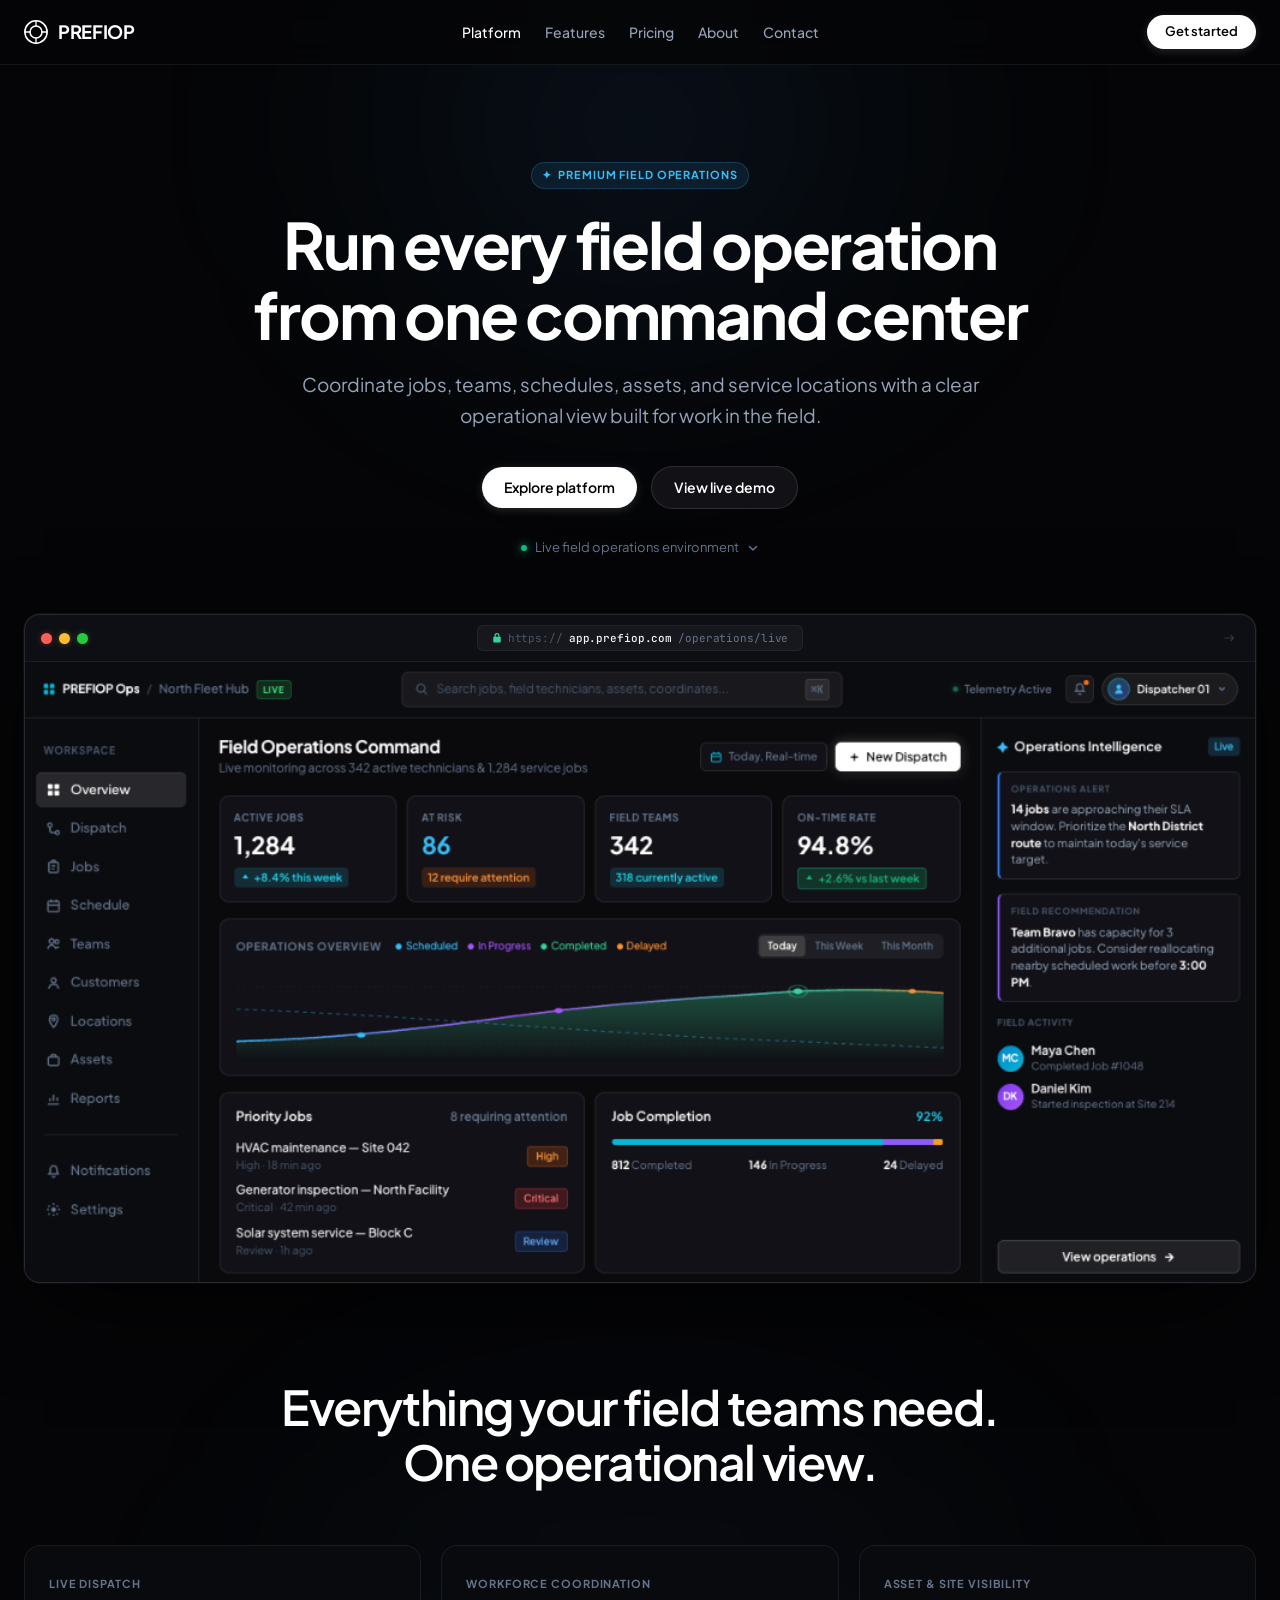
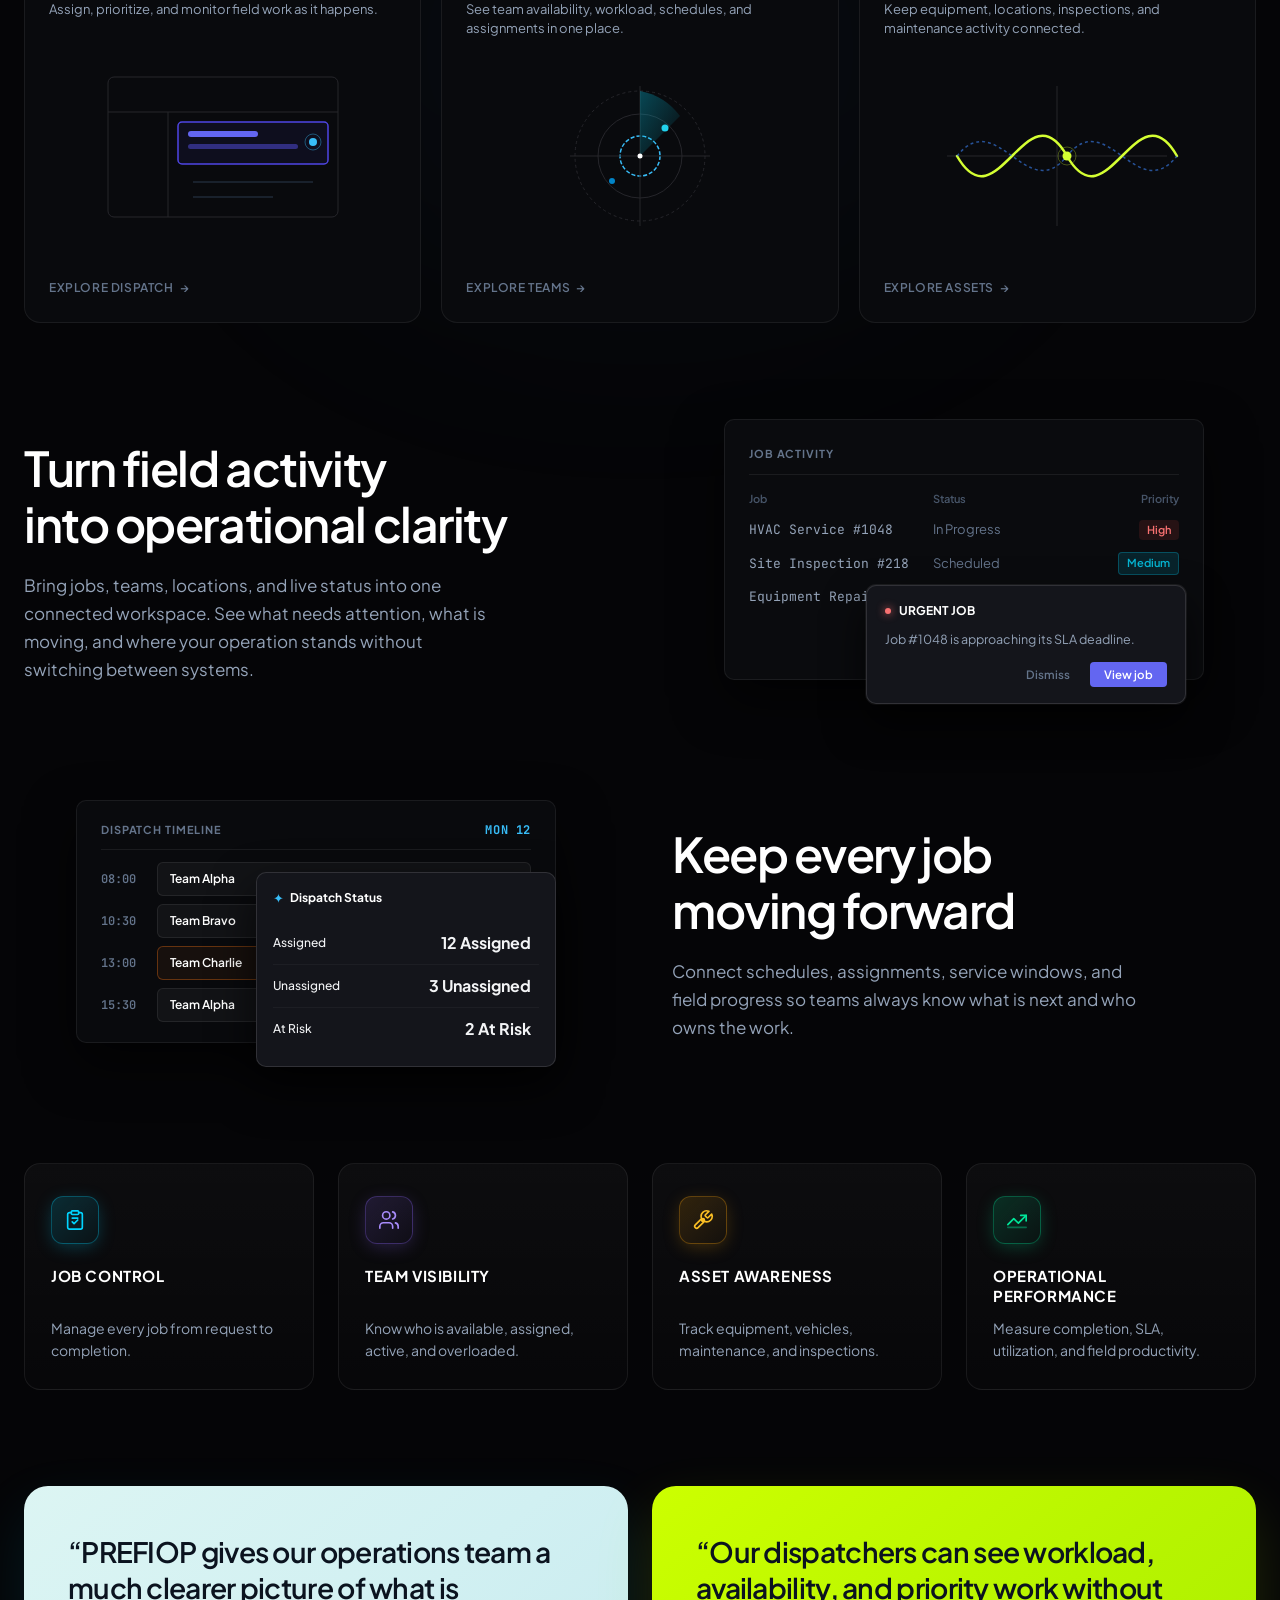
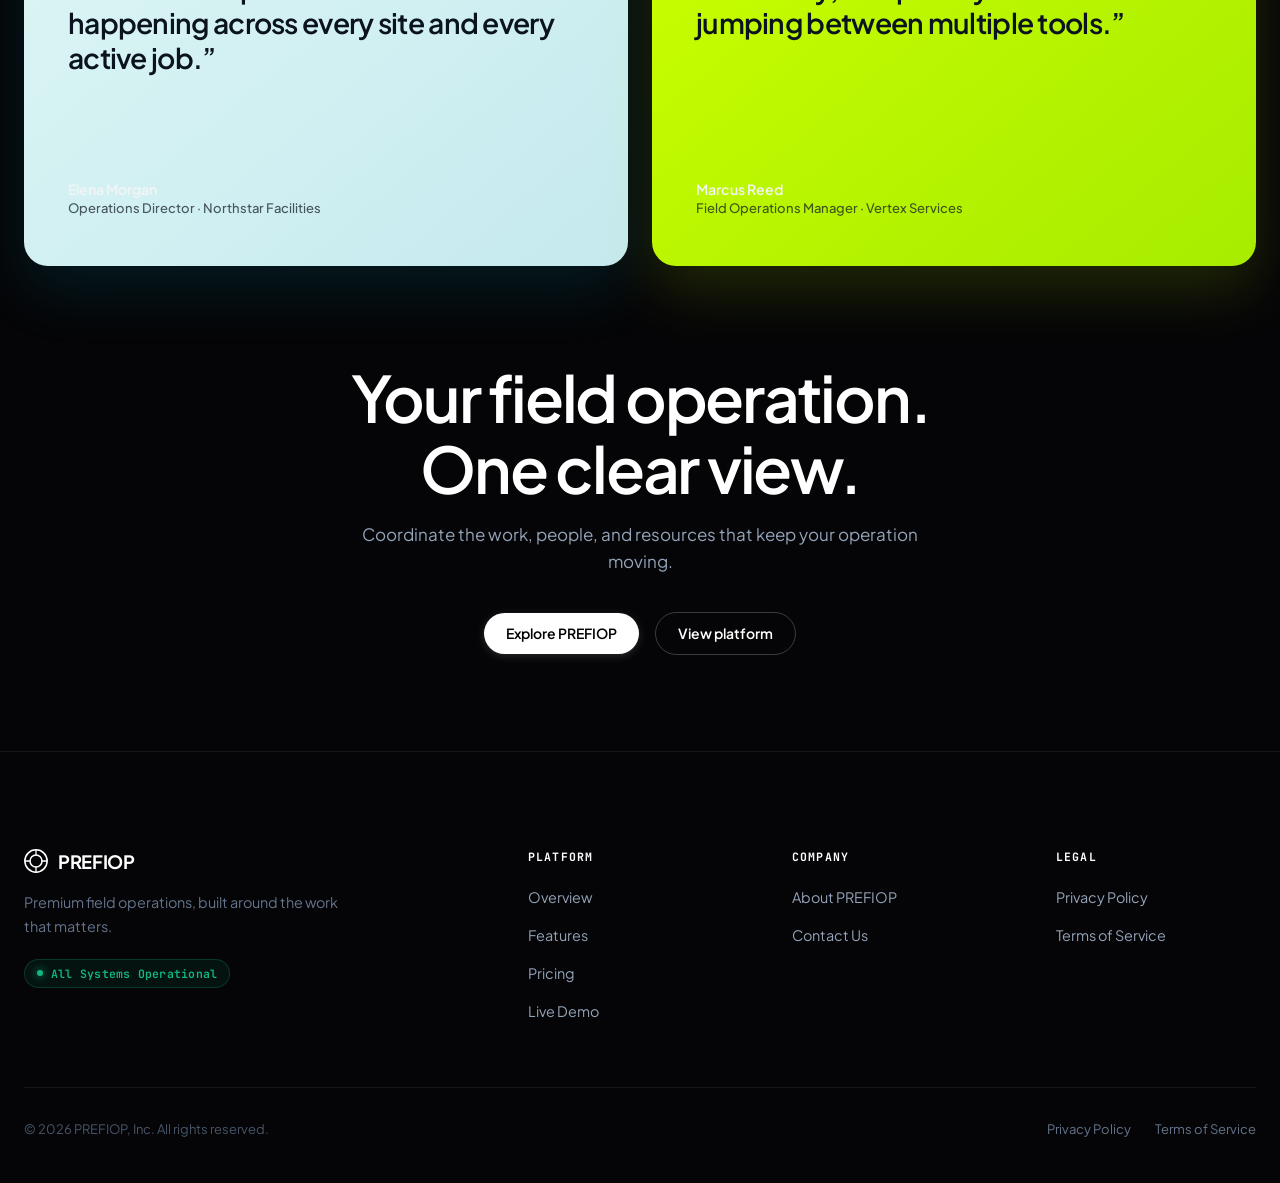
<file: index.html>
<!DOCTYPE html>
<html lang="en">
<head>
  <meta charset="UTF-8">
  <meta name="viewport" content="width=device-width, initial-scale=1.0">
  <title>PREFIOP — The Command Center for Modern Field Operations</title>
  <meta name="description" content="PREFIOP helps teams coordinate jobs, people, schedules, assets, customers, and locations from one operational workspace.">
  
  <!-- Modern Typography: Plus Jakarta Sans & Inter -->
  <link rel="preconnect" href="https://fonts.googleapis.com">
  <link rel="preconnect" href="https://fonts.gstatic.com" crossorigin>
  <link href="https://fonts.googleapis.com/css2?family=Plus+Jakarta+Sans:ital,wght@0,300;0,400;0,500;0,600;0,700;0,800;1,400;1,600&family=JetBrains+Mono:wght@400;500&display=swap" rel="stylesheet">
  <link rel="icon" type="image/svg+xml" href="assets/icons/favicon.svg">
  <link rel="stylesheet" href="assets/css/style.css">
</head>
<body>
  <!-- Ambient background glow effects -->
  <div class="ambient-glow ambient-glow-top" aria-hidden="true"></div>
  <div class="ambient-glow ambient-glow-middle" aria-hidden="true"></div>

  <!-- NAVIGATION HEADER -->
  <header class="site-header" id="header">
        <div class="header-container">
      <!-- Brand Logo -->
      <a href="index.html" class="brand-logo" aria-label="PREFIOP Home">
        <svg class="logo-mark" viewBox="0 0 28 28" fill="none" aria-hidden="true">
          <circle cx="14" cy="14" r="13" stroke="currentColor" stroke-width="1.75"/>
          <circle cx="14" cy="14" r="7" stroke="currentColor" stroke-width="1.75"/>
          <path d="M14 1V7M14 21V27M1 14H7M21 14H27" stroke="currentColor" stroke-width="1.5" stroke-linecap="round"/>
        </svg>
        <span class="logo-text">PREFIOP</span>
      </a>

      <!-- Desktop Navigation Menu -->
      <nav class="nav-links" id="primary-navigation" aria-label="Main Navigation">
        <a href="index.html" class="nav-link active">Platform</a>
        <a href="features.html" class="nav-link">Features</a>
        <a href="pricing.html" class="nav-link">Pricing</a>
        <a href="about.html" class="nav-link">About</a>
        <a href="contact.html" class="nav-link">Contact</a>
      </nav>

      <!-- Auth & CTA Actions -->
      <div class="header-actions">
        <a href="pricing.html" class="btn btn-primary btn-sm">Get started</a>
        
        <button class="mobile-menu-toggle" id="menuToggle" aria-label="Toggle navigation menu" aria-expanded="false">
          <span class="hamburger-bar"></span>
          <span class="hamburger-bar"></span>
        </button>
      </div>
    </div>

    <!-- Mobile Navigation Drawer -->
    <div class="mobile-drawer" id="mobileDrawer" aria-hidden="true">
      <div class="mobile-drawer-content">
        <nav class="mobile-nav-links">
          <a href="index.html" class="mobile-nav-link active">Platform</a>
          <a href="features.html" class="mobile-nav-link">Features</a>
          <a href="pricing.html" class="mobile-nav-link">Pricing</a>
          <a href="about.html" class="mobile-nav-link">About</a>
          <a href="contact.html" class="mobile-nav-link">Contact</a>
        </nav>
        <div class="mobile-drawer-actions">
          <a href="pricing.html" class="btn btn-primary" style="width: 100%; justify-content: center;">Get started</a>
        </div>
      </div>
    </div>
  </header>

  <main>
    <!-- HERO SECTION -->
    <section class="section hero-section" id="hero">
      <div class="hero-container">
        <div class="info-badge" style="margin: 0 auto 20px;">
          <span class="sparkle-icon">✦</span>
          <span>PREMIUM FIELD OPERATIONS</span>
        </div>

        <h1 class="hero-headline">
          Run every field operation<br>
          from one command center
        </h1>
        
        <p class="hero-subtitle">
          Coordinate jobs, teams, schedules, assets, and service locations with a clear operational view built for work in the field.
        </p>

        <div class="hero-cta-group">
          <a href="pricing.html" class="btn btn-primary">Explore platform</a>
          <a href="#interactive-demo" class="btn btn-secondary">View live demo</a>
        </div>

        <a href="#interactive-demo" class="live-demo-badge" id="demoLink">
          <span class="live-pulse"></span>
          <span>Live field operations environment</span>
          <svg class="dropdown-arrow" width="12" height="12" viewBox="0 0 12 12" fill="none">
            <path d="M2.5 4.5L6 8L9.5 4.5" stroke="currentColor" stroke-width="1.5" stroke-linecap="round" stroke-linejoin="round"/>
          </svg>
        </a>

        <!-- DASHBOARD PREVIEW INTERFACE -->
        <div class="dashboard-viewport" id="interactive-demo">
          <div class="dashboard-window">
            
            <!-- Separate Browser Window Chrome / Titlebar -->
            <div class="browser-window-bar" aria-label="Browser Window Controls">
              <div class="browser-bar-left">
                <div class="browser-dots" aria-hidden="true">
                  <span class="b-dot b-dot-close" title="Close"></span>
                  <span class="b-dot b-dot-minimize" title="Minimize"></span>
                  <span class="b-dot b-dot-maximize" title="Maximize"></span>
                </div>
              </div>

              <div class="browser-bar-center">
                <div class="browser-url-pill">
                  <svg class="browser-lock-icon" width="10" height="10" viewBox="0 0 16 16" fill="currentColor" aria-hidden="true">
                    <path d="M4 6V4a4 4 0 118 0v2h1a1 1 0 011 1v7a1 1 0 01-1 1H3a1 1 0 01-1-1V7a1 1 0 011-1h1zm2-2v2h4V4a2 2 0 10-4 0z"/>
                  </svg>
                  <span class="browser-url-protocol">https://</span><span class="browser-url-domain">app.prefiop.com</span><span class="browser-url-path">/operations/live</span>
                </div>
              </div>

              <div class="browser-bar-right" aria-hidden="true">
                <div class="browser-actions">
                  <span class="browser-action-icon">
                    <svg width="12" height="12" viewBox="0 0 16 16" fill="none" stroke="currentColor" stroke-width="1.5">
                      <path d="M2 8h12M10 4l4 4-4 4"/>
                    </svg>
                  </span>
                </div>
              </div>
            </div>

            <!-- Dashboard Image Preview inside Browser Window -->
            <div class="dashboard-preview-image-wrap">
              <img src="assets/images/dashboard-preview.png" alt="PREFIOP Field Operations Command Center Dashboard" class="dashboard-preview-img" width="1024" height="516" loading="eager">
            </div>
          </div>
        </div>
      </div>
    </section>

    <!-- SECTION 2: EVERYTHING YOUR FIELD TEAMS NEED / 3 BLUEPRINT CARDS -->
    <section class="section section-architecture" id="architecture">
      <div class="container">
        
        <div class="section-heading text-center">
          <h2 class="section-title">
            Everything your field teams need.<br>
            One operational view.
          </h2>
        </div>

        <div class="blueprint-grid">
          
          <!-- Card 1: LIVE DISPATCH -->
          <div class="blueprint-card">
            <div class="blueprint-header">
              <span class="blueprint-tag">LIVE DISPATCH</span>
              <p class="blueprint-desc">
                Assign, prioritize, and monitor field work as it happens.
              </p>
            </div>
            
            <div class="blueprint-visual">
              <div class="blueprint-canvas-frame">
                <svg viewBox="0 0 280 180" class="wireframe-svg" fill="none">
                  <!-- Structural Grid -->
                  <rect x="25" y="20" width="230" height="140" rx="6" stroke="#26262b" stroke-width="1"/>
                  <line x1="25" y1="55" x2="255" y2="55" stroke="#26262b" stroke-width="1"/>
                  <line x1="85" y1="55" x2="85" y2="160" stroke="#26262b" stroke-width="1"/>
                  
                  <!-- Highlighted active node card -->
                  <rect x="95" y="65" width="150" height="42" rx="4" stroke="#4f46e5" stroke-width="1.5" fill="rgba(79, 70, 229, 0.08)"/>
                  <rect x="105" y="74" width="70" height="6" rx="3" fill="#6366f1"/>
                  <rect x="105" y="87" width="110" height="5" rx="2.5" fill="#312e81"/>
                  
                  <!-- Blueprint Accent Lines -->
                  <line x1="110" y1="125" x2="230" y2="125" stroke="#1f2937" stroke-width="1.5"/>
                  <line x1="110" y1="140" x2="190" y2="140" stroke="#1f2937" stroke-width="1.5"/>

                  <!-- Active pulse badge -->
                  <circle cx="230" cy="85" r="4" fill="#38bdf8"/>
                  <circle cx="230" cy="85" r="8" stroke="#38bdf8" stroke-width="1" stroke-opacity="0.4"/>
                </svg>
              </div>
            </div>

            <div class="blueprint-footer">
              <a href="features.html#dispatch" class="explore-link">
                <span>EXPLORE DISPATCH</span>
                <span class="arrow">→</span>
              </a>
            </div>
          </div>

          <!-- Card 2: WORKFORCE COORDINATION -->
          <div class="blueprint-card">
            <div class="blueprint-header">
              <span class="blueprint-tag">WORKFORCE COORDINATION</span>
              <p class="blueprint-desc">
                See team availability, workload, schedules, and assignments in one place.
              </p>
            </div>
            
            <div class="blueprint-visual">
              <div class="blueprint-canvas-frame">
                <svg viewBox="0 0 280 180" class="radar-svg" fill="none">
                  <!-- Radar concentric circles -->
                  <circle cx="140" cy="90" r="65" stroke="#26262b" stroke-width="1" stroke-dasharray="3 3"/>
                  <circle cx="140" cy="90" r="42" stroke="#26262b" stroke-width="1"/>
                  <circle cx="140" cy="90" r="20" stroke="#38bdf8" stroke-width="1.5" stroke-dasharray="4 2"/>
                  
                  <!-- Axes -->
                  <line x1="140" y1="20" x2="140" y2="160" stroke="#26262b" stroke-width="1"/>
                  <line x1="70" y1="90" x2="210" y2="90" stroke="#26262b" stroke-width="1"/>
                  
                  <!-- Radar sweep arc / beam -->
                  <path d="M140 90 L180 50 A 65 65 0 0 0 140 25 Z" fill="url(#radarSweep)" opacity="0.45"/>
                  <defs>
                    <linearGradient id="radarSweep" x1="0" y1="0" x2="1" y2="1">
                      <stop offset="0%" stop-color="#06b6d4" stop-opacity="0.8"/>
                      <stop offset="100%" stop-color="#06b6d4" stop-opacity="0"/>
                    </linearGradient>
                  </defs>

                  <!-- Target points -->
                  <circle cx="165" cy="62" r="3.5" fill="#22d3ee"/>
                  <circle cx="112" cy="115" r="3" fill="#0284c7"/>
                  <circle cx="140" cy="90" r="2.5" fill="#ffffff"/>
                </svg>
              </div>
            </div>

            <div class="blueprint-footer">
              <a href="features.html#teams" class="explore-link">
                <span>EXPLORE TEAMS</span>
                <span class="arrow">→</span>
              </a>
            </div>
          </div>

          <!-- Card 3: ASSET & SITE VISIBILITY -->
          <div class="blueprint-card">
            <div class="blueprint-header">
              <span class="blueprint-tag">ASSET & SITE VISIBILITY</span>
              <p class="blueprint-desc">
                Keep equipment, locations, inspections, and maintenance activity connected.
              </p>
            </div>
            
            <div class="blueprint-visual">
              <div class="blueprint-canvas-frame">
                <svg viewBox="0 0 280 180" class="sine-svg" fill="none">
                  <!-- Grid -->
                  <line x1="30" y1="90" x2="250" y2="90" stroke="#26262b" stroke-width="1"/>
                  <line x1="140" y1="20" x2="140" y2="160" stroke="#26262b" stroke-width="1"/>
                  
                  <!-- Golden / Lime Harmonic Sine Curve -->
                  <path d="M40 90 C 80 160, 110 20, 150 90 C 190 160, 220 20, 260 90" stroke="#d4ff32" stroke-width="2.5" stroke-linecap="round"/>
                  
                  <!-- Blue Harmonic Counter Curve -->
                  <path d="M40 90 C 80 40, 110 140, 150 90 C 190 40, 220 140, 260 90" stroke="#3b82f6" stroke-width="1.5" stroke-dasharray="3 3" opacity="0.6"/>
                  
                  <!-- Equilibrium Intersection point -->
                  <circle cx="150" cy="90" r="4.5" fill="#d4ff32"/>
                  <circle cx="150" cy="90" r="9" stroke="#d4ff32" stroke-width="1" stroke-opacity="0.3"/>
                </svg>
              </div>
            </div>

            <div class="blueprint-footer">
              <a href="features.html#assets" class="explore-link">
                <span>EXPLORE ASSETS</span>
                <span class="arrow">→</span>
              </a>
            </div>
          </div>

        </div>
      </div>
    </section>

    <!-- SECTION 3: TURN FIELD ACTIVITY INTO OPERATIONAL CLARITY -->
    <section class="section section-feature-split" id="activity">
      <div class="container">
        <div class="feature-split-layout">
          
          <div class="feature-text-col">
            <h2 class="feature-heading">
              Turn field activity<br>
              into operational clarity
            </h2>
            <p class="feature-description">
              Bring jobs, teams, locations, and live status into one connected workspace. See what needs attention, what is moving, and where your operation stands without switching between systems.
            </p>
          </div>

          <div class="feature-visual-col">
            <div class="mockup-stack mockup-stack-signals">
              
              <!-- Background data classification table -->
              <div class="mockup-sheet">
                <div class="sheet-header">
                  <span class="sheet-title">JOB ACTIVITY</span>
                </div>
                
                <div class="sheet-table">
                  <div class="sheet-row header-row">
                    <span>Job</span>
                    <span>Status</span>
                    <span class="text-right">Priority</span>
                  </div>
                  <div class="sheet-row">
                    <span class="font-mono">HVAC Service #1048</span>
                    <span class="text-muted">In Progress</span>
                    <span class="text-right"><span class="badge-dot badge-red">High</span></span>
                  </div>
                  <div class="sheet-row">
                    <span class="font-mono">Site Inspection #218</span>
                    <span class="text-muted">Scheduled</span>
                    <span class="text-right"><span class="badge-dot badge-cyan">Medium</span></span>
                  </div>
                  <div class="sheet-row">
                    <span class="font-mono">Equipment Repair #903</span>
                    <span class="text-muted">At Risk</span>
                    <span class="text-right"><span class="badge-dot badge-red">Critical</span></span>
                  </div>
                </div>

                <div class="sheet-bottom-status">
                  <span class="status-lime-text">Live Sync Active</span>
                </div>
              </div>

              <!-- Overlapping floating alert card -->
              <div class="floating-alert-card">
                <div class="alert-top">
                  <div class="alert-label-group">
                    <span class="alert-dot-pulse"></span>
                    <span class="alert-title">URGENT JOB</span>
                  </div>
                </div>
                
                <p class="alert-msg">
                  Job #1048 is approaching its SLA deadline.
                </p>

                <div class="alert-actions">
                  <button class="btn btn-ghost-sm">Dismiss</button>
                  <button class="btn btn-purple-sm">View job</button>
                </div>
              </div>

            </div>
          </div>

        </div>
      </div>
    </section>

    <!-- SECTION 4: KEEP EVERY JOB MOVING FORWARD (LEFT FLOATING UI, RIGHT TEXT) -->
    <section class="section section-feature-split" id="schedule">
      <div class="container">
        <div class="feature-split-layout reverse-layout">
          
          <div class="feature-visual-col">
            <div class="mockup-stack mockup-stack-decisions">
              
              <!-- Field Schedule / Dispatch Timeline -->
              <div class="mockup-sheet dispatch-sheet">
                <div class="sheet-header" style="display: flex; justify-content: space-between; align-items: center; margin-bottom: 12px;">
                  <span class="sheet-title">DISPATCH TIMELINE</span>
                  <span style="font-size: 0.75rem; font-weight: 700; color: #38bdf8; letter-spacing: 0.05em; font-family: var(--font-mono, monospace);">MON 12</span>
                </div>
                
                <div class="dispatch-timeline">
                  <div class="timeline-entry">
                    <span class="timeline-time">08:00</span>
                    <div class="timeline-bar">
                      <span class="timeline-team">Team Alpha</span>
                      <span class="timeline-task">HVAC Service</span>
                    </div>
                  </div>
                  <div class="timeline-entry">
                    <span class="timeline-time">10:30</span>
                    <div class="timeline-bar">
                      <span class="timeline-team">Team Bravo</span>
                      <span class="timeline-task">Site Inspection</span>
                    </div>
                  </div>
                  <div class="timeline-entry">
                    <span class="timeline-time">13:00</span>
                    <div class="timeline-bar bar-alert">
                      <span class="timeline-team">Team Charlie</span>
                      <span class="timeline-task">Equipment Repair</span>
                    </div>
                  </div>
                  <div class="timeline-entry">
                    <span class="timeline-time">15:30</span>
                    <div class="timeline-bar">
                      <span class="timeline-team">Team Alpha</span>
                      <span class="timeline-task">Preventive Maintenance</span>
                    </div>
                  </div>
                </div>
              </div>

              <!-- Floating Dispatch Status Card Overlay -->
              <div class="floating-decision-card">
                <div class="decision-card-header">
                  <span class="decision-sparkle">✦</span>
                  <span class="decision-header-title">Dispatch Status</span>
                </div>

                <div class="decision-row-item">
                  <span class="row-label">Assigned</span>
                  <span class="metric-badge badge-teal" style="font-weight: 700; padding: 2px 8px;">12 Assigned</span>
                </div>

                <div class="decision-row-item">
                  <span class="row-label">Unassigned</span>
                  <span class="metric-badge badge-gray" style="font-weight: 700; padding: 2px 8px;">3 Unassigned</span>
                </div>

                <div class="decision-row-item">
                  <span class="row-label">At Risk</span>
                  <span class="metric-badge badge-orange" style="font-weight: 700; padding: 2px 8px;">2 At Risk</span>
                </div>
              </div>

            </div>
          </div>

          <div class="feature-text-col">
            <h2 class="feature-heading">
              Keep every job<br>
              moving forward
            </h2>
            <p class="feature-description">
              Connect schedules, assignments, service windows, and field progress so teams always know what is next and who owns the work.
            </p>
          </div>

        </div>
      </div>
    </section>

    <!-- SECTION 5: 4-COLUMN PILLARS -->
    <section class="section section-pillars" id="pillars">
      <div class="container">
        <div class="pillars-grid">
          
          <!-- Pillar 1: Job Control (Cyan) -->
          <div class="pillar-card pillar-cyan">
            <div class="pillar-icon-box" aria-hidden="true">
              <svg width="22" height="22" viewBox="0 0 24 24" fill="none" stroke="currentColor" stroke-width="1.8" stroke-linecap="round" stroke-linejoin="round">
                <path d="M16 4h2a2 2 0 0 1 2 2v14a2 2 0 0 1-2 2H6a2 2 0 0 1-2-2V6a2 2 0 0 1 2-2h2"/>
                <rect x="8" y="2" width="8" height="4" rx="1" ry="1"/>
                <path d="m9 14 2 2 4-4"/>
                <path d="M9 10h6"/>
              </svg>
            </div>
            <h3 class="pillar-title">JOB CONTROL</h3>
            <p class="pillar-desc">
              Manage every job from request to completion.
            </p>
          </div>

          <!-- Pillar 2: Team Visibility (Purple) -->
          <div class="pillar-card pillar-purple">
            <div class="pillar-icon-box" aria-hidden="true">
              <svg width="22" height="22" viewBox="0 0 24 24" fill="none" stroke="currentColor" stroke-width="1.8" stroke-linecap="round" stroke-linejoin="round">
                <path d="M16 21v-2a4 4 0 0 0-4-4H6a4 4 0 0 0-4 4v2"/>
                <circle cx="9" cy="7" r="4"/>
                <path d="M22 21v-2a4 4 0 0 0-3-3.87"/>
                <path d="M16 3.13a4 4 0 0 1 0 7.75"/>
              </svg>
            </div>
            <h3 class="pillar-title">TEAM VISIBILITY</h3>
            <p class="pillar-desc">
              Know who is available, assigned, active, and overloaded.
            </p>
          </div>

          <!-- Pillar 3: Asset Awareness (Amber) -->
          <div class="pillar-card pillar-amber">
            <div class="pillar-icon-box" aria-hidden="true">
              <svg width="22" height="22" viewBox="0 0 24 24" fill="none" stroke="currentColor" stroke-width="1.8" stroke-linecap="round" stroke-linejoin="round">
                <path d="M14.7 6.3a1 1 0 0 0 0 1.4l1.6 1.6a1 1 0 0 0 1.4 0l3.77-3.77a6 6 0 0 1-7.94 7.94l-6.91 6.91a2.12 2.12 0 0 1-3-3l6.91-6.91a6 6 0 0 1 7.94-7.94l-3.76 3.76z"/>
                <circle cx="12" cy="12" r="1.5" fill="currentColor"/>
              </svg>
            </div>
            <h3 class="pillar-title">ASSET AWARENESS</h3>
            <p class="pillar-desc">
              Track equipment, vehicles, maintenance, and inspections.
            </p>
          </div>

          <!-- Pillar 4: Operational Performance (Green) -->
          <div class="pillar-card pillar-green">
            <div class="pillar-icon-box" aria-hidden="true">
              <svg width="22" height="22" viewBox="0 0 24 24" fill="none" stroke="currentColor" stroke-width="1.8" stroke-linecap="round" stroke-linejoin="round">
                <polyline points="22 7 13.5 15.5 8.5 10.5 2 17"/>
                <polyline points="16 7 22 7 22 13"/>
                <path d="M2 20h20" stroke-opacity="0.4"/>
              </svg>
            </div>
            <h3 class="pillar-title">OPERATIONAL PERFORMANCE</h3>
            <p class="pillar-desc">
              Measure completion, SLA, utilization, and field productivity.
            </p>
          </div>

        </div>
      </div>
    </section>

    <!-- SECTION 6: HIGH-CONTRAST TESTIMONIAL CARDS -->
    <section class="section section-testimonials" id="testimonials">
      <div class="container">
        <div class="testimonials-grid">
          
          <!-- Testimonial Card 1 -->
          <div class="testimonial-card card-mint">
            <blockquote class="testimonial-quote">
              “PREFIOP gives our operations team a much clearer picture of what is happening across every site and every active job.”
            </blockquote>
            
            <div class="testimonial-author">
              <span class="author-name">Elena Morgan</span>
              <span class="author-title">Operations Director · Northstar Facilities</span>
            </div>
          </div>

          <!-- Testimonial Card 2 -->
          <div class="testimonial-card card-lime">
            <blockquote class="testimonial-quote">
              “Our dispatchers can see workload, availability, and priority work without jumping between multiple tools.”
            </blockquote>
            
            <div class="testimonial-author">
              <span class="author-name">Marcus Reed</span>
              <span class="author-title">Field Operations Manager · Vertex Services</span>
            </div>
          </div>

        </div>
      </div>
    </section>

    <!-- SECTION 7: FINAL CALL TO ACTION -->
    <section class="section section-bottom-cta" id="cta">
      <div class="container text-center">
        <h2 class="bottom-cta-heading">
          Your field operation.<br>
          One clear view.
        </h2>
        <p class="bottom-cta-subtext">
          Coordinate the work, people, and resources that keep your operation moving.
        </p>

        <div class="bottom-cta-buttons">
          <a href="pricing.html" class="btn btn-primary">Explore PREFIOP</a>
          <a href="#interactive-demo" class="btn btn-secondary-outline">View platform</a>
        </div>
      </div>
    </section>
  </main>

          <!-- FOOTER -->
  <footer class="site-footer" id="footer">
    <div class="container">
      <div class="footer-grid">
        
        <!-- Brand identity column -->
        <div class="footer-brand-col">
          <a href="index.html" class="brand-logo footer-logo" aria-label="PREFIOP Homepage">
            <svg class="logo-mark" viewBox="0 0 28 28" fill="none" aria-hidden="true">
              <circle cx="14" cy="14" r="13" stroke="currentColor" stroke-width="1.75"/>
              <circle cx="14" cy="14" r="7" stroke="currentColor" stroke-width="1.75"/>
              <path d="M14 1V7M14 21V27M1 14H7M21 14H27" stroke="currentColor" stroke-width="1.5" stroke-linecap="round"/>
            </svg>
            <span class="logo-text">PREFIOP</span>
          </a>
          <p class="footer-tagline">
            Premium field operations, built around the work that matters.
          </p>
          <div class="footer-status-indicator">
            <span class="status-dot"></span>
            <span class="status-label">All Systems Operational</span>
          </div>
        </div>

        <!-- Links Column 1: PLATFORM -->
        <div class="footer-links-col">
          <p class="footer-heading">PLATFORM</p>
          <ul class="footer-links-list">
            <li><a href="index.html">Overview</a></li>
            <li><a href="features.html">Features</a></li>
            <li><a href="pricing.html">Pricing</a></li>
            <li><a href="index.html#interactive-demo">Live Demo</a></li>
          </ul>
        </div>

        <!-- Links Column 2: COMPANY -->
        <div class="footer-links-col">
          <p class="footer-heading">COMPANY</p>
          <ul class="footer-links-list">
            <li><a href="about.html">About PREFIOP</a></li>
            <li><a href="contact.html">Contact Us</a></li>
          </ul>
        </div>

        <!-- Links Column 3: LEGAL -->
        <div class="footer-links-col">
          <p class="footer-heading">LEGAL</p>
          <ul class="footer-links-list">
            <li><a href="privacy.html">Privacy Policy</a></li>
            <li><a href="terms.html">Terms of Service</a></li>
          </ul>
        </div>

      </div>

      <!-- Bottom copyright & legal -->
      <div class="footer-bottom-bar">
        <p class="copyright-text">© 2026 PREFIOP, Inc. All rights reserved.</p>
        <div class="legal-links">
          <a href="privacy.html">Privacy Policy</a>
          <a href="terms.html">Terms of Service</a>
        </div>
      </div>
    </div>
  </footer>

  <script src="assets/js/script.js"></script>
</body>
</html>
</file>
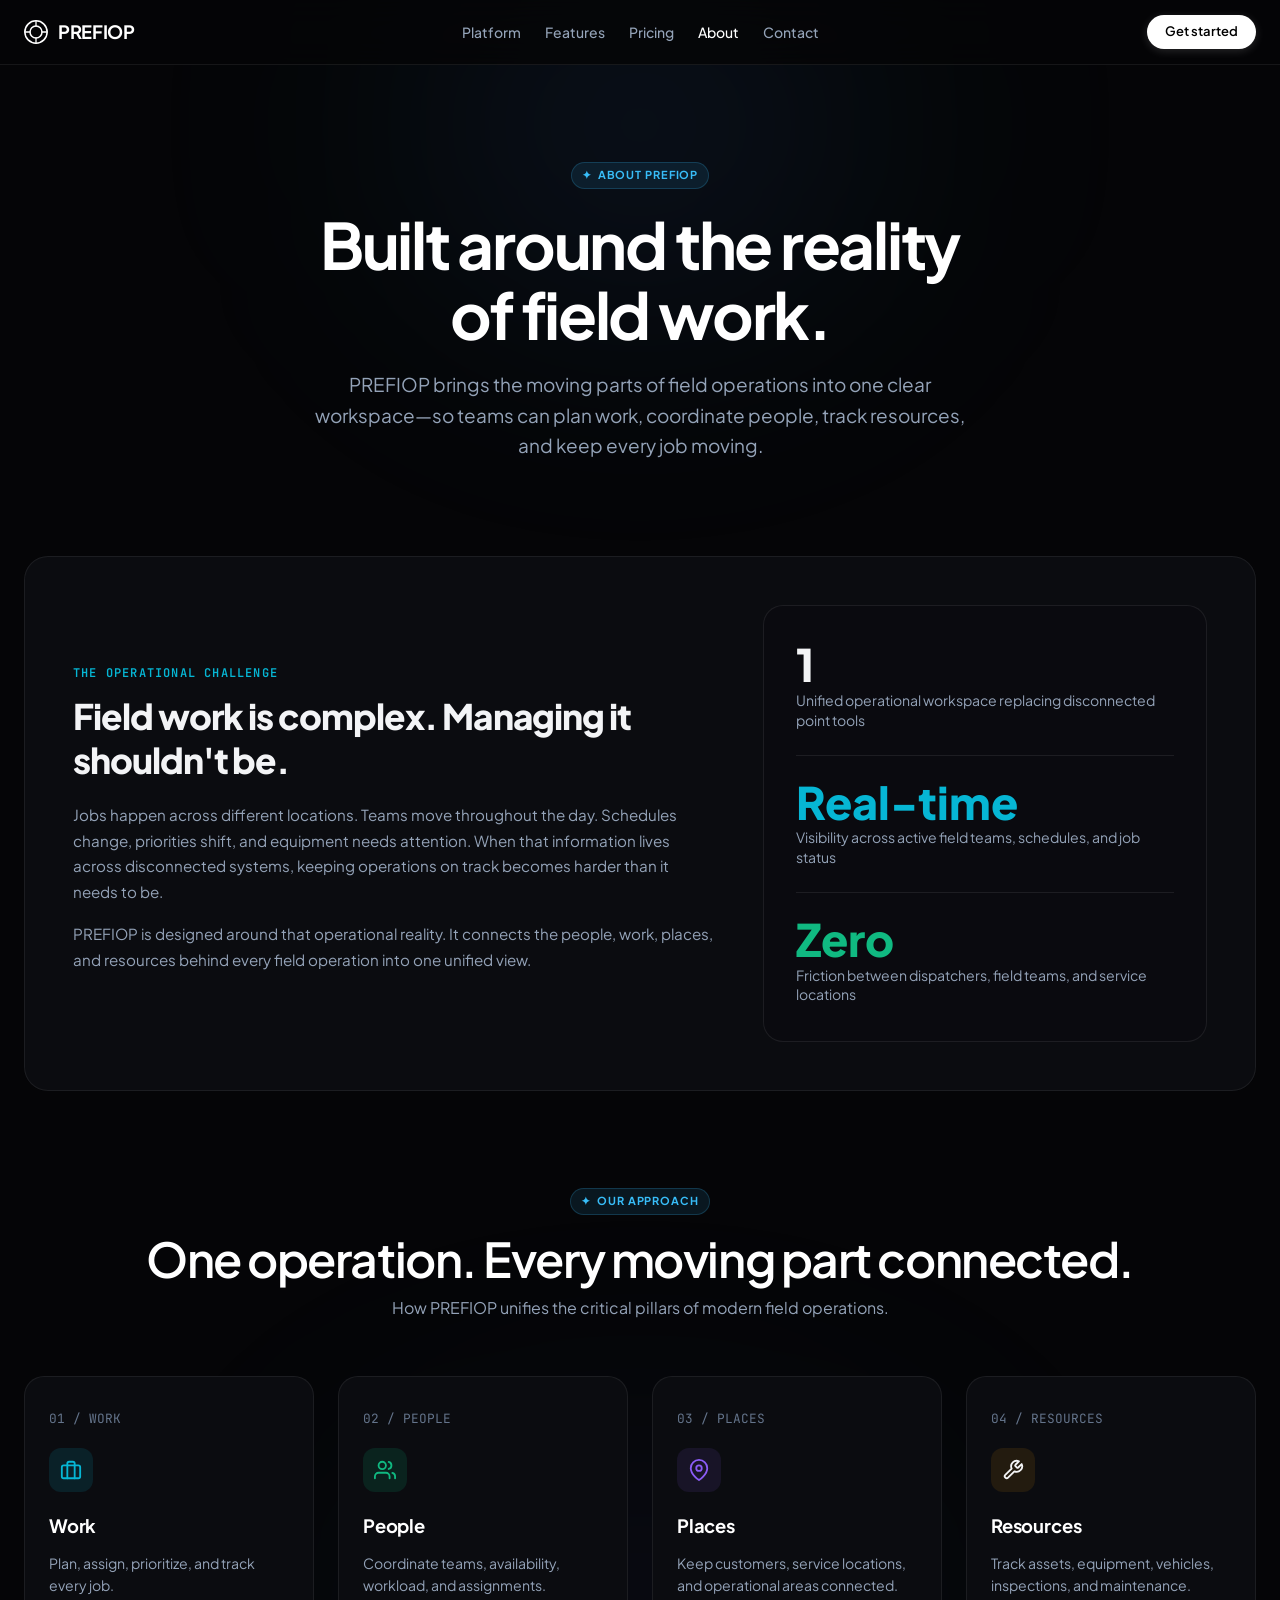
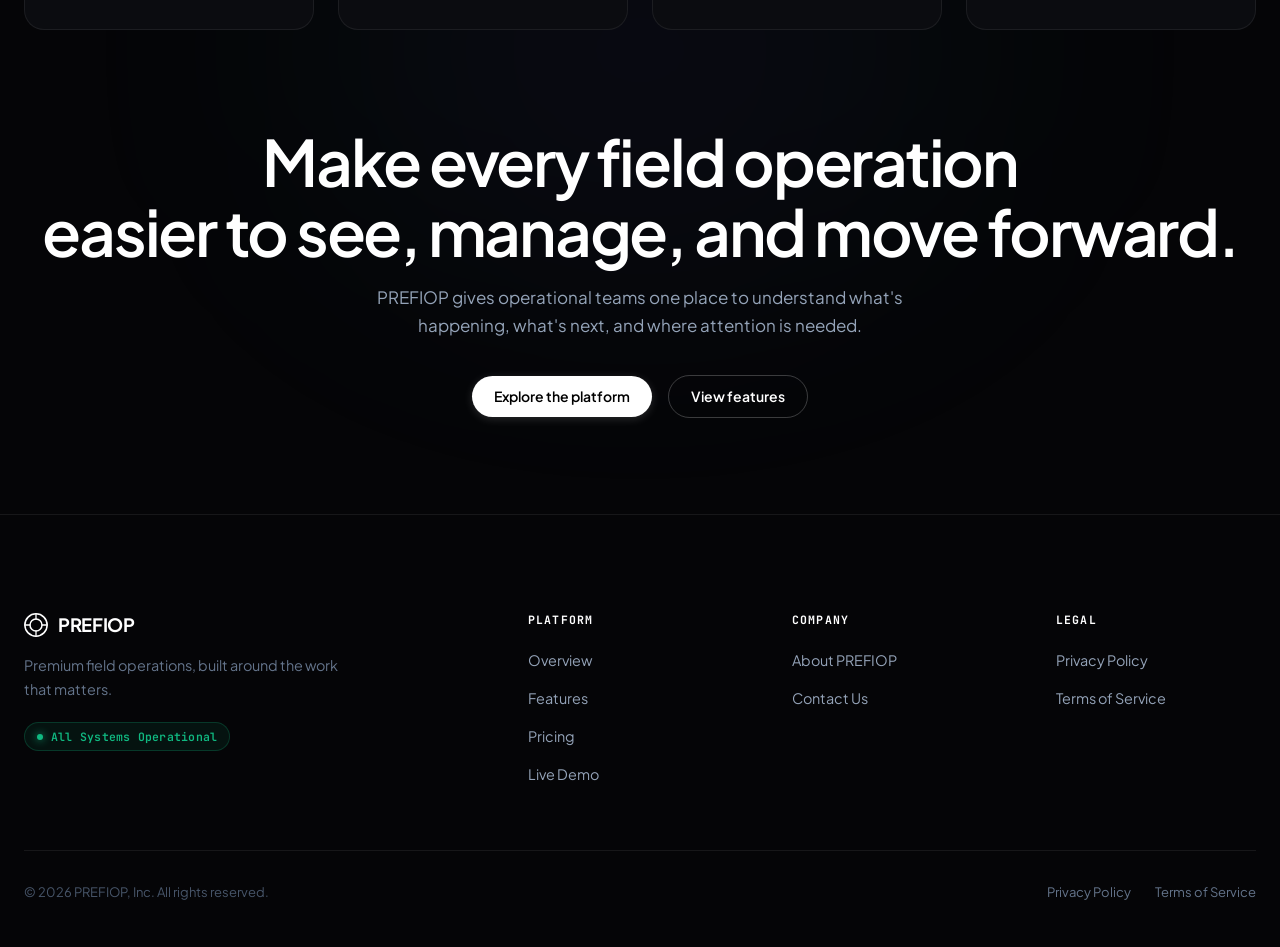
<file: about.html>
<!DOCTYPE html>
<html lang="en">
<head>
  <meta charset="UTF-8">
  <meta name="viewport" content="width=device-width, initial-scale=1.0">
  <title>About PREFIOP — Premium Field Operations</title>
  <meta name="description" content="Discover PREFIOP, a modern field operations platform designed to connect jobs, teams, assets, schedules, and service locations.">
  
  <!-- Modern Typography -->
  <link rel="preconnect" href="https://fonts.googleapis.com">
  <link rel="preconnect" href="https://fonts.gstatic.com" crossorigin>
  <link href="https://fonts.googleapis.com/css2?family=Plus+Jakarta+Sans:ital,wght@0,300;0,400;0,500;0,600;0,700;0,800;1,400;1,600&family=JetBrains+Mono:wght@400;500&display=swap" rel="stylesheet">
  <link rel="icon" type="image/svg+xml" href="assets/icons/favicon.svg">
  <link rel="stylesheet" href="assets/css/style.css">
</head>
<body>
  <!-- Ambient background glow effects -->
  <div class="ambient-glow ambient-glow-top" aria-hidden="true"></div>
  <div class="ambient-glow ambient-glow-middle" aria-hidden="true"></div>

  <!-- NAVIGATION HEADER -->
  <header class="site-header" id="header">
        <div class="header-container">
      <!-- Brand Logo -->
      <a href="index.html" class="brand-logo" aria-label="PREFIOP Home">
        <svg class="logo-mark" viewBox="0 0 28 28" fill="none" aria-hidden="true">
          <circle cx="14" cy="14" r="13" stroke="currentColor" stroke-width="1.75"/>
          <circle cx="14" cy="14" r="7" stroke="currentColor" stroke-width="1.75"/>
          <path d="M14 1V7M14 21V27M1 14H7M21 14H27" stroke="currentColor" stroke-width="1.5" stroke-linecap="round"/>
        </svg>
        <span class="logo-text">PREFIOP</span>
      </a>

      <!-- Desktop Navigation Menu -->
      <nav class="nav-links" id="primary-navigation" aria-label="Main Navigation">
        <a href="index.html" class="nav-link">Platform</a>
        <a href="features.html" class="nav-link">Features</a>
        <a href="pricing.html" class="nav-link">Pricing</a>
        <a href="about.html" class="nav-link active">About</a>
        <a href="contact.html" class="nav-link">Contact</a>
      </nav>

      <!-- Auth & CTA Actions -->
      <div class="header-actions">
        <a href="pricing.html" class="btn btn-primary btn-sm">Get started</a>
        
        <button class="mobile-menu-toggle" id="menuToggle" aria-label="Toggle navigation menu" aria-expanded="false">
          <span class="hamburger-bar"></span>
          <span class="hamburger-bar"></span>
        </button>
      </div>
    </div>

    <!-- Mobile Navigation Drawer -->
    <div class="mobile-drawer" id="mobileDrawer" aria-hidden="true">
      <div class="mobile-drawer-content">
        <nav class="mobile-nav-links">
          <a href="index.html" class="mobile-nav-link">Platform</a>
          <a href="features.html" class="mobile-nav-link">Features</a>
          <a href="pricing.html" class="mobile-nav-link">Pricing</a>
          <a href="about.html" class="mobile-nav-link active">About</a>
          <a href="contact.html" class="mobile-nav-link">Contact</a>
        </nav>
        <div class="mobile-drawer-actions">
          <a href="pricing.html" class="btn btn-primary" style="width: 100%; justify-content: center;">Get started</a>
        </div>
      </div>
    </div>
  </header>

  <main>
    <!-- ABOUT HERO SECTION -->
    <section class="section about-hero-section">
      <div class="container text-center">
        <div class="info-badge" style="margin: 0 auto 20px;">
          <span class="sparkle-icon">✦</span>
          <span>ABOUT PREFIOP</span>
        </div>

        <h1 class="about-headline">
          Built around the reality<br class="desktop-br">
          of field work.
        </h1>

        <p class="about-subtext">
          PREFIOP brings the moving parts of field operations into one clear workspace—so teams can plan work, coordinate people, track resources, and keep every job moving.
        </p>
      </div>
    </section>

    <!-- THE PROBLEM SECTION -->
    <section class="section about-story-section">
      <div class="container">
        <div class="about-story-card">
          <div class="story-content-grid">
            <div class="story-text-side">
              <span class="section-tag-label">THE OPERATIONAL CHALLENGE</span>
              <h2 class="story-heading">Field work is complex. Managing it shouldn't be.</h2>
              <p class="story-para">
                Jobs happen across different locations. Teams move throughout the day. Schedules change, priorities shift, and equipment needs attention. When that information lives across disconnected systems, keeping operations on track becomes harder than it needs to be.
              </p>
              <p class="story-para">
                PREFIOP is designed around that operational reality. It connects the people, work, places, and resources behind every field operation into one unified view.
              </p>
            </div>
            
            <div class="story-visual-side">
              <div class="story-stat-card">
                <div class="stat-highlight-item">
                  <span class="stat-big-num">1</span>
                  <span class="stat-big-label">Unified operational workspace replacing disconnected point tools</span>
                </div>
                <div class="stat-card-divider"></div>
                <div class="stat-highlight-item">
                  <span class="stat-big-num stat-accent-cyan">Real-time</span>
                  <span class="stat-big-label">Visibility across active field teams, schedules, and job status</span>
                </div>
                <div class="stat-card-divider"></div>
                <div class="stat-highlight-item">
                  <span class="stat-big-num stat-accent-green">Zero</span>
                  <span class="stat-big-label">Friction between dispatchers, field teams, and service locations</span>
                </div>
              </div>
            </div>
          </div>
        </div>
      </div>
    </section>

    <!-- OUR APPROACH SECTION -->
    <section class="section about-principles-section" id="approach">
      <div class="container">
        <div class="section-heading text-center">
          <div class="info-badge" style="margin: 0 auto 16px;">
            <span class="sparkle-icon">✦</span>
            <span>OUR APPROACH</span>
          </div>
          <h2 class="section-title">One operation. Every moving part connected.</h2>
          <p class="section-matrix-sub">How PREFIOP unifies the critical pillars of modern field operations.</p>
        </div>

        <div class="principles-grid">
          
          <div class="principle-card">
            <div class="principle-num">01 / WORK</div>
            <div class="principle-icon-wrap icon-cyan">
              <svg width="22" height="22" viewBox="0 0 24 24" fill="none" stroke="currentColor" stroke-width="2" stroke-linecap="round" stroke-linejoin="round">
                <rect x="2" y="7" width="20" height="14" rx="2" ry="2"/>
                <path d="M16 21V5a2 2 0 0 0-2-2h-4a2 2 0 0 0-2 2v16"/>
              </svg>
            </div>
            <h3 class="principle-title">Work</h3>
            <p class="principle-desc">
              Plan, assign, prioritize, and track every job.
            </p>
          </div>

          <div class="principle-card">
            <div class="principle-num">02 / PEOPLE</div>
            <div class="principle-icon-wrap icon-green">
              <svg width="22" height="22" viewBox="0 0 24 24" fill="none" stroke="currentColor" stroke-width="2" stroke-linecap="round" stroke-linejoin="round">
                <path d="M17 21v-2a4 4 0 0 0-4-4H5a4 4 0 0 0-4 4v2"/>
                <circle cx="9" cy="7" r="4"/>
                <path d="M23 21v-2a4 4 0 0 0-3-3.87"/>
                <path d="M16 3.13a4 4 0 0 1 0 7.75"/>
              </svg>
            </div>
            <h3 class="principle-title">People</h3>
            <p class="principle-desc">
              Coordinate teams, availability, workload, and assignments.
            </p>
          </div>

          <div class="principle-card">
            <div class="principle-num">03 / PLACES</div>
            <div class="principle-icon-wrap icon-purple">
              <svg width="22" height="22" viewBox="0 0 24 24" fill="none" stroke="currentColor" stroke-width="2" stroke-linecap="round" stroke-linejoin="round">
                <path d="M21 10c0 7-9 13-9 13s-9-6-9-13a9 9 0 0 1 18 0z"/>
                <circle cx="12" cy="10" r="3"/>
              </svg>
            </div>
            <h3 class="principle-title">Places</h3>
            <p class="principle-desc">
              Keep customers, service locations, and operational areas connected.
            </p>
          </div>

          <div class="principle-card">
            <div class="principle-num">04 / RESOURCES</div>
            <div class="principle-icon-wrap icon-amber">
              <svg width="22" height="22" viewBox="0 0 24 24" fill="none" stroke="currentColor" stroke-width="2" stroke-linecap="round" stroke-linejoin="round">
                <path d="M14.7 6.3a1 1 0 0 0 0 1.4l1.6 1.6a1 1 0 0 0 1.4 0l3.77-3.77a6 6 0 0 1-7.94 7.94l-6.91 6.91a2.12 2.12 0 0 1-3-3l6.91-6.91a6 6 0 0 1 7.94-7.94l-3.76 3.76z"/>
              </svg>
            </div>
            <h3 class="principle-title">Resources</h3>
            <p class="principle-desc">
              Track assets, equipment, vehicles, inspections, and maintenance.
            </p>
          </div>

        </div>
      </div>
    </section>
    <!-- FINAL CALL TO ACTION -->
    <section class="section section-bottom-cta">
      <div class="container text-center">
        <h2 class="bottom-cta-heading">
          Make every field operation<br>
          easier to see, manage, and move forward.
        </h2>
        <p class="bottom-cta-subtext">
          PREFIOP gives operational teams one place to understand what's happening, what's next, and where attention is needed.
        </p>
        <div class="bottom-cta-buttons">
          <a href="pricing.html" class="btn btn-primary">Explore the platform</a>
          <a href="features.html" class="btn btn-secondary-outline">View features</a>
        </div>
      </div>
    </section>
  </main>

          <!-- FOOTER -->
  <footer class="site-footer" id="footer">
    <div class="container">
      <div class="footer-grid">
        
        <!-- Brand identity column -->
        <div class="footer-brand-col">
          <a href="index.html" class="brand-logo footer-logo" aria-label="PREFIOP Homepage">
            <svg class="logo-mark" viewBox="0 0 28 28" fill="none" aria-hidden="true">
              <circle cx="14" cy="14" r="13" stroke="currentColor" stroke-width="1.75"/>
              <circle cx="14" cy="14" r="7" stroke="currentColor" stroke-width="1.75"/>
              <path d="M14 1V7M14 21V27M1 14H7M21 14H27" stroke="currentColor" stroke-width="1.5" stroke-linecap="round"/>
            </svg>
            <span class="logo-text">PREFIOP</span>
          </a>
          <p class="footer-tagline">
            Premium field operations, built around the work that matters.
          </p>
          <div class="footer-status-indicator">
            <span class="status-dot"></span>
            <span class="status-label">All Systems Operational</span>
          </div>
        </div>

        <!-- Links Column 1: PLATFORM -->
        <div class="footer-links-col">
          <p class="footer-heading">PLATFORM</p>
          <ul class="footer-links-list">
            <li><a href="index.html">Overview</a></li>
            <li><a href="features.html">Features</a></li>
            <li><a href="pricing.html">Pricing</a></li>
            <li><a href="index.html#interactive-demo">Live Demo</a></li>
          </ul>
        </div>

        <!-- Links Column 2: COMPANY -->
        <div class="footer-links-col">
          <p class="footer-heading">COMPANY</p>
          <ul class="footer-links-list">
            <li><a href="about.html">About PREFIOP</a></li>
            <li><a href="contact.html">Contact Us</a></li>
          </ul>
        </div>

        <!-- Links Column 3: LEGAL -->
        <div class="footer-links-col">
          <p class="footer-heading">LEGAL</p>
          <ul class="footer-links-list">
            <li><a href="privacy.html">Privacy Policy</a></li>
            <li><a href="terms.html">Terms of Service</a></li>
          </ul>
        </div>

      </div>

      <!-- Bottom copyright & legal -->
      <div class="footer-bottom-bar">
        <p class="copyright-text">© 2026 PREFIOP, Inc. All rights reserved.</p>
        <div class="legal-links">
          <a href="privacy.html">Privacy Policy</a>
          <a href="terms.html">Terms of Service</a>
        </div>
      </div>
    </div>
  </footer>

  <script src="assets/js/script.js"></script>
</body>
</html>
</file>
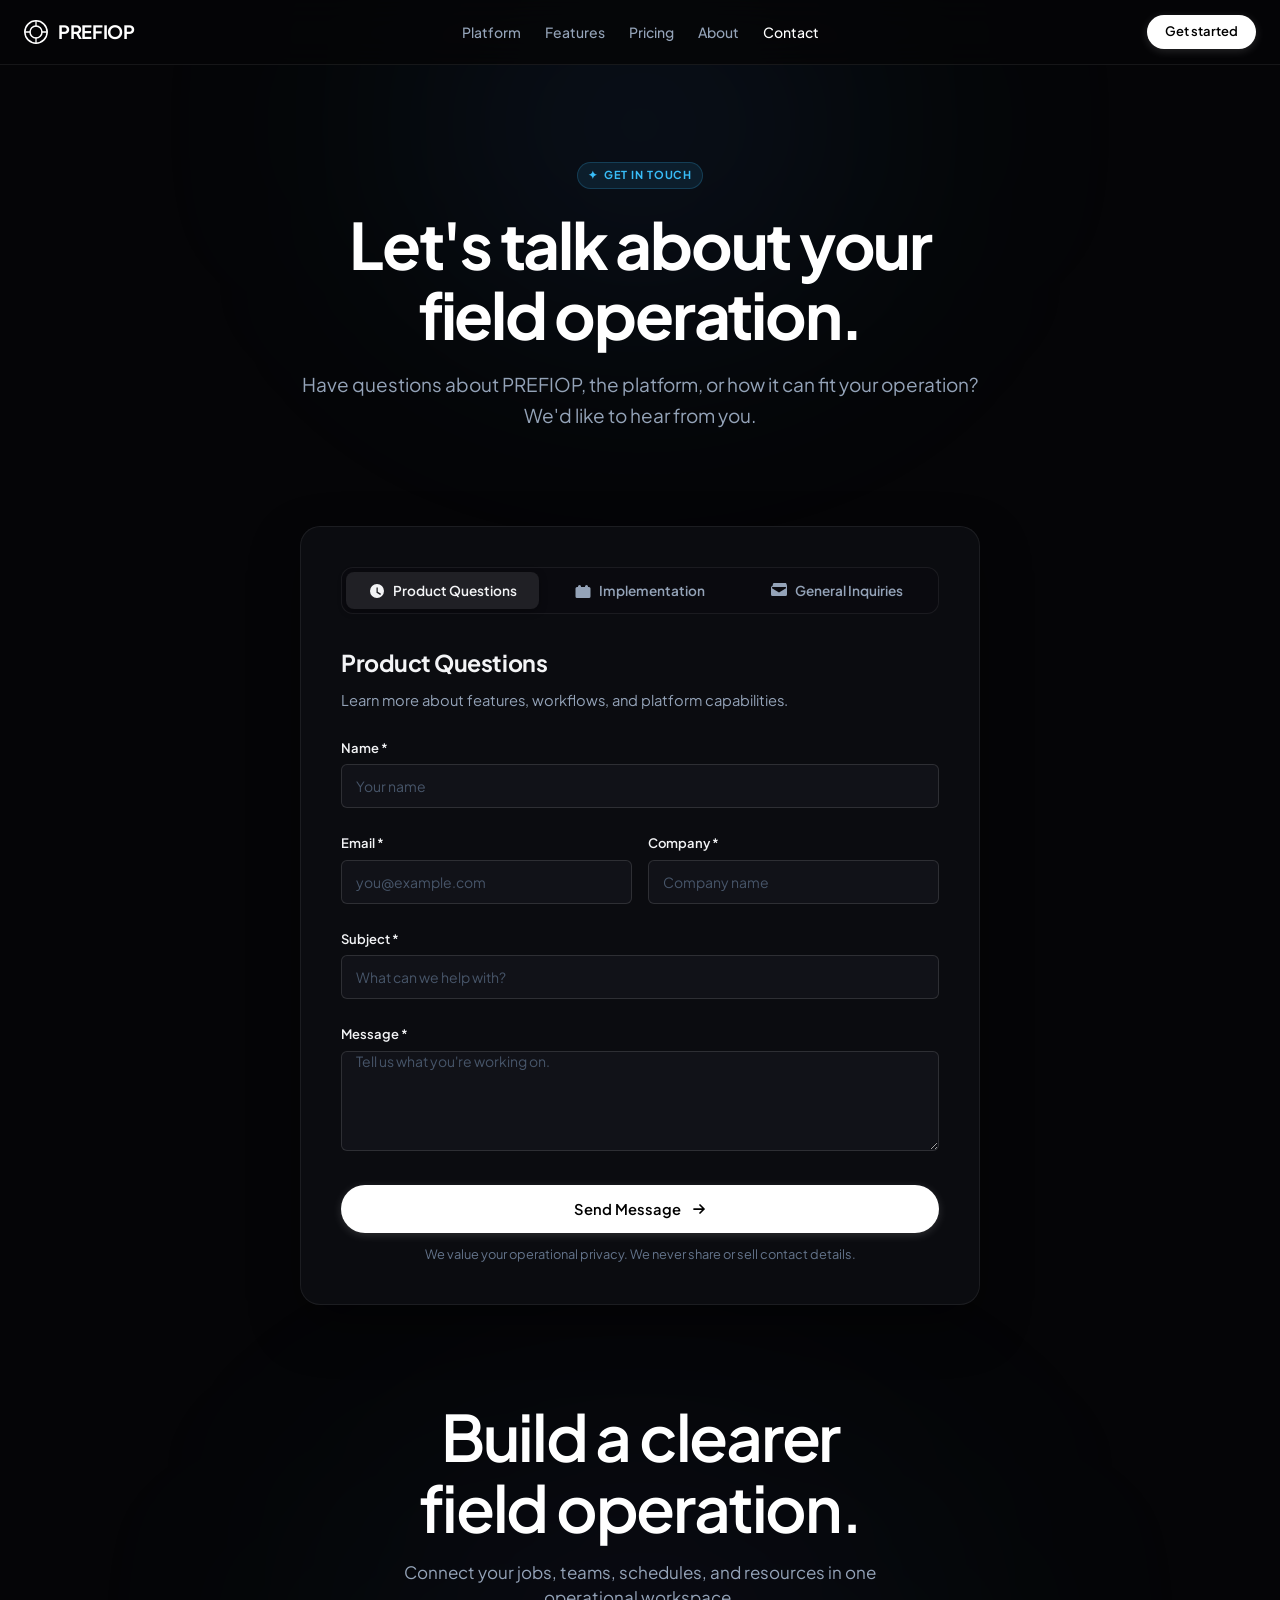
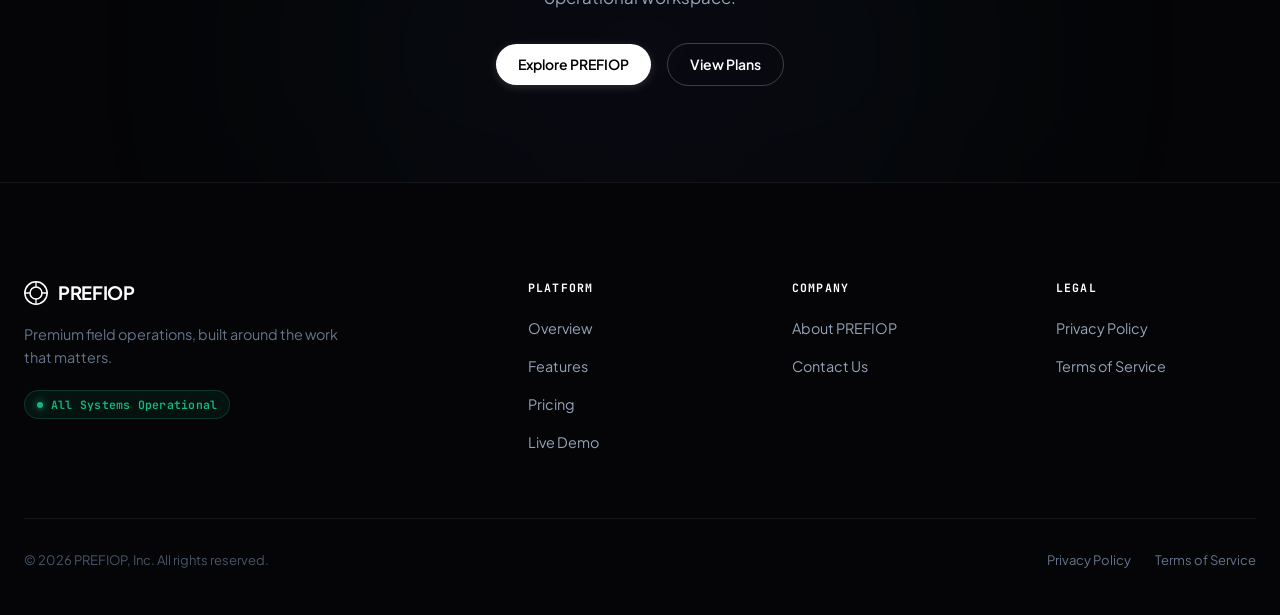
<file: contact.html>
<!DOCTYPE html>
<html lang="en">
<head>
  <meta charset="UTF-8">
  <meta name="viewport" content="width=device-width, initial-scale=1.0">
  <title>Contact — PREFIOP Premium Field Operations</title>
  <meta name="description" content="Have questions about PREFIOP, the platform, or how it can fit your operation? We'd like to hear from you.">
  
  <!-- Modern Typography -->
  <link rel="preconnect" href="https://fonts.googleapis.com">
  <link rel="preconnect" href="https://fonts.gstatic.com" crossorigin>
  <link href="https://fonts.googleapis.com/css2?family=Plus+Jakarta+Sans:ital,wght@0,300;0,400;0,500;0,600;0,700;0,800;1,400;1,600&family=JetBrains+Mono:wght@400;500&display=swap" rel="stylesheet">
  <link rel="icon" type="image/svg+xml" href="assets/icons/favicon.svg">
  <link rel="stylesheet" href="assets/css/style.css">
</head>
<body>
  <!-- Ambient background glow effects -->
  <div class="ambient-glow ambient-glow-top" aria-hidden="true"></div>
  <div class="ambient-glow ambient-glow-middle" aria-hidden="true"></div>

  <!-- NAVIGATION HEADER -->
  <header class="site-header" id="header">
        <div class="header-container">
      <!-- Brand Logo -->
      <a href="index.html" class="brand-logo" aria-label="PREFIOP Home">
        <svg class="logo-mark" viewBox="0 0 28 28" fill="none" aria-hidden="true">
          <circle cx="14" cy="14" r="13" stroke="currentColor" stroke-width="1.75"/>
          <circle cx="14" cy="14" r="7" stroke="currentColor" stroke-width="1.75"/>
          <path d="M14 1V7M14 21V27M1 14H7M21 14H27" stroke="currentColor" stroke-width="1.5" stroke-linecap="round"/>
        </svg>
        <span class="logo-text">PREFIOP</span>
      </a>

      <!-- Desktop Navigation Menu -->
      <nav class="nav-links" id="primary-navigation" aria-label="Main Navigation">
        <a href="index.html" class="nav-link">Platform</a>
        <a href="features.html" class="nav-link">Features</a>
        <a href="pricing.html" class="nav-link">Pricing</a>
        <a href="about.html" class="nav-link">About</a>
        <a href="contact.html" class="nav-link active">Contact</a>
      </nav>

      <!-- Auth & CTA Actions -->
      <div class="header-actions">
        <a href="pricing.html" class="btn btn-primary btn-sm">Get started</a>
        
        <button class="mobile-menu-toggle" id="menuToggle" aria-label="Toggle navigation menu" aria-expanded="false">
          <span class="hamburger-bar"></span>
          <span class="hamburger-bar"></span>
        </button>
      </div>
    </div>

    <!-- Mobile Navigation Drawer -->
    <div class="mobile-drawer" id="mobileDrawer" aria-hidden="true">
      <div class="mobile-drawer-content">
        <nav class="mobile-nav-links">
          <a href="index.html" class="mobile-nav-link">Platform</a>
          <a href="features.html" class="mobile-nav-link">Features</a>
          <a href="pricing.html" class="mobile-nav-link">Pricing</a>
          <a href="about.html" class="mobile-nav-link">About</a>
          <a href="contact.html" class="mobile-nav-link active">Contact</a>
        </nav>
        <div class="mobile-drawer-actions">
          <a href="pricing.html" class="btn btn-primary" style="width: 100%; justify-content: center;">Get started</a>
        </div>
      </div>
    </div>
  </header>

  <main>
    <!-- CONTACT HERO SECTION -->
    <section class="section contact-hero-section">
      <div class="container text-center">
        <div class="info-badge" style="margin: 0 auto 20px;">
          <span class="sparkle-icon">✦</span>
          <span>GET IN TOUCH</span>
        </div>

        <h1 class="contact-headline">
          Let's talk about your<br class="desktop-br">
          field operation.
        </h1>

        <p class="contact-subtext">
          Have questions about PREFIOP, the platform, or how it can fit your operation? We'd like to hear from you.
        </p>
      </div>
    </section>

    <!-- CONTACT MAIN GRID -->
    <section class="section contact-main-section">
      <div class="container">
        
        <!-- CONTACT FORM (CENTER ALIGNED SINGLE COLUMN) -->
        <div class="contact-form-container" style="max-width: 680px; margin: 0 auto;">
          <div class="contact-form-card">
            
            <!-- Topic Switcher Tabs -->
            <div class="contact-topic-tabs" role="tablist" aria-label="Contact Inquiries">
              <button type="button" class="topic-tab active" role="tab" aria-selected="true" data-topic="product">
                <svg class="tab-icon" width="16" height="16" viewBox="0 0 16 16" fill="currentColor">
                  <path d="M8 1a7 7 0 100 14A7 7 0 008 1zm.75 3.5v4.25l3.25 1.95-.75 1.23-3.75-2.25V4.5h1.25z"/>
                </svg>
                <span>Product Questions</span>
              </button>
              <button type="button" class="topic-tab" role="tab" aria-selected="false" data-topic="implementation">
                <svg class="tab-icon" width="16" height="16" viewBox="0 0 16 16" fill="currentColor">
                  <path d="M11.5 2a1.5 1.5 0 00-1.5 1.5v.5h-4v-.5a1.5 1.5 0 00-3 0v.5H2A1.5 1.5 0 00.5 5.5v8A1.5 1.5 0 002 15h12a1.5 1.5 0 001.5-1.5v-8A1.5 1.5 0 0014 4h-1v-.5a1.5 1.5 0 00-1.5-1.5z"/>
                </svg>
                <span>Implementation</span>
              </button>
              <button type="button" class="topic-tab" role="tab" aria-selected="false" data-topic="general">
                <svg class="tab-icon" width="16" height="16" viewBox="0 0 16 16" fill="currentColor">
                  <path d="M1.5 3A1.5 1.5 0 000 4.5v7A1.5 1.5 0 001.5 13h13a1.5 1.5 0 001.5-1.5v-7A1.5 1.5 0 001.5 3h-13zm0 1h13a.5.5 0 01.5.5v.724l-7 4.375-7-4.375V4.5a.5.5 0 01.5-.5z"/>
                </svg>
                <span>General Inquiries</span>
              </button>
            </div>

            <div class="form-header-intro">
              <h2 class="form-title" id="formTopicTitle">Product Questions</h2>
              <p class="form-subtitle" id="formTopicSubtitle">
                Learn more about features, workflows, and platform capabilities.
              </p>
            </div>

            <!-- Contact Form -->
            <form class="contact-form" id="contactForm" novalidate>
              <div class="form-group">
                <label for="contactName" class="form-label">Name <span class="required-star">*</span></label>
                <input type="text" id="contactName" name="name" class="form-input" placeholder="Your name" required autocomplete="name">
                <span class="field-error-msg" id="contactNameError"></span>
              </div>

              <div class="form-row-two">
                <div class="form-group">
                  <label for="contactEmail" class="form-label">Email <span class="required-star">*</span></label>
                  <input type="email" id="contactEmail" name="email" class="form-input" placeholder="you@example.com" required autocomplete="email">
                  <span class="field-error-msg" id="contactEmailError"></span>
                </div>
                <div class="form-group">
                  <label for="contactCompany" class="form-label">Company <span class="required-star">*</span></label>
                  <input type="text" id="contactCompany" name="company" class="form-input" placeholder="Company name" required autocomplete="organization">
                  <span class="field-error-msg" id="contactCompanyError"></span>
                </div>
              </div>

              <div class="form-group">
                <label for="contactSubject" class="form-label">Subject <span class="required-star">*</span></label>
                <input type="text" id="contactSubject" name="subject" class="form-input" placeholder="What can we help with?" required>
                <span class="field-error-msg" id="contactSubjectError"></span>
              </div>

              <div class="form-group">
                <label for="contactMessage" class="form-label">Message <span class="required-star">*</span></label>
                <textarea id="contactMessage" name="message" class="form-input form-textarea" rows="4" placeholder="Tell us what you're working on." required></textarea>
                <span class="field-error-msg" id="contactMessageError"></span>
              </div>

              <div class="form-actions-row">
                <button type="submit" class="btn btn-primary btn-block btn-lg" id="contactSubmitBtn">
                  <span class="btn-text">Send Message</span>
                  <svg class="btn-arrow" width="16" height="16" viewBox="0 0 16 16" fill="none">
                    <path d="M3 8h10M9 4l4 4-4 4" stroke="currentColor" stroke-width="1.75" stroke-linecap="round" stroke-linejoin="round"/>
                  </svg>
                </button>
                <p class="form-privacy-note">
                  We value your operational privacy. We never share or sell contact details.
                </p>
              </div>

              <!-- Submission Success State (Revealed via JS) -->
              <div class="form-success-banner" id="contactSuccessBanner" style="display: none;" role="status">
                <div class="success-icon-wrap">
                  <svg width="24" height="24" viewBox="0 0 24 24" fill="none">
                    <circle cx="12" cy="12" r="11" stroke="#00e599" stroke-width="2"/>
                    <path d="M7 12l3.5 3.5 7-7" stroke="#00e599" stroke-width="2.5" stroke-linecap="round" stroke-linejoin="round"/>
                  </svg>
                </div>
                <div class="success-text-wrap">
                  <p class="success-title">Message sent successfully</p>
                  <p class="success-desc">
                    Thank you, <strong id="successRecipientName">there</strong>. A PREFIOP field operations specialist has received your message and will be in touch shortly.
                  </p>
                </div>
              </div>

            </form>
          </div>
        </div>
      </div>
    </section>

    <!-- FINAL CALL TO ACTION -->
    <section class="section section-bottom-cta">
      <div class="container text-center">
        <h2 class="bottom-cta-heading">
          Build a clearer<br>
          field operation.
        </h2>
        <p class="section-subtext" style="max-width: 560px; margin: 16px auto 32px; color: var(--text-secondary); font-size: 1.0625rem;">
          Connect your jobs, teams, schedules, and resources in one operational workspace.
        </p>
        <div class="bottom-cta-buttons">
          <a href="index.html" class="btn btn-primary">Explore PREFIOP</a>
          <a href="pricing.html" class="btn btn-secondary-outline">View Plans</a>
        </div>
      </div>
    </section>
  </main>

          <!-- FOOTER -->
  <footer class="site-footer" id="footer">
    <div class="container">
      <div class="footer-grid">
        
        <!-- Brand identity column -->
        <div class="footer-brand-col">
          <a href="index.html" class="brand-logo footer-logo" aria-label="PREFIOP Homepage">
            <svg class="logo-mark" viewBox="0 0 28 28" fill="none" aria-hidden="true">
              <circle cx="14" cy="14" r="13" stroke="currentColor" stroke-width="1.75"/>
              <circle cx="14" cy="14" r="7" stroke="currentColor" stroke-width="1.75"/>
              <path d="M14 1V7M14 21V27M1 14H7M21 14H27" stroke="currentColor" stroke-width="1.5" stroke-linecap="round"/>
            </svg>
            <span class="logo-text">PREFIOP</span>
          </a>
          <p class="footer-tagline">
            Premium field operations, built around the work that matters.
          </p>
          <div class="footer-status-indicator">
            <span class="status-dot"></span>
            <span class="status-label">All Systems Operational</span>
          </div>
        </div>

        <!-- Links Column 1: PLATFORM -->
        <div class="footer-links-col">
          <p class="footer-heading">PLATFORM</p>
          <ul class="footer-links-list">
            <li><a href="index.html">Overview</a></li>
            <li><a href="features.html">Features</a></li>
            <li><a href="pricing.html">Pricing</a></li>
            <li><a href="index.html#interactive-demo">Live Demo</a></li>
          </ul>
        </div>

        <!-- Links Column 2: COMPANY -->
        <div class="footer-links-col">
          <p class="footer-heading">COMPANY</p>
          <ul class="footer-links-list">
            <li><a href="about.html">About PREFIOP</a></li>
            <li><a href="contact.html">Contact Us</a></li>
          </ul>
        </div>

        <!-- Links Column 3: LEGAL -->
        <div class="footer-links-col">
          <p class="footer-heading">LEGAL</p>
          <ul class="footer-links-list">
            <li><a href="privacy.html">Privacy Policy</a></li>
            <li><a href="terms.html">Terms of Service</a></li>
          </ul>
        </div>

      </div>

      <!-- Bottom copyright & legal -->
      <div class="footer-bottom-bar">
        <p class="copyright-text">© 2026 PREFIOP, Inc. All rights reserved.</p>
        <div class="legal-links">
          <a href="privacy.html">Privacy Policy</a>
          <a href="terms.html">Terms of Service</a>
        </div>
      </div>
    </div>
  </footer>

  <script src="assets/js/script.js"></script>
</body>
</html>
</file>
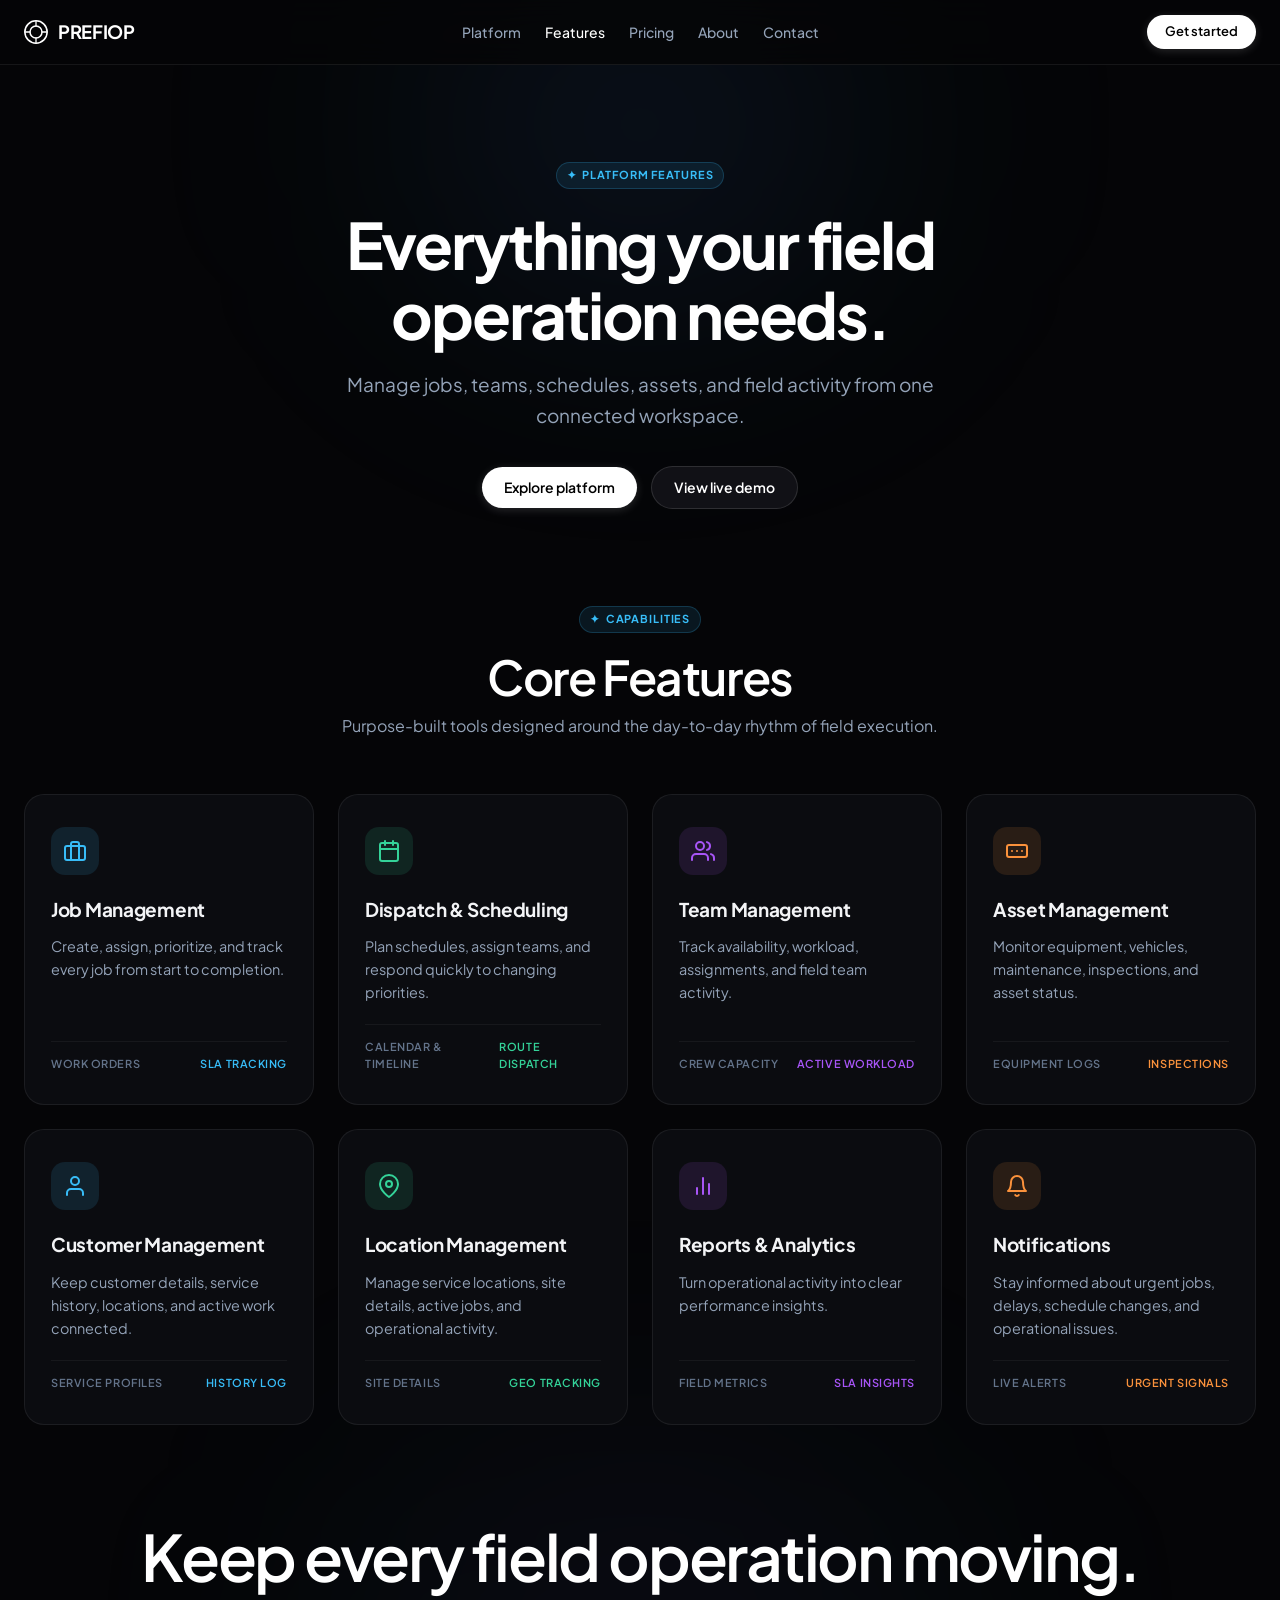
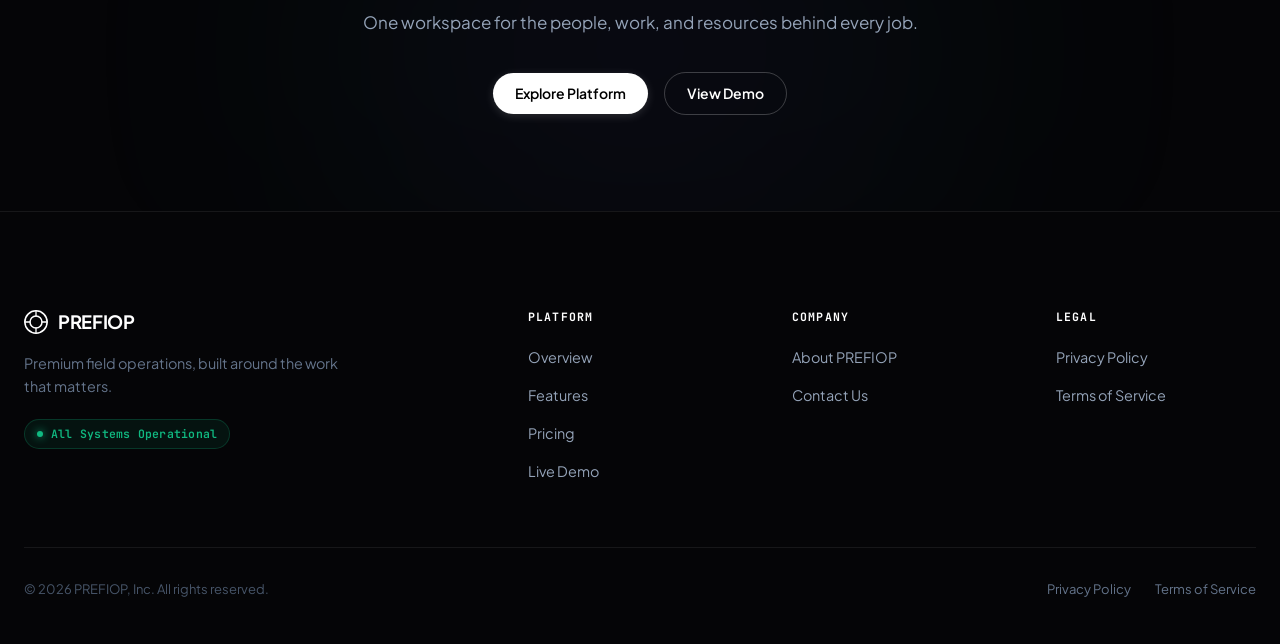
<file: features.html>
<!DOCTYPE html>
<html lang="en">
<head>
  <meta charset="UTF-8">
  <meta name="viewport" content="width=device-width, initial-scale=1.0">
  <title>Features — PREFIOP Premium Field Operations</title>
  <meta name="description" content="Manage jobs, teams, schedules, assets, and field activity from one connected workspace. Explore all PREFIOP platform features.">
  
  <!-- Modern Typography -->
  <link rel="preconnect" href="https://fonts.googleapis.com">
  <link rel="preconnect" href="https://fonts.gstatic.com" crossorigin>
  <link href="https://fonts.googleapis.com/css2?family=Plus+Jakarta+Sans:ital,wght@0,300;0,400;0,500;0,600;0,700;0,800;1,400;1,600&family=JetBrains+Mono:wght@400;500&display=swap" rel="stylesheet">
  <link rel="icon" type="image/svg+xml" href="assets/icons/favicon.svg">
  <link rel="stylesheet" href="assets/css/style.css">
</head>
<body>
  <!-- Ambient background glow effects -->
  <div class="ambient-glow ambient-glow-top" aria-hidden="true"></div>
  <div class="ambient-glow ambient-glow-middle" aria-hidden="true"></div>

  <!-- NAVIGATION HEADER -->
  <header class="site-header" id="header">
        <div class="header-container">
      <!-- Brand Logo -->
      <a href="index.html" class="brand-logo" aria-label="PREFIOP Home">
        <svg class="logo-mark" viewBox="0 0 28 28" fill="none" aria-hidden="true">
          <circle cx="14" cy="14" r="13" stroke="currentColor" stroke-width="1.75"/>
          <circle cx="14" cy="14" r="7" stroke="currentColor" stroke-width="1.75"/>
          <path d="M14 1V7M14 21V27M1 14H7M21 14H27" stroke="currentColor" stroke-width="1.5" stroke-linecap="round"/>
        </svg>
        <span class="logo-text">PREFIOP</span>
      </a>

      <!-- Desktop Navigation Menu -->
      <nav class="nav-links" id="primary-navigation" aria-label="Main Navigation">
        <a href="index.html" class="nav-link">Platform</a>
        <a href="features.html" class="nav-link active">Features</a>
        <a href="pricing.html" class="nav-link">Pricing</a>
        <a href="about.html" class="nav-link">About</a>
        <a href="contact.html" class="nav-link">Contact</a>
      </nav>

      <!-- Auth & CTA Actions -->
      <div class="header-actions">
        <a href="pricing.html" class="btn btn-primary btn-sm">Get started</a>
        
        <button class="mobile-menu-toggle" id="menuToggle" aria-label="Toggle navigation menu" aria-expanded="false">
          <span class="hamburger-bar"></span>
          <span class="hamburger-bar"></span>
        </button>
      </div>
    </div>

    <!-- Mobile Navigation Drawer -->
    <div class="mobile-drawer" id="mobileDrawer" aria-hidden="true">
      <div class="mobile-drawer-content">
        <nav class="mobile-nav-links">
          <a href="index.html" class="mobile-nav-link">Platform</a>
          <a href="features.html" class="mobile-nav-link active">Features</a>
          <a href="pricing.html" class="mobile-nav-link">Pricing</a>
          <a href="about.html" class="mobile-nav-link">About</a>
          <a href="contact.html" class="mobile-nav-link">Contact</a>
        </nav>
        <div class="mobile-drawer-actions">
          <a href="pricing.html" class="btn btn-primary" style="width: 100%; justify-content: center;">Get started</a>
        </div>
      </div>
    </div>
  </header>

  <main>
    <!-- HERO SECTION -->
    <section class="section features-hero-section">
      <div class="container text-center">
        <div class="info-badge" style="margin: 0 auto 20px;">
          <span class="sparkle-icon">✦</span>
          <span>PLATFORM FEATURES</span>
        </div>

        <h1 class="features-headline">
          Everything your field<br class="desktop-br">
          operation needs.
        </h1>

        <p class="features-subtext">
          Manage jobs, teams, schedules, assets, and field activity from one connected workspace.
        </p>

        <div class="hero-cta-group" style="margin-top: 32px; justify-content: center;">
          <a href="pricing.html" class="btn btn-primary">Explore platform</a>
          <a href="index.html#interactive-demo" class="btn btn-secondary">View live demo</a>
        </div>
      </div>
    </section>

    <!-- CORE FEATURES SECTION -->
    <section class="section features-grid-section" id="core-features">
      <div class="container">
        <div class="section-heading text-center">
          <div class="info-badge" style="margin: 0 auto 16px;">
            <span class="sparkle-icon">✦</span>
            <span>CAPABILITIES</span>
          </div>
          <h2 class="section-title">Core Features</h2>
          <p class="section-matrix-sub">Purpose-built tools designed around the day-to-day rhythm of field execution.</p>
        </div>

        <div class="core-features-grid">
          
          <!-- Feature 1: Job Management -->
          <div class="core-feature-card">
            <div class="core-feature-icon-wrap" style="background: rgba(56, 189, 248, 0.12); color: #38bdf8;">
              <svg width="24" height="24" viewBox="0 0 24 24" fill="none" stroke="currentColor" stroke-width="2" stroke-linecap="round" stroke-linejoin="round">
                <rect x="2" y="7" width="20" height="14" rx="2" ry="2"/>
                <path d="M16 21V5a2 2 0 0 0-2-2h-4a2 2 0 0 0-2 2v16"/>
              </svg>
            </div>
            <h3 class="core-feature-title">Job Management</h3>
            <p class="core-feature-desc">
              Create, assign, prioritize, and track every job from start to completion.
            </p>
            <div class="core-feature-meta">
              <span>WORK ORDERS</span>
              <span style="color: #38bdf8;">SLA TRACKING</span>
            </div>
          </div>

          <!-- Feature 2: Dispatch & Scheduling -->
          <div class="core-feature-card" id="dispatch">
            <div class="core-feature-icon-wrap" style="background: rgba(52, 211, 153, 0.12); color: #34d399;">
              <svg width="24" height="24" viewBox="0 0 24 24" fill="none" stroke="currentColor" stroke-width="2" stroke-linecap="round" stroke-linejoin="round">
                <rect x="3" y="4" width="18" height="18" rx="2" ry="2"/>
                <line x1="16" y1="2" x2="16" y2="6"/>
                <line x1="8" y1="2" x2="8" y2="6"/>
                <line x1="3" y1="10" x2="21" y2="10"/>
              </svg>
            </div>
            <h3 class="core-feature-title">Dispatch & Scheduling</h3>
            <p class="core-feature-desc">
              Plan schedules, assign teams, and respond quickly to changing priorities.
            </p>
            <div class="core-feature-meta">
              <span>CALENDAR & TIMELINE</span>
              <span style="color: #34d399;">ROUTE DISPATCH</span>
            </div>
          </div>

          <!-- Feature 3: Team Management -->
          <div class="core-feature-card" id="teams">
            <div class="core-feature-icon-wrap" style="background: rgba(168, 85, 247, 0.12); color: #a855f7;">
              <svg width="24" height="24" viewBox="0 0 24 24" fill="none" stroke="currentColor" stroke-width="2" stroke-linecap="round" stroke-linejoin="round">
                <path d="M17 21v-2a4 4 0 0 0-4-4H5a4 4 0 0 0-4 4v2"/>
                <circle cx="9" cy="7" r="4"/>
                <path d="M23 21v-2a4 4 0 0 0-3-3.87"/>
                <path d="M16 3.13a4 4 0 0 1 0 7.75"/>
              </svg>
            </div>
            <h3 class="core-feature-title">Team Management</h3>
            <p class="core-feature-desc">
              Track availability, workload, assignments, and field team activity.
            </p>
            <div class="core-feature-meta">
              <span>CREW CAPACITY</span>
              <span style="color: #a855f7;">ACTIVE WORKLOAD</span>
            </div>
          </div>

          <!-- Feature 4: Asset Management -->
          <div class="core-feature-card" id="assets">
            <div class="core-feature-icon-wrap" style="background: rgba(251, 146, 60, 0.12); color: #fb923c;">
              <svg width="24" height="24" viewBox="0 0 24 24" fill="none" stroke="currentColor" stroke-width="2" stroke-linecap="round" stroke-linejoin="round">
                <rect x="2" y="6" width="20" height="12" rx="2"/>
                <path d="M12 12h.01"/>
                <path d="M17 12h.01"/>
                <path d="M7 12h.01"/>
              </svg>
            </div>
            <h3 class="core-feature-title">Asset Management</h3>
            <p class="core-feature-desc">
              Monitor equipment, vehicles, maintenance, inspections, and asset status.
            </p>
            <div class="core-feature-meta">
              <span>EQUIPMENT LOGS</span>
              <span style="color: #fb923c;">INSPECTIONS</span>
            </div>
          </div>

          <!-- Feature 5: Customer Management -->
          <div class="core-feature-card">
            <div class="core-feature-icon-wrap" style="background: rgba(56, 189, 248, 0.12); color: #38bdf8;">
              <svg width="24" height="24" viewBox="0 0 24 24" fill="none" stroke="currentColor" stroke-width="2" stroke-linecap="round" stroke-linejoin="round">
                <path d="M20 21v-2a4 4 0 0 0-4-4H8a4 4 0 0 0-4 4v2"/>
                <circle cx="12" cy="7" r="4"/>
              </svg>
            </div>
            <h3 class="core-feature-title">Customer Management</h3>
            <p class="core-feature-desc">
              Keep customer details, service history, locations, and active work connected.
            </p>
            <div class="core-feature-meta">
              <span>SERVICE PROFILES</span>
              <span style="color: #38bdf8;">HISTORY LOG</span>
            </div>
          </div>

          <!-- Feature 6: Location Management -->
          <div class="core-feature-card">
            <div class="core-feature-icon-wrap" style="background: rgba(52, 211, 153, 0.12); color: #34d399;">
              <svg width="24" height="24" viewBox="0 0 24 24" fill="none" stroke="currentColor" stroke-width="2" stroke-linecap="round" stroke-linejoin="round">
                <path d="M21 10c0 7-9 13-9 13s-9-6-9-13a9 9 0 0 1 18 0z"/>
                <circle cx="12" cy="10" r="3"/>
              </svg>
            </div>
            <h3 class="core-feature-title">Location Management</h3>
            <p class="core-feature-desc">
              Manage service locations, site details, active jobs, and operational activity.
            </p>
            <div class="core-feature-meta">
              <span>SITE DETAILS</span>
              <span style="color: #34d399;">GEO TRACKING</span>
            </div>
          </div>

          <!-- Feature 7: Reports & Analytics -->
          <div class="core-feature-card">
            <div class="core-feature-icon-wrap" style="background: rgba(168, 85, 247, 0.12); color: #a855f7;">
              <svg width="24" height="24" viewBox="0 0 24 24" fill="none" stroke="currentColor" stroke-width="2" stroke-linecap="round" stroke-linejoin="round">
                <line x1="18" y1="20" x2="18" y2="10"/>
                <line x1="12" y1="20" x2="12" y2="4"/>
                <line x1="6" y1="20" x2="6" y2="14"/>
              </svg>
            </div>
            <h3 class="core-feature-title">Reports & Analytics</h3>
            <p class="core-feature-desc">
              Turn operational activity into clear performance insights.
            </p>
            <div class="core-feature-meta">
              <span>FIELD METRICS</span>
              <span style="color: #a855f7;">SLA INSIGHTS</span>
            </div>
          </div>

          <!-- Feature 8: Notifications -->
          <div class="core-feature-card">
            <div class="core-feature-icon-wrap" style="background: rgba(251, 146, 60, 0.12); color: #fb923c;">
              <svg width="24" height="24" viewBox="0 0 24 24" fill="none" stroke="currentColor" stroke-width="2" stroke-linecap="round" stroke-linejoin="round">
                <path d="M18 8A6 6 0 0 0 6 8c0 7-3 9-3 9h18s-3-2-3-9"/>
                <path d="M13.73 21a2 2 0 0 1-3.46 0"/>
              </svg>
            </div>
            <h3 class="core-feature-title">Notifications</h3>
            <p class="core-feature-desc">
              Stay informed about urgent jobs, delays, schedule changes, and operational issues.
            </p>
            <div class="core-feature-meta">
              <span>LIVE ALERTS</span>
              <span style="color: #fb923c;">URGENT SIGNALS</span>
            </div>
          </div>

        </div>
      </div>
    </section>

    <!-- FINAL CALL TO ACTION -->
    <section class="section section-bottom-cta">
      <div class="container text-center">
        <h2 class="bottom-cta-heading">
          Keep every field operation moving.
        </h2>
        <p class="bottom-cta-subtext">
          One workspace for the people, work, and resources behind every job.
        </p>
        <div class="bottom-cta-buttons">
          <a href="pricing.html" class="btn btn-primary">Explore Platform</a>
          <a href="index.html#interactive-demo" class="btn btn-secondary-outline">View Demo</a>
        </div>
      </div>
    </section>
  </main>

          <!-- FOOTER -->
  <footer class="site-footer" id="footer">
    <div class="container">
      <div class="footer-grid">
        
        <!-- Brand identity column -->
        <div class="footer-brand-col">
          <a href="index.html" class="brand-logo footer-logo" aria-label="PREFIOP Homepage">
            <svg class="logo-mark" viewBox="0 0 28 28" fill="none" aria-hidden="true">
              <circle cx="14" cy="14" r="13" stroke="currentColor" stroke-width="1.75"/>
              <circle cx="14" cy="14" r="7" stroke="currentColor" stroke-width="1.75"/>
              <path d="M14 1V7M14 21V27M1 14H7M21 14H27" stroke="currentColor" stroke-width="1.5" stroke-linecap="round"/>
            </svg>
            <span class="logo-text">PREFIOP</span>
          </a>
          <p class="footer-tagline">
            Premium field operations, built around the work that matters.
          </p>
          <div class="footer-status-indicator">
            <span class="status-dot"></span>
            <span class="status-label">All Systems Operational</span>
          </div>
        </div>

        <!-- Links Column 1: PLATFORM -->
        <div class="footer-links-col">
          <p class="footer-heading">PLATFORM</p>
          <ul class="footer-links-list">
            <li><a href="index.html">Overview</a></li>
            <li><a href="features.html">Features</a></li>
            <li><a href="pricing.html">Pricing</a></li>
            <li><a href="index.html#interactive-demo">Live Demo</a></li>
          </ul>
        </div>

        <!-- Links Column 2: COMPANY -->
        <div class="footer-links-col">
          <p class="footer-heading">COMPANY</p>
          <ul class="footer-links-list">
            <li><a href="about.html">About PREFIOP</a></li>
            <li><a href="contact.html">Contact Us</a></li>
          </ul>
        </div>

        <!-- Links Column 3: LEGAL -->
        <div class="footer-links-col">
          <p class="footer-heading">LEGAL</p>
          <ul class="footer-links-list">
            <li><a href="privacy.html">Privacy Policy</a></li>
            <li><a href="terms.html">Terms of Service</a></li>
          </ul>
        </div>

      </div>

      <!-- Bottom copyright & legal -->
      <div class="footer-bottom-bar">
        <p class="copyright-text">© 2026 PREFIOP, Inc. All rights reserved.</p>
        <div class="legal-links">
          <a href="privacy.html">Privacy Policy</a>
          <a href="terms.html">Terms of Service</a>
        </div>
      </div>
    </div>
  </footer>

  <script src="assets/js/script.js"></script>
</body>
</html>
</file>
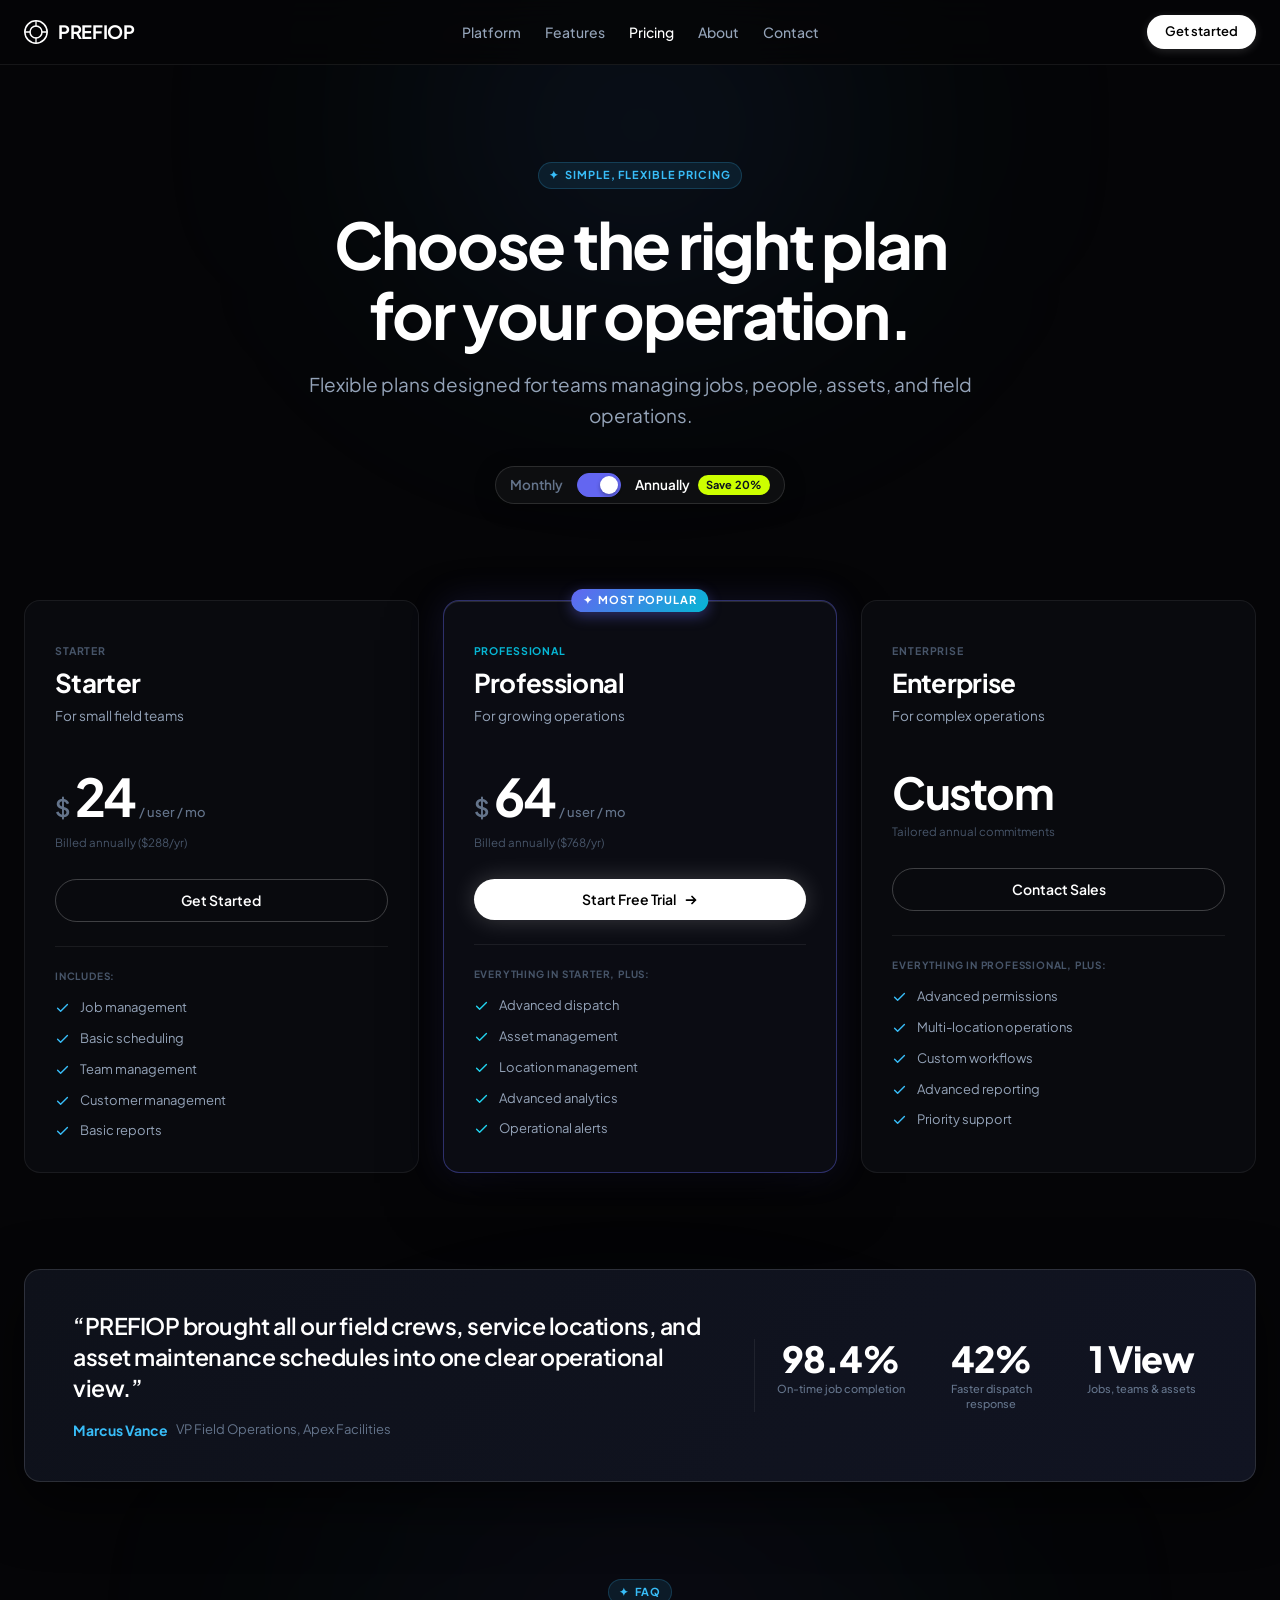
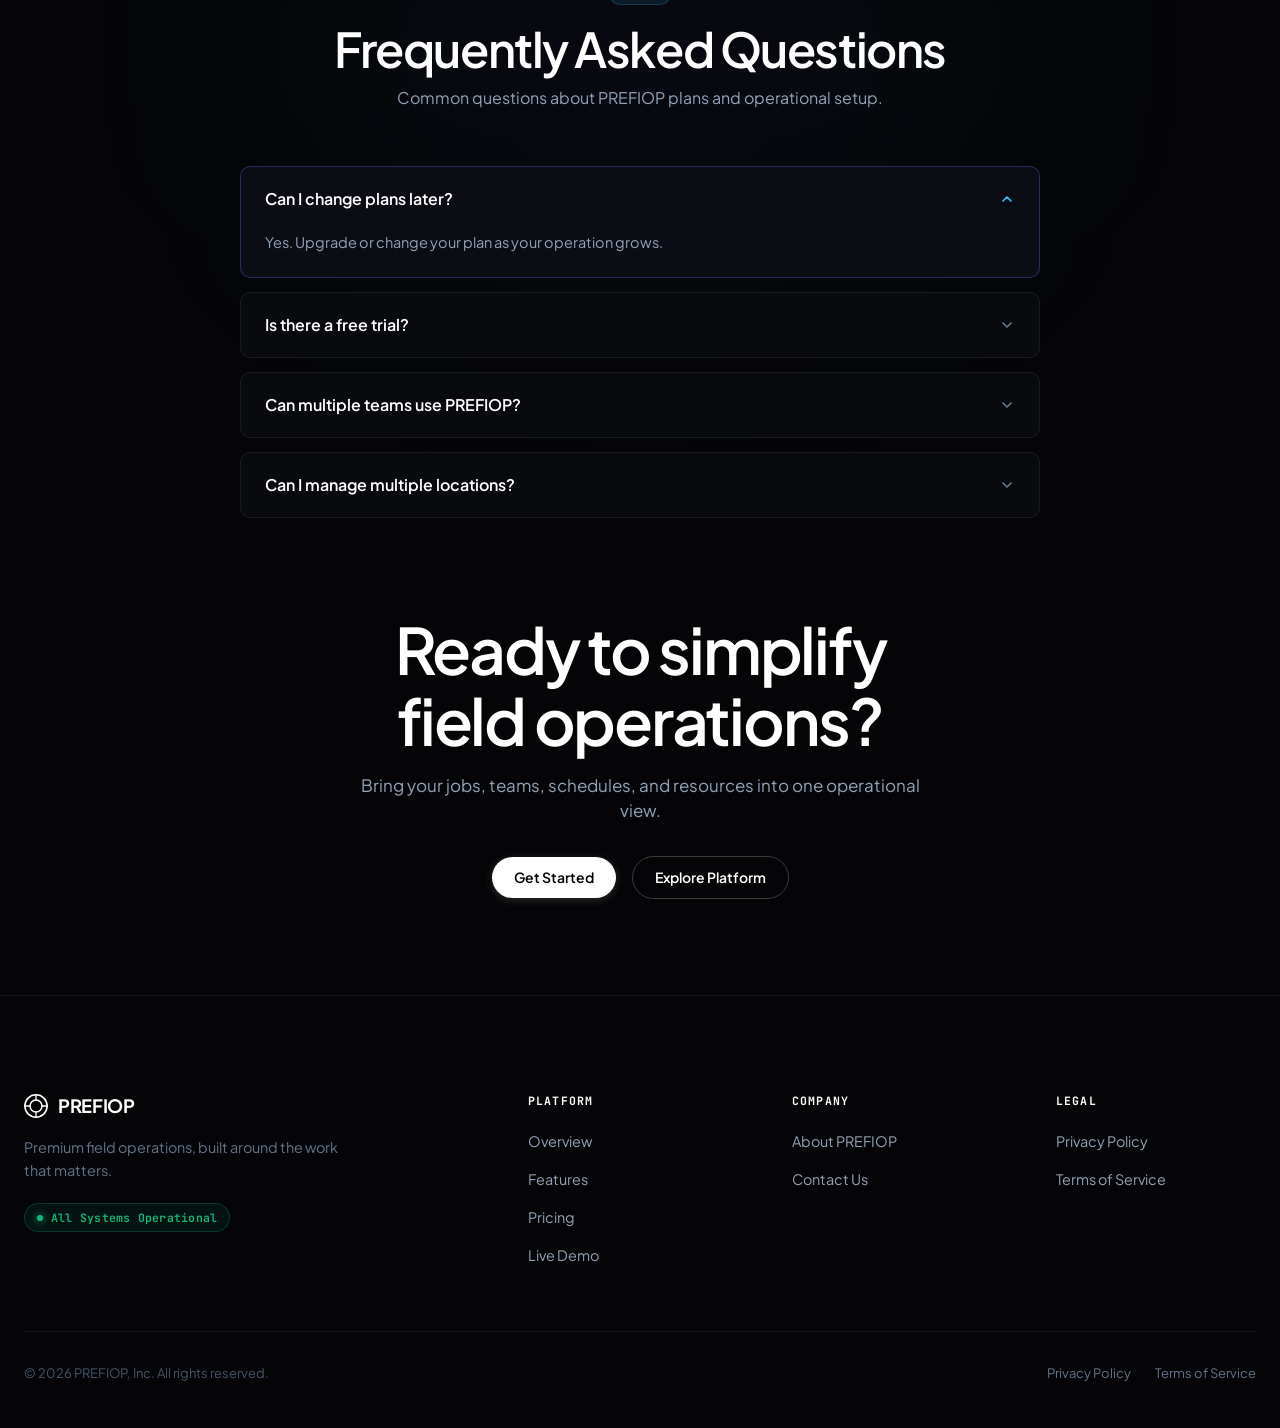
<file: pricing.html>
<!DOCTYPE html>
<html lang="en">
<head>
  <meta charset="UTF-8">
  <meta name="viewport" content="width=device-width, initial-scale=1.0">
  <title>Pricing Plans — PREFIOP Premium Field Operations</title>
  <meta name="description" content="Flexible plans designed for teams managing jobs, people, assets, and field operations. Start with a free trial on any plan.">
  
  <!-- Modern Typography -->
  <link rel="preconnect" href="https://fonts.googleapis.com">
  <link rel="preconnect" href="https://fonts.gstatic.com" crossorigin>
  <link href="https://fonts.googleapis.com/css2?family=Plus+Jakarta+Sans:ital,wght@0,300;0,400;0,500;0,600;0,700;0,800;1,400;1,600&family=JetBrains+Mono:wght@400;500&display=swap" rel="stylesheet">
  <link rel="icon" type="image/svg+xml" href="assets/icons/favicon.svg">
  <link rel="stylesheet" href="assets/css/style.css">
</head>
<body>
  <!-- Ambient background glow effects -->
  <div class="ambient-glow ambient-glow-top" aria-hidden="true"></div>
  <div class="ambient-glow ambient-glow-middle" aria-hidden="true"></div>

  <!-- NAVIGATION HEADER -->
  <header class="site-header" id="header">
        <div class="header-container">
      <!-- Brand Logo -->
      <a href="index.html" class="brand-logo" aria-label="PREFIOP Home">
        <svg class="logo-mark" viewBox="0 0 28 28" fill="none" aria-hidden="true">
          <circle cx="14" cy="14" r="13" stroke="currentColor" stroke-width="1.75"/>
          <circle cx="14" cy="14" r="7" stroke="currentColor" stroke-width="1.75"/>
          <path d="M14 1V7M14 21V27M1 14H7M21 14H27" stroke="currentColor" stroke-width="1.5" stroke-linecap="round"/>
        </svg>
        <span class="logo-text">PREFIOP</span>
      </a>

      <!-- Desktop Navigation Menu -->
      <nav class="nav-links" id="primary-navigation" aria-label="Main Navigation">
        <a href="index.html" class="nav-link">Platform</a>
        <a href="features.html" class="nav-link">Features</a>
        <a href="pricing.html" class="nav-link active">Pricing</a>
        <a href="about.html" class="nav-link">About</a>
        <a href="contact.html" class="nav-link">Contact</a>
      </nav>

      <!-- Auth & CTA Actions -->
      <div class="header-actions">
        <a href="contact.html" class="btn btn-primary btn-sm">Get started</a>
        
        <button class="mobile-menu-toggle" id="menuToggle" aria-label="Toggle navigation menu" aria-expanded="false">
          <span class="hamburger-bar"></span>
          <span class="hamburger-bar"></span>
        </button>
      </div>
    </div>

    <!-- Mobile Navigation Drawer -->
    <div class="mobile-drawer" id="mobileDrawer" aria-hidden="true">
      <div class="mobile-drawer-content">
        <nav class="mobile-nav-links">
          <a href="index.html" class="mobile-nav-link">Platform</a>
          <a href="features.html" class="mobile-nav-link">Features</a>
          <a href="pricing.html" class="mobile-nav-link active">Pricing</a>
          <a href="about.html" class="mobile-nav-link">About</a>
          <a href="contact.html" class="mobile-nav-link">Contact</a>
        </nav>
        <div class="mobile-drawer-actions">
          <a href="contact.html" class="btn btn-primary" style="width: 100%; justify-content: center;">Get started</a>
        </div>
      </div>
    </div>
  </header>

  <main>
    <!-- PRICING HERO SECTION -->
    <section class="section pricing-hero-section">
      <div class="container text-center">
        
        <div class="info-badge" style="margin: 0 auto 20px;">
          <span class="sparkle-icon">✦</span>
          <span>SIMPLE, FLEXIBLE PRICING</span>
        </div>

        <h1 class="pricing-headline">
          Choose the right plan<br>
          for your operation.
        </h1>

        <p class="pricing-subtext">
          Flexible plans designed for teams managing jobs, people, assets, and field operations.
        </p>

        <!-- Billing Period Toggle -->
        <div class="billing-toggle-container">
          <span class="billing-label" id="monthlyLabel">Monthly</span>
          <button type="button" class="billing-toggle-btn" id="billingToggle" role="switch" aria-checked="true" aria-labelledby="annualLabel">
            <span class="toggle-indicator"></span>
          </button>
          <span class="billing-label active" id="annualLabel">
            <span>Annually</span>
            <span class="discount-pill">Save 20%</span>
          </span>
        </div>

      </div>
    </section>

    <!-- PRICING TIERS GRID -->
    <section class="section pricing-cards-section" aria-labelledby="pricingPlansHeading">
      <div class="container">
        <h2 id="pricingPlansHeading" class="sr-only">Available Pricing Plans</h2>
        <div class="pricing-cards-grid">
          
          <!-- TIER 1: STARTER -->
          <div class="pricing-card">
            <div class="card-tier-header">
              <span class="tier-tag">STARTER</span>
              <h3 class="tier-name">Starter</h3>
              <p class="tier-summary">
                For small field teams
              </p>
            </div>

            <div class="card-pricing-block">
              <div class="price-display">
                <span class="price-currency">$</span>
                <span class="price-amount" data-monthly="29" data-annual="24">24</span>
                <span class="price-period">/ user / mo</span>
              </div>
              <span class="billing-billed-note">Billed annually ($288/yr)</span>
            </div>

            <div class="card-action">
              <a href="contact.html?plan=starter" class="btn btn-secondary-outline btn-block">
                Get Started
              </a>
            </div>

            <div class="card-divider"></div>

            <div class="card-features-list">
              <span class="features-header-title">INCLUDES:</span>
              <ul class="tier-features">
                <li class="feature-item">
                  <svg class="check-icon" viewBox="0 0 16 16" fill="currentColor">
                    <path d="M13.78 4.22a.75.75 0 010 1.06l-7.25 7.25a.75.75 0 01-1.06 0L2.22 9.28a.75.75 0 011.06-1.06L6 10.94l6.72-6.72a.75.75 0 011.06 0z"/>
                  </svg>
                  <span>Job management</span>
                </li>
                <li class="feature-item">
                  <svg class="check-icon" viewBox="0 0 16 16" fill="currentColor">
                    <path d="M13.78 4.22a.75.75 0 010 1.06l-7.25 7.25a.75.75 0 01-1.06 0L2.22 9.28a.75.75 0 011.06-1.06L6 10.94l6.72-6.72a.75.75 0 011.06 0z"/>
                  </svg>
                  <span>Basic scheduling</span>
                </li>
                <li class="feature-item">
                  <svg class="check-icon" viewBox="0 0 16 16" fill="currentColor">
                    <path d="M13.78 4.22a.75.75 0 010 1.06l-7.25 7.25a.75.75 0 01-1.06 0L2.22 9.28a.75.75 0 011.06-1.06L6 10.94l6.72-6.72a.75.75 0 011.06 0z"/>
                  </svg>
                  <span>Team management</span>
                </li>
                <li class="feature-item">
                  <svg class="check-icon" viewBox="0 0 16 16" fill="currentColor">
                    <path d="M13.78 4.22a.75.75 0 010 1.06l-7.25 7.25a.75.75 0 01-1.06 0L2.22 9.28a.75.75 0 011.06-1.06L6 10.94l6.72-6.72a.75.75 0 011.06 0z"/>
                  </svg>
                  <span>Customer management</span>
                </li>
                <li class="feature-item">
                  <svg class="check-icon" viewBox="0 0 16 16" fill="currentColor">
                    <path d="M13.78 4.22a.75.75 0 010 1.06l-7.25 7.25a.75.75 0 01-1.06 0L2.22 9.28a.75.75 0 011.06-1.06L6 10.94l6.72-6.72a.75.75 0 011.06 0z"/>
                  </svg>
                  <span>Basic reports</span>
                </li>
              </ul>
            </div>
          </div>

          <!-- TIER 2: PROFESSIONAL (FEATURED) -->
          <div class="pricing-card featured-pricing-card">
            <div class="featured-badge">
              <span class="sparkle-icon">✦</span>
              <span>MOST POPULAR</span>
            </div>

            <div class="card-tier-header">
              <span class="tier-tag tag-cyan">PROFESSIONAL</span>
              <h3 class="tier-name">Professional</h3>
              <p class="tier-summary">
                For growing operations
              </p>
            </div>

            <div class="card-pricing-block">
              <div class="price-display">
                <span class="price-currency">$</span>
                <span class="price-amount" data-monthly="79" data-annual="64">64</span>
                <span class="price-period">/ user / mo</span>
              </div>
              <span class="billing-billed-note">Billed annually ($768/yr)</span>
            </div>

            <div class="card-action">
              <a href="contact.html?plan=professional" class="btn btn-primary btn-block btn-featured-cta">
                <span>Start Free Trial</span>
                <svg width="14" height="14" viewBox="0 0 14 14" fill="none">
                  <path d="M2.5 7h9M8 3.5L11.5 7 8 10.5" stroke="currentColor" stroke-width="1.75" stroke-linecap="round" stroke-linejoin="round"/>
                </svg>
              </a>
            </div>

            <div class="card-divider"></div>

            <div class="card-features-list">
              <span class="features-header-title">EVERYTHING IN STARTER, PLUS:</span>
              <ul class="tier-features">
                <li class="feature-item">
                  <svg class="check-icon check-cyan" viewBox="0 0 16 16" fill="currentColor">
                    <path d="M13.78 4.22a.75.75 0 010 1.06l-7.25 7.25a.75.75 0 01-1.06 0L2.22 9.28a.75.75 0 011.06-1.06L6 10.94l6.72-6.72a.75.75 0 011.06 0z"/>
                  </svg>
                  <span>Advanced dispatch</span>
                </li>
                <li class="feature-item">
                  <svg class="check-icon check-cyan" viewBox="0 0 16 16" fill="currentColor">
                    <path d="M13.78 4.22a.75.75 0 010 1.06l-7.25 7.25a.75.75 0 01-1.06 0L2.22 9.28a.75.75 0 011.06-1.06L6 10.94l6.72-6.72a.75.75 0 011.06 0z"/>
                  </svg>
                  <span>Asset management</span>
                </li>
                <li class="feature-item">
                  <svg class="check-icon check-cyan" viewBox="0 0 16 16" fill="currentColor">
                    <path d="M13.78 4.22a.75.75 0 010 1.06l-7.25 7.25a.75.75 0 01-1.06 0L2.22 9.28a.75.75 0 011.06-1.06L6 10.94l6.72-6.72a.75.75 0 011.06 0z"/>
                  </svg>
                  <span>Location management</span>
                </li>
                <li class="feature-item">
                  <svg class="check-icon check-cyan" viewBox="0 0 16 16" fill="currentColor">
                    <path d="M13.78 4.22a.75.75 0 010 1.06l-7.25 7.25a.75.75 0 01-1.06 0L2.22 9.28a.75.75 0 011.06-1.06L6 10.94l6.72-6.72a.75.75 0 011.06 0z"/>
                  </svg>
                  <span>Advanced analytics</span>
                </li>
                <li class="feature-item">
                  <svg class="check-icon check-cyan" viewBox="0 0 16 16" fill="currentColor">
                    <path d="M13.78 4.22a.75.75 0 010 1.06l-7.25 7.25a.75.75 0 01-1.06 0L2.22 9.28a.75.75 0 011.06-1.06L6 10.94l6.72-6.72a.75.75 0 011.06 0z"/>
                  </svg>
                  <span>Operational alerts</span>
                </li>
              </ul>
            </div>
          </div>

          <!-- TIER 3: ENTERPRISE -->
          <div class="pricing-card">
            <div class="card-tier-header">
              <span class="tier-tag">ENTERPRISE</span>
              <h3 class="tier-name">Enterprise</h3>
              <p class="tier-summary">
                For complex operations
              </p>
            </div>

            <div class="card-pricing-block">
              <div class="price-display">
                <span class="price-amount custom-price">Custom</span>
              </div>
              <span class="billing-billed-note">Tailored annual commitments</span>
            </div>

            <div class="card-action">
              <a href="contact.html?plan=enterprise" class="btn btn-secondary-outline btn-block">
                Contact Sales
              </a>
            </div>

            <div class="card-divider"></div>

            <div class="card-features-list">
              <span class="features-header-title">EVERYTHING IN PROFESSIONAL, PLUS:</span>
              <ul class="tier-features">
                <li class="feature-item">
                  <svg class="check-icon" viewBox="0 0 16 16" fill="currentColor">
                    <path d="M13.78 4.22a.75.75 0 010 1.06l-7.25 7.25a.75.75 0 01-1.06 0L2.22 9.28a.75.75 0 011.06-1.06L6 10.94l6.72-6.72a.75.75 0 011.06 0z"/>
                  </svg>
                  <span>Advanced permissions</span>
                </li>
                <li class="feature-item">
                  <svg class="check-icon" viewBox="0 0 16 16" fill="currentColor">
                    <path d="M13.78 4.22a.75.75 0 010 1.06l-7.25 7.25a.75.75 0 01-1.06 0L2.22 9.28a.75.75 0 011.06-1.06L6 10.94l6.72-6.72a.75.75 0 011.06 0z"/>
                  </svg>
                  <span>Multi-location operations</span>
                </li>
                <li class="feature-item">
                  <svg class="check-icon" viewBox="0 0 16 16" fill="currentColor">
                    <path d="M13.78 4.22a.75.75 0 010 1.06l-7.25 7.25a.75.75 0 01-1.06 0L2.22 9.28a.75.75 0 011.06-1.06L6 10.94l6.72-6.72a.75.75 0 011.06 0z"/>
                  </svg>
                  <span>Custom workflows</span>
                </li>
                <li class="feature-item">
                  <svg class="check-icon" viewBox="0 0 16 16" fill="currentColor">
                    <path d="M13.78 4.22a.75.75 0 010 1.06l-7.25 7.25a.75.75 0 01-1.06 0L2.22 9.28a.75.75 0 011.06-1.06L6 10.94l6.72-6.72a.75.75 0 011.06 0z"/>
                  </svg>
                  <span>Advanced reporting</span>
                </li>
                <li class="feature-item">
                  <svg class="check-icon" viewBox="0 0 16 16" fill="currentColor">
                    <path d="M13.78 4.22a.75.75 0 010 1.06l-7.25 7.25a.75.75 0 01-1.06 0L2.22 9.28a.75.75 0 011.06-1.06L6 10.94l6.72-6.72a.75.75 0 011.06 0z"/>
                  </svg>
                  <span>Priority support</span>
                </li>
              </ul>
            </div>
          </div>

        </div>
      </div>
    </section>

    <!-- OPERATIONAL PROOF HIGHLIGHT BANNER -->
    <section class="section pricing-roi-section">
      <div class="container">
        <div class="roi-banner-card">
          <div class="roi-quote-side">
            <blockquote class="roi-quote-text">
              “PREFIOP brought all our field crews, service locations, and asset maintenance schedules into one clear operational view.”
            </blockquote>
            <div class="roi-author">
              <span class="roi-author-name">Marcus Vance</span>
              <span class="roi-author-role">VP Field Operations, Apex Facilities</span>
            </div>
          </div>
          <div class="roi-stats-side">
            <div class="roi-stat-box">
              <span class="stat-number">98.4%</span>
              <span class="stat-label">On-time job completion</span>
            </div>
            <div class="roi-stat-box">
              <span class="stat-number">42%</span>
              <span class="stat-label">Faster dispatch response</span>
            </div>
            <div class="roi-stat-box">
              <span class="stat-number">1 View</span>
              <span class="stat-label">Jobs, teams &amp; assets</span>
            </div>
          </div>
        </div>
      </div>
    </section>
    <!-- FREQUENTLY ASKED QUESTIONS (ACCORDION) -->
    <section class="section pricing-faq-section" id="faq">
      <div class="container">
        
        <div class="section-heading text-center">
          <div class="info-badge" style="margin: 0 auto 16px;">
            <span class="sparkle-icon">✦</span>
            <span>FAQ</span>
          </div>
          <h2 class="section-title">Frequently Asked Questions</h2>
          <p class="section-matrix-sub">Common questions about PREFIOP plans and operational setup.</p>
        </div>

        <div class="faq-accordion-group">
          
          <details class="faq-item" name="faq" open>
            <summary class="faq-question">
              <span>Can I change plans later?</span>
              <svg class="faq-icon" width="16" height="16" viewBox="0 0 16 16" fill="none">
                <path d="M4 6L8 10L12 6" stroke="currentColor" stroke-width="1.75" stroke-linecap="round" stroke-linejoin="round"/>
              </svg>
            </summary>
            <div class="faq-answer">
              <p>
                Yes. Upgrade or change your plan as your operation grows.
              </p>
            </div>
          </details>

          <details class="faq-item" name="faq">
            <summary class="faq-question">
              <span>Is there a free trial?</span>
              <svg class="faq-icon" width="16" height="16" viewBox="0 0 16 16" fill="none">
                <path d="M4 6L8 10L12 6" stroke="currentColor" stroke-width="1.75" stroke-linecap="round" stroke-linejoin="round"/>
              </svg>
            </summary>
            <div class="faq-answer">
              <p>
                Yes. Start with a trial and explore the platform before choosing a plan.
              </p>
            </div>
          </details>

          <details class="faq-item" name="faq">
            <summary class="faq-question">
              <span>Can multiple teams use PREFIOP?</span>
              <svg class="faq-icon" width="16" height="16" viewBox="0 0 16 16" fill="none">
                <path d="M4 6L8 10L12 6" stroke="currentColor" stroke-width="1.75" stroke-linecap="round" stroke-linejoin="round"/>
              </svg>
            </summary>
            <div class="faq-answer">
              <p>
                Yes. PREFIOP is designed for teams managing field operations across multiple locations.
              </p>
            </div>
          </details>

          <details class="faq-item" name="faq">
            <summary class="faq-question">
              <span>Can I manage multiple locations?</span>
              <svg class="faq-icon" width="16" height="16" viewBox="0 0 16 16" fill="none">
                <path d="M4 6L8 10L12 6" stroke="currentColor" stroke-width="1.75" stroke-linecap="round" stroke-linejoin="round"/>
              </svg>
            </summary>
            <div class="faq-answer">
              <p>
                Yes. Manage customers, service locations, jobs, teams, and assets from one workspace.
              </p>
            </div>
          </details>

        </div>

      </div>
    </section>

    <!-- SECTION: FINAL CALL TO ACTION -->
    <section class="section section-bottom-cta">
      <div class="container text-center">
        <h2 class="bottom-cta-heading">
          Ready to simplify<br>
          field operations?
        </h2>
        <p class="section-subtext" style="max-width: 560px; margin: 16px auto 32px; color: var(--text-secondary); font-size: 1.0625rem;">
          Bring your jobs, teams, schedules, and resources into one operational view.
        </p>

        <div class="bottom-cta-buttons">
          <a href="contact.html" class="btn btn-primary">Get Started</a>
          <a href="index.html" class="btn btn-secondary-outline">Explore Platform</a>
        </div>
      </div>
    </section>
  </main>

          <!-- FOOTER -->
  <footer class="site-footer" id="footer">
    <div class="container">
      <div class="footer-grid">
        
        <!-- Brand identity column -->
        <div class="footer-brand-col">
          <a href="index.html" class="brand-logo footer-logo" aria-label="PREFIOP Homepage">
            <svg class="logo-mark" viewBox="0 0 28 28" fill="none" aria-hidden="true">
              <circle cx="14" cy="14" r="13" stroke="currentColor" stroke-width="1.75"/>
              <circle cx="14" cy="14" r="7" stroke="currentColor" stroke-width="1.75"/>
              <path d="M14 1V7M14 21V27M1 14H7M21 14H27" stroke="currentColor" stroke-width="1.5" stroke-linecap="round"/>
            </svg>
            <span class="logo-text">PREFIOP</span>
          </a>
          <p class="footer-tagline">
            Premium field operations, built around the work that matters.
          </p>
          <div class="footer-status-indicator">
            <span class="status-dot"></span>
            <span class="status-label">All Systems Operational</span>
          </div>
        </div>

        <!-- Links Column 1: PLATFORM -->
        <div class="footer-links-col">
          <p class="footer-heading">PLATFORM</p>
          <ul class="footer-links-list">
            <li><a href="index.html">Overview</a></li>
            <li><a href="features.html">Features</a></li>
            <li><a href="pricing.html">Pricing</a></li>
            <li><a href="index.html#interactive-demo">Live Demo</a></li>
          </ul>
        </div>

        <!-- Links Column 2: COMPANY -->
        <div class="footer-links-col">
          <p class="footer-heading">COMPANY</p>
          <ul class="footer-links-list">
            <li><a href="about.html">About PREFIOP</a></li>
            <li><a href="contact.html">Contact Us</a></li>
          </ul>
        </div>

        <!-- Links Column 3: LEGAL -->
        <div class="footer-links-col">
          <p class="footer-heading">LEGAL</p>
          <ul class="footer-links-list">
            <li><a href="privacy.html">Privacy Policy</a></li>
            <li><a href="terms.html">Terms of Service</a></li>
          </ul>
        </div>

      </div>

      <!-- Bottom copyright & legal -->
      <div class="footer-bottom-bar">
        <p class="copyright-text">© 2026 PREFIOP, Inc. All rights reserved.</p>
        <div class="legal-links">
          <a href="privacy.html">Privacy Policy</a>
          <a href="terms.html">Terms of Service</a>
        </div>
      </div>
    </div>
  </footer>

  <script src="assets/js/script.js"></script>
</body>
</html>
</file>
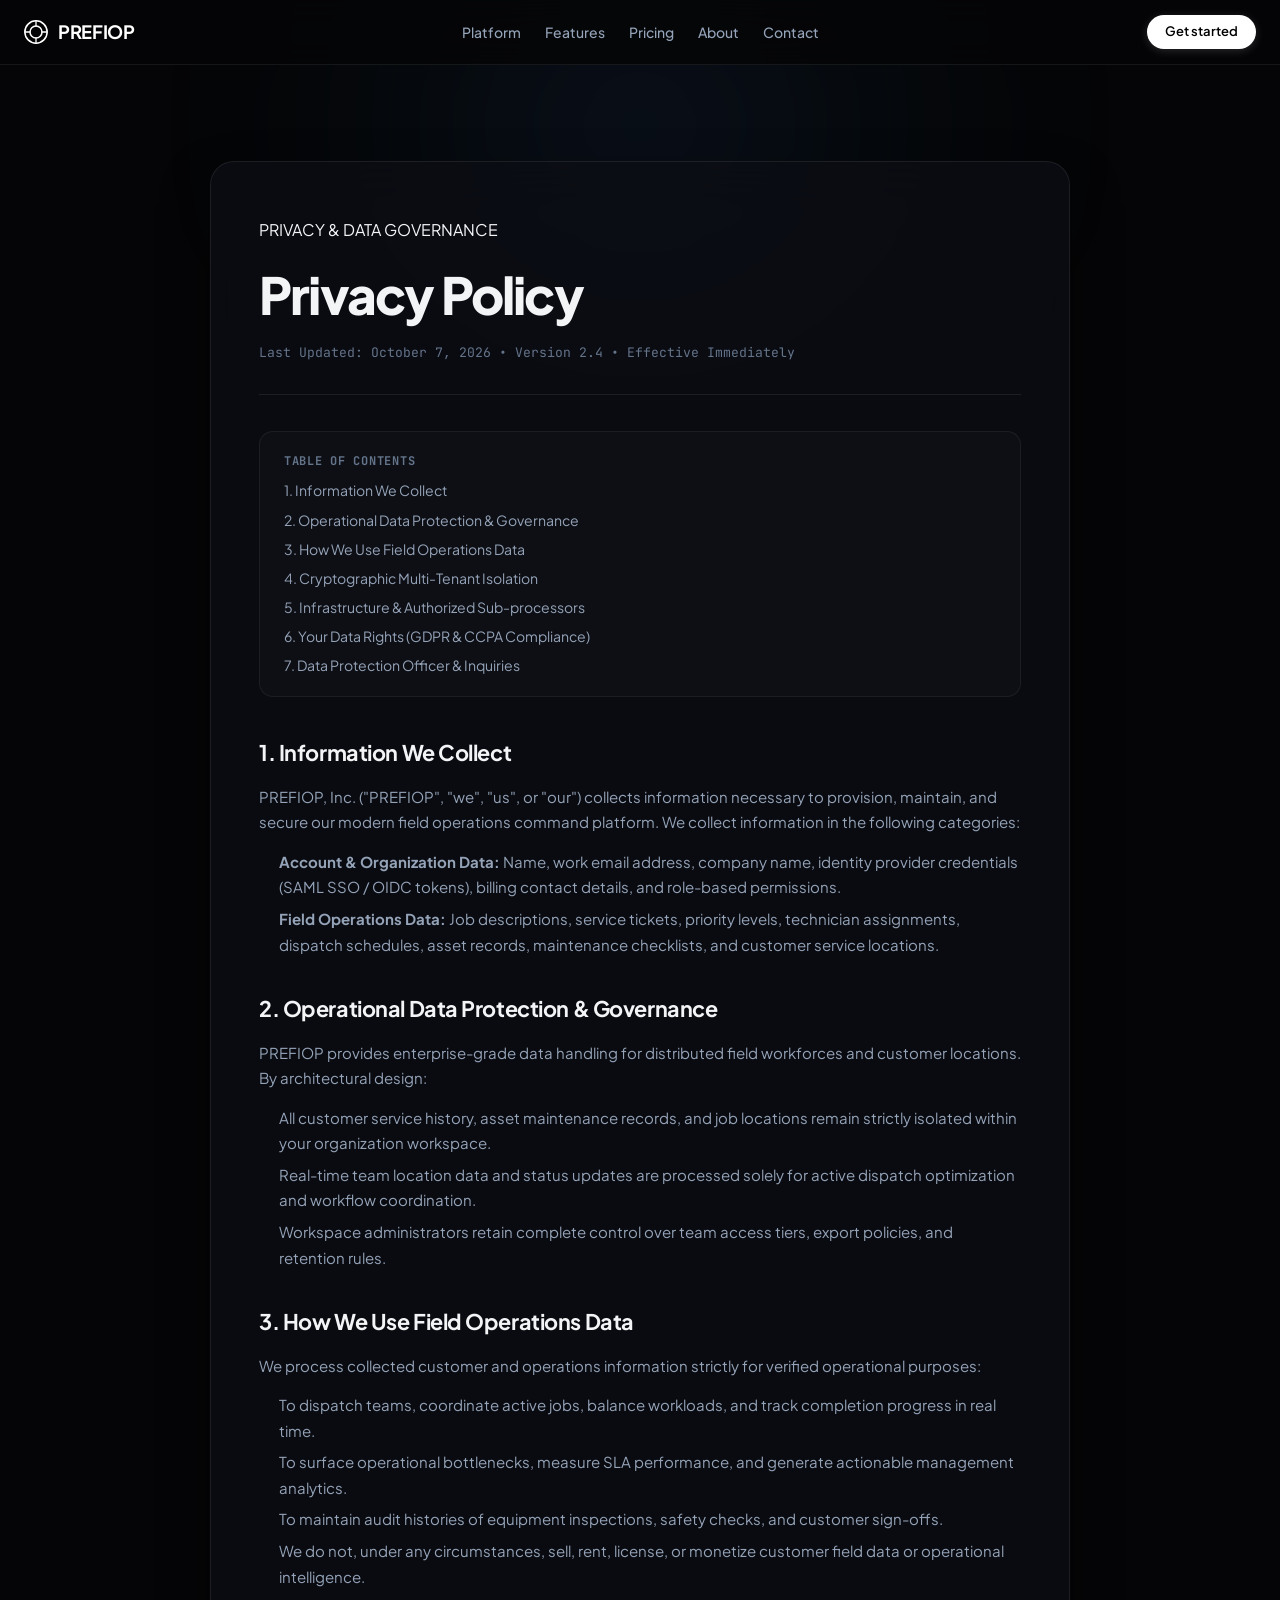
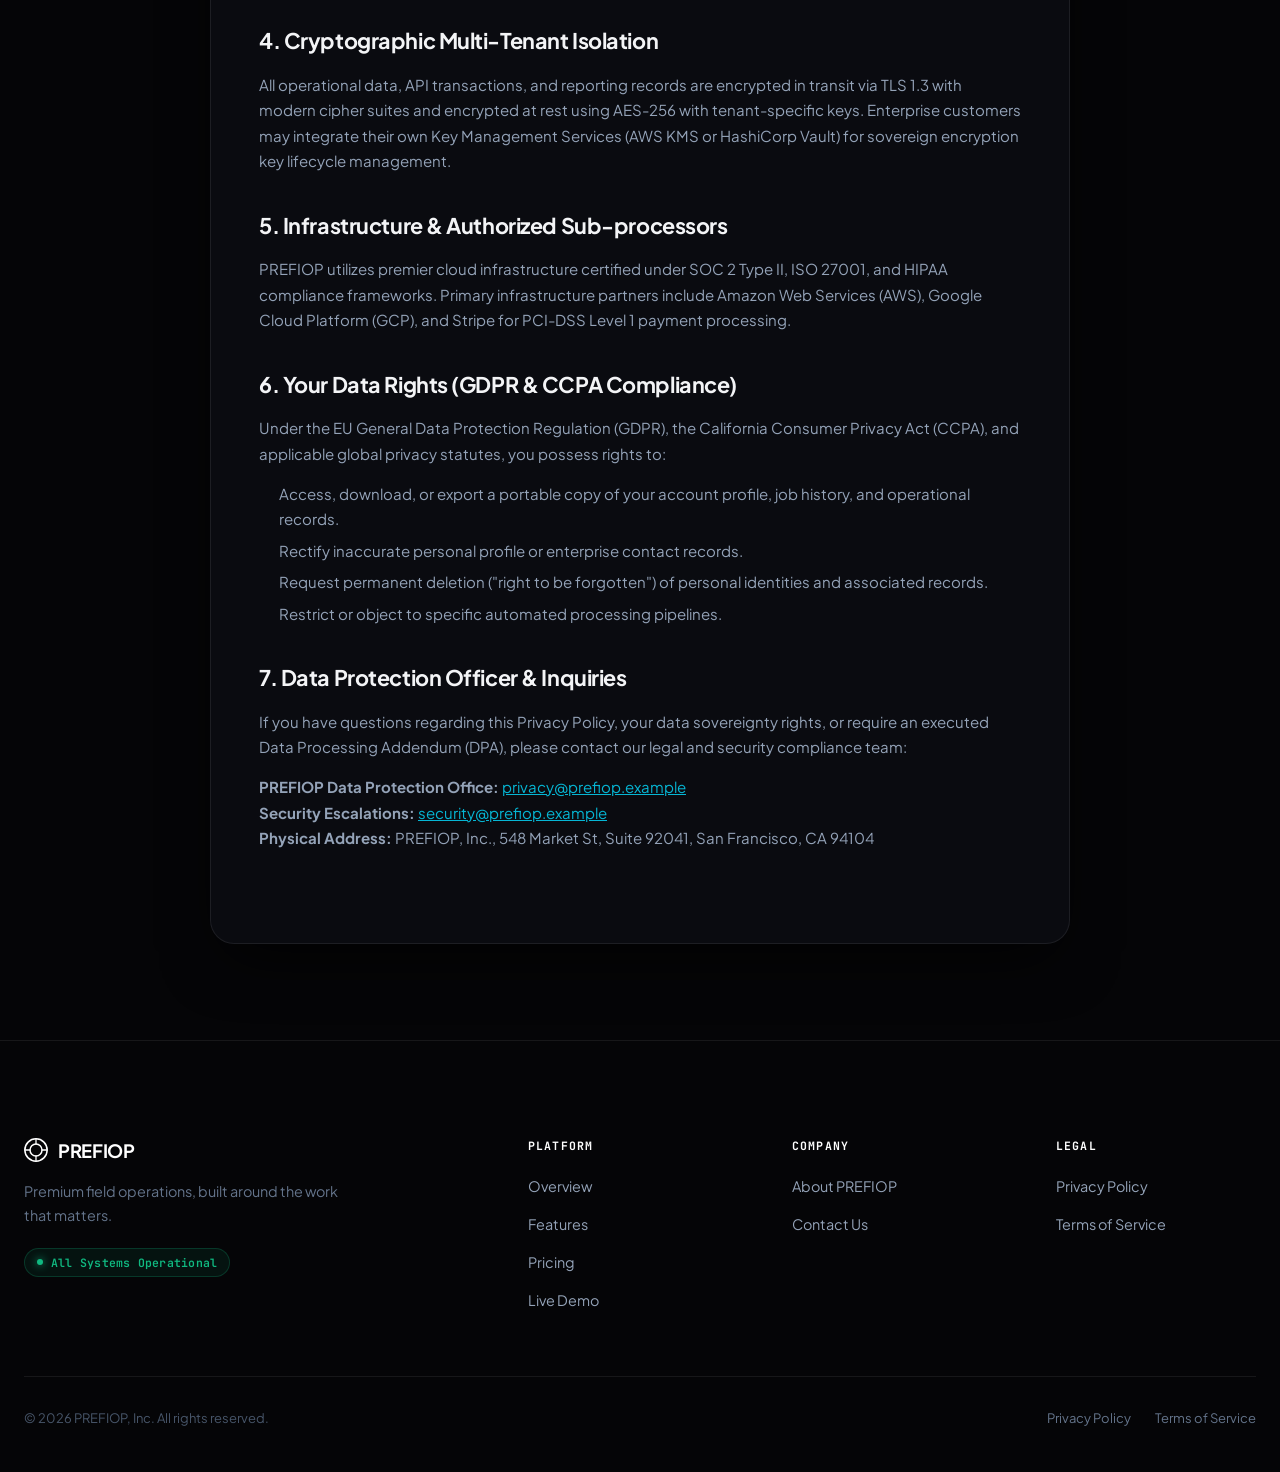
<file: privacy.html>
<!DOCTYPE html>
<html lang="en">
<head>
  <meta charset="UTF-8">
  <meta name="viewport" content="width=device-width, initial-scale=1.0">
  <title>Privacy Policy — PREFIOP Field Operations Platform</title>
  <meta name="description" content="Learn how PREFIOP collects, processes, and protects field operations data, workforce schedules, customer details, and operational performance records.">
  
  <link rel="preconnect" href="https://fonts.googleapis.com">
  <link rel="preconnect" href="https://fonts.gstatic.com" crossorigin>
  <link href="https://fonts.googleapis.com/css2?family=Plus+Jakarta+Sans:ital,wght@0,300;0,400;0,500;0,600;0,700;0,800;1,400;1,600&family=JetBrains+Mono:wght@400;500;600;700&display=swap" rel="stylesheet">
  <link rel="icon" type="image/svg+xml" href="assets/icons/favicon.svg">
  <link rel="stylesheet" href="assets/css/style.css">
</head>
<body>
  <!-- Ambient background glow -->
  <div class="ambient-glow ambient-glow-top" aria-hidden="true"></div>

  <!-- NAVIGATION HEADER -->
  <header class="site-header" id="header">
        <div class="header-container">
      <!-- Brand Logo -->
      <a href="index.html" class="brand-logo" aria-label="PREFIOP Home">
        <svg class="logo-mark" viewBox="0 0 28 28" fill="none" aria-hidden="true">
          <circle cx="14" cy="14" r="13" stroke="currentColor" stroke-width="1.75"/>
          <circle cx="14" cy="14" r="7" stroke="currentColor" stroke-width="1.75"/>
          <path d="M14 1V7M14 21V27M1 14H7M21 14H27" stroke="currentColor" stroke-width="1.5" stroke-linecap="round"/>
        </svg>
        <span class="logo-text">PREFIOP</span>
      </a>

      <!-- Desktop Navigation Menu -->
      <nav class="nav-links" id="primary-navigation" aria-label="Main Navigation">
        <a href="index.html" class="nav-link">Platform</a>
        <a href="features.html" class="nav-link">Features</a>
        <a href="pricing.html" class="nav-link">Pricing</a>
        <a href="about.html" class="nav-link">About</a>
        <a href="contact.html" class="nav-link">Contact</a>
      </nav>

      <!-- Auth & CTA Actions -->
      <div class="header-actions">
        <a href="pricing.html" class="btn btn-primary btn-sm">Get started</a>
        
        <button class="mobile-menu-toggle" id="menuToggle" aria-label="Toggle navigation menu" aria-expanded="false">
          <span class="hamburger-bar"></span>
          <span class="hamburger-bar"></span>
        </button>
      </div>
    </div>

    <!-- Mobile Navigation Drawer -->
    <div class="mobile-drawer" id="mobileDrawer" aria-hidden="true">
      <div class="mobile-drawer-content">
        <nav class="mobile-nav-links">
          <a href="index.html" class="mobile-nav-link">Platform</a>
          <a href="features.html" class="mobile-nav-link">Features</a>
          <a href="pricing.html" class="mobile-nav-link">Pricing</a>
          <a href="about.html" class="mobile-nav-link">About</a>
          <a href="contact.html" class="mobile-nav-link">Contact</a>
        </nav>
        <div class="mobile-drawer-actions">
          <a href="pricing.html" class="btn btn-primary" style="width: 100%; justify-content: center;">Get started</a>
        </div>
      </div>
    </div>
  </header>

  <!-- MAIN CONTENT: PRIVACY POLICY -->
  <main class="legal-shell">
    <div class="container">
      <article class="legal-card">
        
        <header class="legal-header">
          <div class="badge badge-accent">PRIVACY &amp; DATA GOVERNANCE</div>
          <h1 class="legal-title">Privacy Policy</h1>
          <div class="legal-meta">Last Updated: October 7, 2026 • Version 2.4 • Effective Immediately</div>
        </header>

        <!-- Quick navigation TOC -->
        <nav class="legal-toc" aria-label="Table of contents">
          <div class="legal-toc-title">Table of Contents</div>
          <div class="legal-toc-list">
            <a href="#data-collection">1. Information We Collect</a>
            <a href="#data-protection">2. Operational Data Protection &amp; Governance</a>
            <a href="#data-usage">3. How We Use Field Operations Data</a>
            <a href="#data-isolation">4. Cryptographic Multi-Tenant Isolation</a>
            <a href="#subprocessors">5. Infrastructure &amp; Authorized Sub-processors</a>
            <a href="#user-rights">6. Your Data Rights (GDPR &amp; CCPA Compliance)</a>
            <a href="#contact-dpo">7. Data Protection Officer &amp; Inquiries</a>
          </div>
        </nav>

        <section class="legal-section" id="data-collection">
          <h2>1. Information We Collect</h2>
          <p>
            PREFIOP, Inc. ("PREFIOP", "we", "us", or "our") collects information necessary to provision, maintain, and secure our modern field operations command platform. We collect information in the following categories:
          </p>
          <ul>
            <li><strong>Account &amp; Organization Data:</strong> Name, work email address, company name, identity provider credentials (SAML SSO / OIDC tokens), billing contact details, and role-based permissions.</li>
            <li><strong>Field Operations Data:</strong> Job descriptions, service tickets, priority levels, technician assignments, dispatch schedules, asset records, maintenance checklists, and customer service locations.</li>
          </ul>
        </section>

        <section class="legal-section" id="data-protection">
          <h2>2. Operational Data Protection &amp; Governance</h2>
          <p>
            PREFIOP provides enterprise-grade data handling for distributed field workforces and customer locations. By architectural design:
          </p>
          <ul>
            <li>All customer service history, asset maintenance records, and job locations remain strictly isolated within your organization workspace.</li>
            <li>Real-time team location data and status updates are processed solely for active dispatch optimization and workflow coordination.</li>
            <li>Workspace administrators retain complete control over team access tiers, export policies, and retention rules.</li>
          </ul>
        </section>

        <section class="legal-section" id="data-usage">
          <h2>3. How We Use Field Operations Data</h2>
          <p>We process collected customer and operations information strictly for verified operational purposes:</p>
          <ul>
            <li>To dispatch teams, coordinate active jobs, balance workloads, and track completion progress in real time.</li>
            <li>To surface operational bottlenecks, measure SLA performance, and generate actionable management analytics.</li>
            <li>To maintain audit histories of equipment inspections, safety checks, and customer sign-offs.</li>
            <li>We do not, under any circumstances, sell, rent, license, or monetize customer field data or operational intelligence.</li>
          </ul>
        </section>

        <section class="legal-section" id="data-isolation">
          <h2>4. Cryptographic Multi-Tenant Isolation</h2>
          <p>
            All operational data, API transactions, and reporting records are encrypted in transit via TLS 1.3 with modern cipher suites and encrypted at rest using AES-256 with tenant-specific keys. Enterprise customers may integrate their own Key Management Services (AWS KMS or HashiCorp Vault) for sovereign encryption key lifecycle management.
          </p>
        </section>

        <section class="legal-section" id="subprocessors">
          <h2>5. Infrastructure &amp; Authorized Sub-processors</h2>
          <p>
            PREFIOP utilizes premier cloud infrastructure certified under SOC 2 Type II, ISO 27001, and HIPAA compliance frameworks. Primary infrastructure partners include Amazon Web Services (AWS), Google Cloud Platform (GCP), and Stripe for PCI-DSS Level 1 payment processing.
          </p>
        </section>

        <section class="legal-section" id="user-rights">
          <h2>6. Your Data Rights (GDPR &amp; CCPA Compliance)</h2>
          <p>
            Under the EU General Data Protection Regulation (GDPR), the California Consumer Privacy Act (CCPA), and applicable global privacy statutes, you possess rights to:
          </p>
          <ul>
            <li>Access, download, or export a portable copy of your account profile, job history, and operational records.</li>
            <li>Rectify inaccurate personal profile or enterprise contact records.</li>
            <li>Request permanent deletion ("right to be forgotten") of personal identities and associated records.</li>
            <li>Restrict or object to specific automated processing pipelines.</li>
          </ul>
        </section>

        <section class="legal-section" id="contact-dpo">
          <h2>7. Data Protection Officer &amp; Inquiries</h2>
          <p>
            If you have questions regarding this Privacy Policy, your data sovereignty rights, or require an executed Data Processing Addendum (DPA), please contact our legal and security compliance team:
          </p>
          <p>
            <strong>PREFIOP Data Protection Office:</strong> <a href="mailto:privacy@prefiop.example" style="color: var(--accent-cyan); text-decoration: underline;">privacy@prefiop.example</a><br>
            <strong>Security Escalations:</strong> <a href="mailto:security@prefiop.example" style="color: var(--accent-cyan); text-decoration: underline;">security@prefiop.example</a><br>
            <strong>Physical Address:</strong> PREFIOP, Inc., 548 Market St, Suite 92041, San Francisco, CA 94104
          </p>
        </section>

      </article>
    </div>
  </main>

          <!-- FOOTER -->
  <footer class="site-footer" id="footer">
    <div class="container">
      <div class="footer-grid">
        
        <!-- Brand identity column -->
        <div class="footer-brand-col">
          <a href="index.html" class="brand-logo footer-logo" aria-label="PREFIOP Homepage">
            <svg class="logo-mark" viewBox="0 0 28 28" fill="none" aria-hidden="true">
              <circle cx="14" cy="14" r="13" stroke="currentColor" stroke-width="1.75"/>
              <circle cx="14" cy="14" r="7" stroke="currentColor" stroke-width="1.75"/>
              <path d="M14 1V7M14 21V27M1 14H7M21 14H27" stroke="currentColor" stroke-width="1.5" stroke-linecap="round"/>
            </svg>
            <span class="logo-text">PREFIOP</span>
          </a>
          <p class="footer-tagline">
            Premium field operations, built around the work that matters.
          </p>
          <div class="footer-status-indicator">
            <span class="status-dot"></span>
            <span class="status-label">All Systems Operational</span>
          </div>
        </div>

        <!-- Links Column 1: PLATFORM -->
        <div class="footer-links-col">
          <p class="footer-heading">PLATFORM</p>
          <ul class="footer-links-list">
            <li><a href="index.html">Overview</a></li>
            <li><a href="features.html">Features</a></li>
            <li><a href="pricing.html">Pricing</a></li>
            <li><a href="index.html#interactive-demo">Live Demo</a></li>
          </ul>
        </div>

        <!-- Links Column 2: COMPANY -->
        <div class="footer-links-col">
          <p class="footer-heading">COMPANY</p>
          <ul class="footer-links-list">
            <li><a href="about.html">About PREFIOP</a></li>
            <li><a href="contact.html">Contact Us</a></li>
          </ul>
        </div>

        <!-- Links Column 3: LEGAL -->
        <div class="footer-links-col">
          <p class="footer-heading">LEGAL</p>
          <ul class="footer-links-list">
            <li><a href="privacy.html">Privacy Policy</a></li>
            <li><a href="terms.html">Terms of Service</a></li>
          </ul>
        </div>

      </div>

      <!-- Bottom copyright & legal -->
      <div class="footer-bottom-bar">
        <p class="copyright-text">© 2026 PREFIOP, Inc. All rights reserved.</p>
        <div class="legal-links">
          <a href="privacy.html">Privacy Policy</a>
          <a href="terms.html">Terms of Service</a>
        </div>
      </div>
    </div>
  </footer>

  <script src="assets/js/script.js"></script>
</body>
</html>
</file>
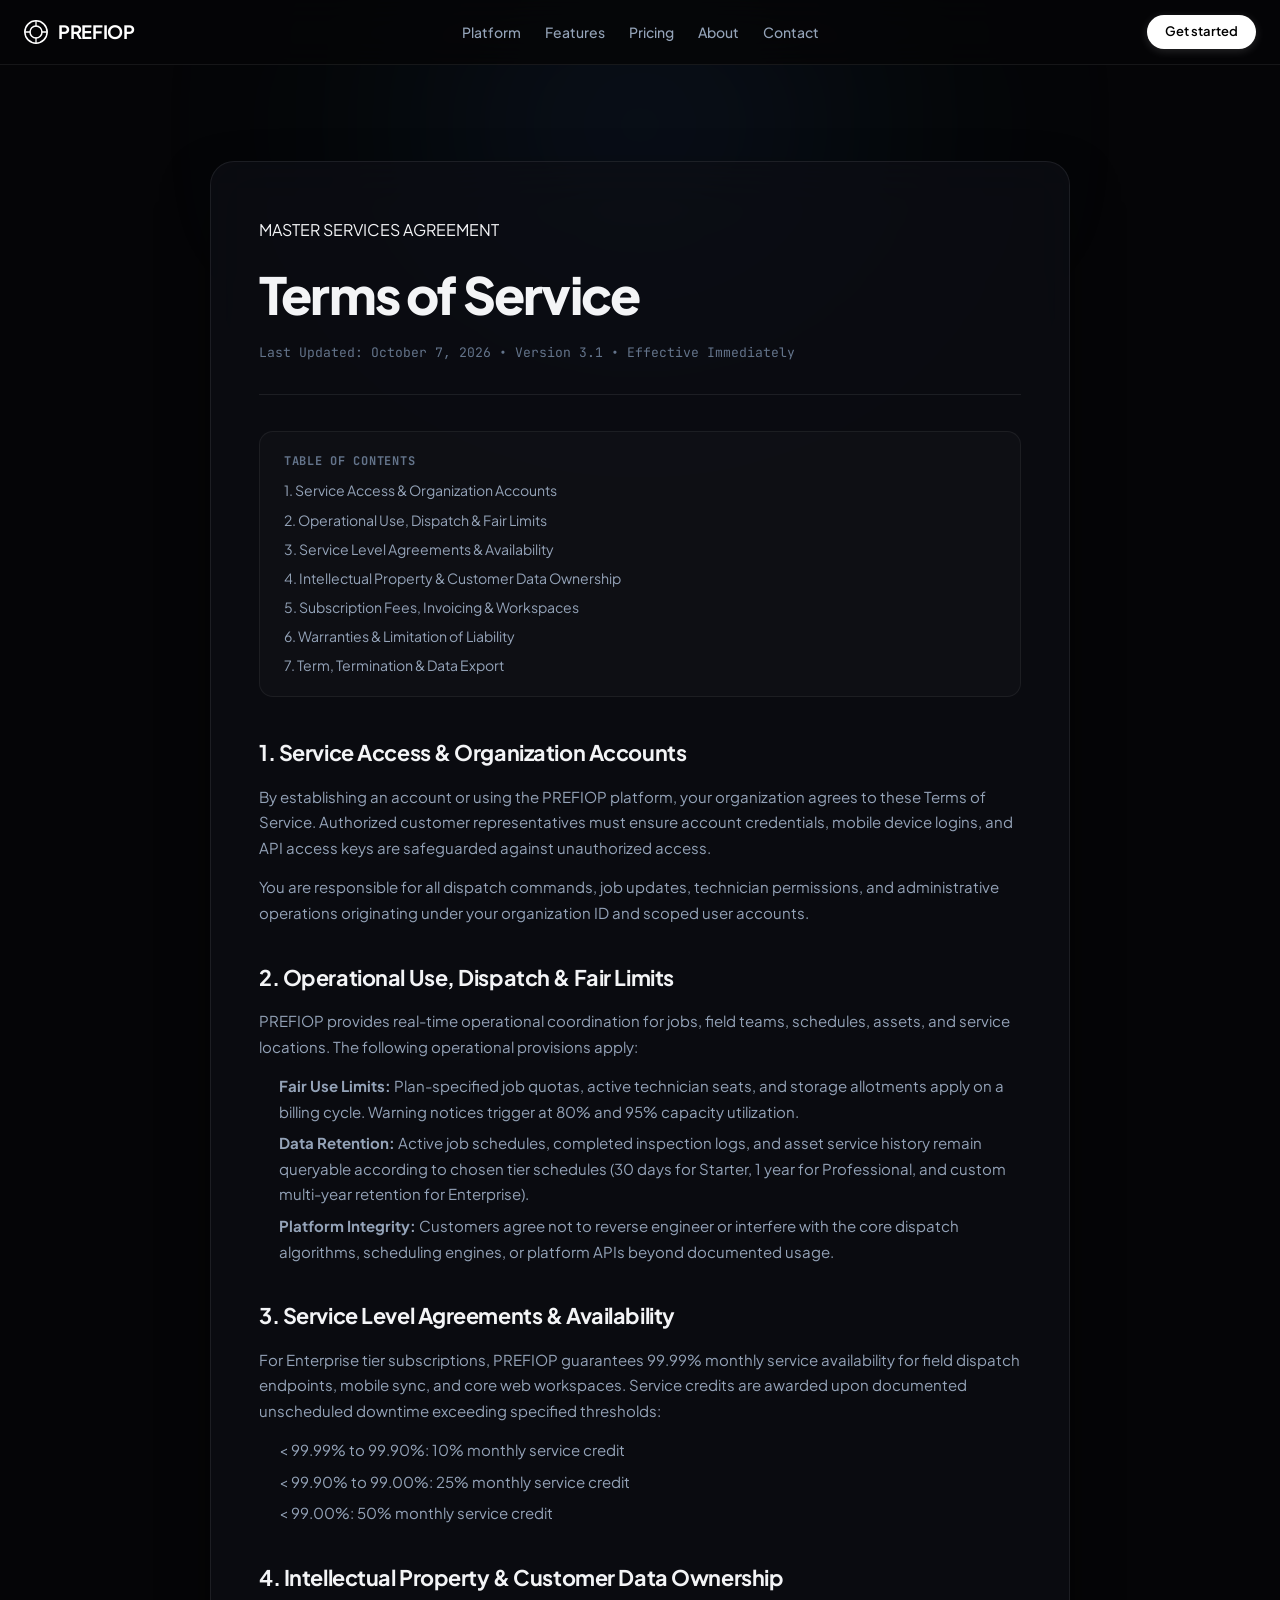
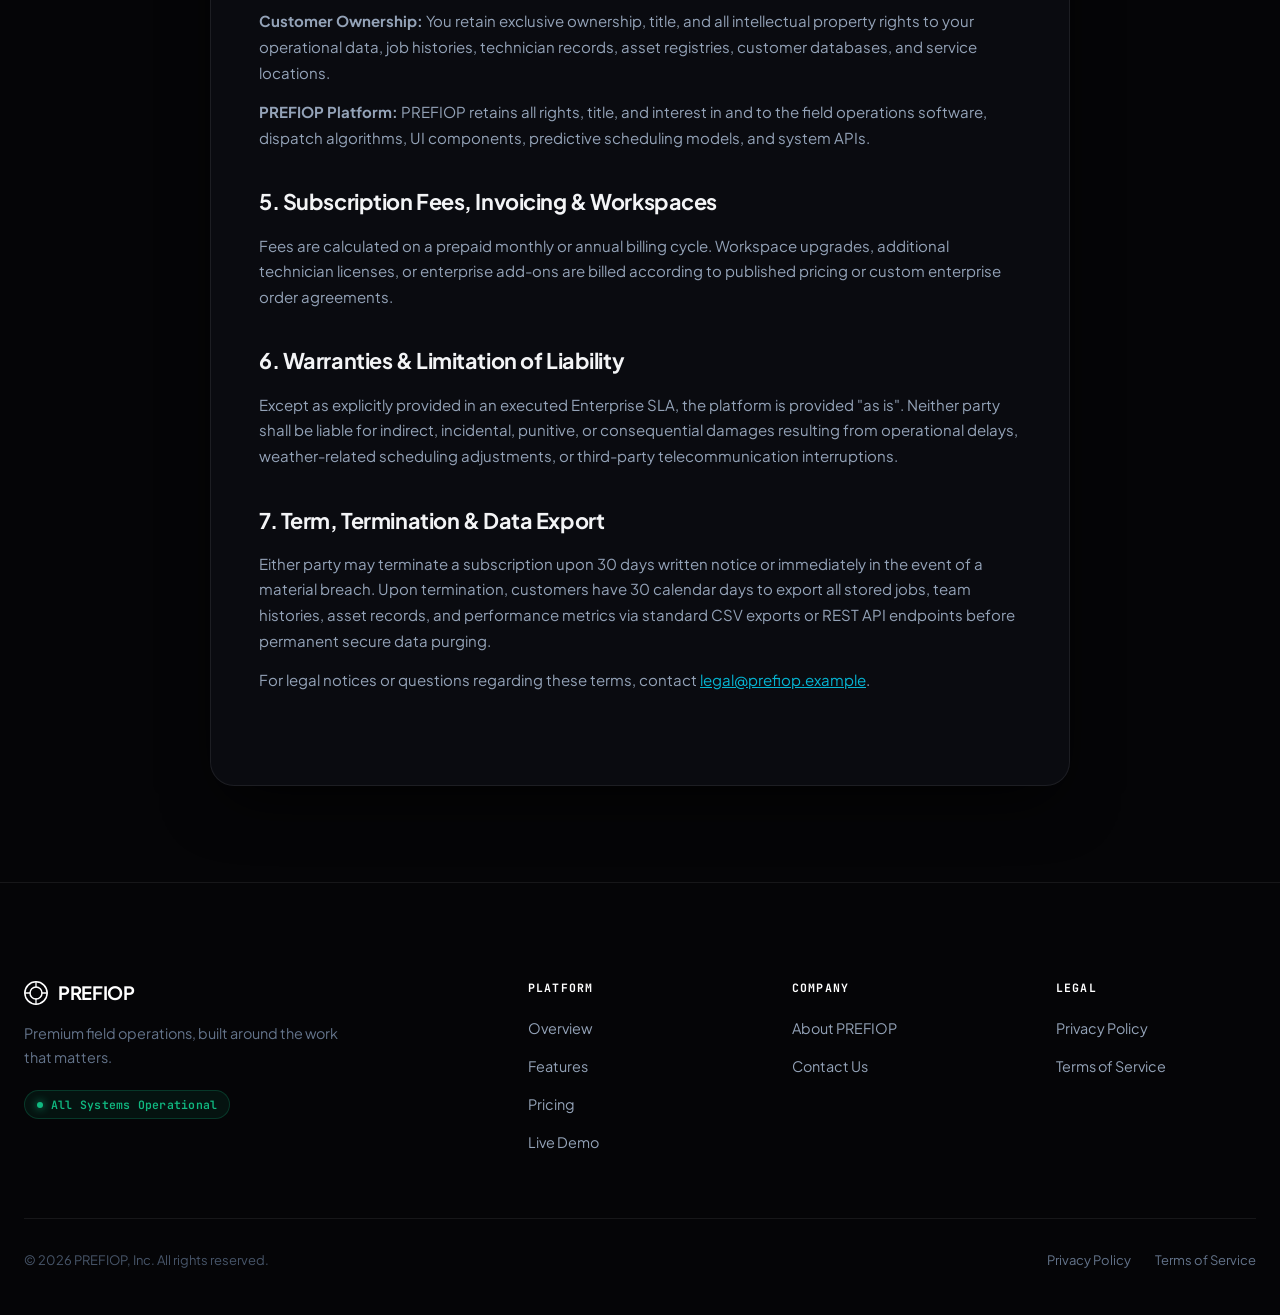
<file: terms.html>
<!DOCTYPE html>
<html lang="en">
<head>
  <meta charset="UTF-8">
  <meta name="viewport" content="width=device-width, initial-scale=1.0">
  <title>Terms of Service — PREFIOP Field Operations Platform</title>
  <meta name="description" content="Review the terms and conditions governing access to and use of the PREFIOP field operations platform, dispatch tools, mobile sync, and enterprise services.">
  
  <link rel="preconnect" href="https://fonts.googleapis.com">
  <link rel="preconnect" href="https://fonts.gstatic.com" crossorigin>
  <link href="https://fonts.googleapis.com/css2?family=Plus+Jakarta+Sans:ital,wght@0,300;0,400;0,500;0,600;0,700;0,800;1,400;1,600&family=JetBrains+Mono:wght@400;500;600;700&display=swap" rel="stylesheet">
  <link rel="icon" type="image/svg+xml" href="assets/icons/favicon.svg">
  <link rel="stylesheet" href="assets/css/style.css">
</head>
<body>
  <!-- Ambient background glow -->
  <div class="ambient-glow ambient-glow-top" aria-hidden="true"></div>

  <!-- NAVIGATION HEADER -->
  <header class="site-header" id="header">
        <div class="header-container">
      <!-- Brand Logo -->
      <a href="index.html" class="brand-logo" aria-label="PREFIOP Home">
        <svg class="logo-mark" viewBox="0 0 28 28" fill="none" aria-hidden="true">
          <circle cx="14" cy="14" r="13" stroke="currentColor" stroke-width="1.75"/>
          <circle cx="14" cy="14" r="7" stroke="currentColor" stroke-width="1.75"/>
          <path d="M14 1V7M14 21V27M1 14H7M21 14H27" stroke="currentColor" stroke-width="1.5" stroke-linecap="round"/>
        </svg>
        <span class="logo-text">PREFIOP</span>
      </a>

      <!-- Desktop Navigation Menu -->
      <nav class="nav-links" id="primary-navigation" aria-label="Main Navigation">
        <a href="index.html" class="nav-link">Platform</a>
        <a href="features.html" class="nav-link">Features</a>
        <a href="pricing.html" class="nav-link">Pricing</a>
        <a href="about.html" class="nav-link">About</a>
        <a href="contact.html" class="nav-link">Contact</a>
      </nav>

      <!-- Auth & CTA Actions -->
      <div class="header-actions">
        <a href="pricing.html" class="btn btn-primary btn-sm">Get started</a>
        
        <button class="mobile-menu-toggle" id="menuToggle" aria-label="Toggle navigation menu" aria-expanded="false">
          <span class="hamburger-bar"></span>
          <span class="hamburger-bar"></span>
        </button>
      </div>
    </div>

    <!-- Mobile Navigation Drawer -->
    <div class="mobile-drawer" id="mobileDrawer" aria-hidden="true">
      <div class="mobile-drawer-content">
        <nav class="mobile-nav-links">
          <a href="index.html" class="mobile-nav-link">Platform</a>
          <a href="features.html" class="mobile-nav-link">Features</a>
          <a href="pricing.html" class="mobile-nav-link">Pricing</a>
          <a href="about.html" class="mobile-nav-link">About</a>
          <a href="contact.html" class="mobile-nav-link">Contact</a>
        </nav>
        <div class="mobile-drawer-actions">
          <a href="pricing.html" class="btn btn-primary" style="width: 100%; justify-content: center;">Get started</a>
        </div>
      </div>
    </div>
  </header>

  <!-- MAIN CONTENT: TERMS OF SERVICE -->
  <main class="legal-shell">
    <div class="container">
      <article class="legal-card">
        
        <header class="legal-header">
          <div class="badge badge-accent">MASTER SERVICES AGREEMENT</div>
          <h1 class="legal-title">Terms of Service</h1>
          <div class="legal-meta">Last Updated: October 7, 2026 • Version 3.1 • Effective Immediately</div>
        </header>

        <!-- Quick navigation TOC -->
        <nav class="legal-toc" aria-label="Table of contents">
          <div class="legal-toc-title">Table of Contents</div>
          <div class="legal-toc-list">
            <a href="#service-access">1. Service Access &amp; Organization Accounts</a>
            <a href="#operational-use">2. Operational Use, Dispatch &amp; Fair Limits</a>
            <a href="#sla-uptime">3. Service Level Agreements &amp; Availability</a>
            <a href="#ip-rights">4. Intellectual Property &amp; Customer Data Ownership</a>
            <a href="#fees-billing">5. Subscription Fees, Invoicing &amp; Workspaces</a>
            <a href="#limitation">6. Warranties &amp; Limitation of Liability</a>
            <a href="#termination">7. Term, Termination &amp; Data Export</a>
          </div>
        </nav>

        <section class="legal-section" id="service-access">
          <h2>1. Service Access &amp; Organization Accounts</h2>
          <p>
            By establishing an account or using the PREFIOP platform, your organization agrees to these Terms of Service. Authorized customer representatives must ensure account credentials, mobile device logins, and API access keys are safeguarded against unauthorized access.
          </p>
          <p>
            You are responsible for all dispatch commands, job updates, technician permissions, and administrative operations originating under your organization ID and scoped user accounts.
          </p>
        </section>

        <section class="legal-section" id="operational-use">
          <h2>2. Operational Use, Dispatch &amp; Fair Limits</h2>
          <p>
            PREFIOP provides real-time operational coordination for jobs, field teams, schedules, assets, and service locations. The following operational provisions apply:
          </p>
          <ul>
            <li><strong>Fair Use Limits:</strong> Plan-specified job quotas, active technician seats, and storage allotments apply on a billing cycle. Warning notices trigger at 80% and 95% capacity utilization.</li>
            <li><strong>Data Retention:</strong> Active job schedules, completed inspection logs, and asset service history remain queryable according to chosen tier schedules (30 days for Starter, 1 year for Professional, and custom multi-year retention for Enterprise).</li>
            <li><strong>Platform Integrity:</strong> Customers agree not to reverse engineer or interfere with the core dispatch algorithms, scheduling engines, or platform APIs beyond documented usage.</li>
          </ul>
        </section>

        <section class="legal-section" id="sla-uptime">
          <h2>3. Service Level Agreements &amp; Availability</h2>
          <p>
            For Enterprise tier subscriptions, PREFIOP guarantees 99.99% monthly service availability for field dispatch endpoints, mobile sync, and core web workspaces. Service credits are awarded upon documented unscheduled downtime exceeding specified thresholds:
          </p>
          <ul>
            <li>&lt; 99.99% to 99.90%: 10% monthly service credit</li>
            <li>&lt; 99.90% to 99.00%: 25% monthly service credit</li>
            <li>&lt; 99.00%: 50% monthly service credit</li>
          </ul>
        </section>

        <section class="legal-section" id="ip-rights">
          <h2>4. Intellectual Property &amp; Customer Data Ownership</h2>
          <p>
            <strong>Customer Ownership:</strong> You retain exclusive ownership, title, and all intellectual property rights to your operational data, job histories, technician records, asset registries, customer databases, and service locations.
          </p>
          <p>
            <strong>PREFIOP Platform:</strong> PREFIOP retains all rights, title, and interest in and to the field operations software, dispatch algorithms, UI components, predictive scheduling models, and system APIs.
          </p>
        </section>

        <section class="legal-section" id="fees-billing">
          <h2>5. Subscription Fees, Invoicing &amp; Workspaces</h2>
          <p>
            Fees are calculated on a prepaid monthly or annual billing cycle. Workspace upgrades, additional technician licenses, or enterprise add-ons are billed according to published pricing or custom enterprise order agreements.
          </p>
        </section>

        <section class="legal-section" id="limitation">
          <h2>6. Warranties &amp; Limitation of Liability</h2>
          <p>
            Except as explicitly provided in an executed Enterprise SLA, the platform is provided "as is". Neither party shall be liable for indirect, incidental, punitive, or consequential damages resulting from operational delays, weather-related scheduling adjustments, or third-party telecommunication interruptions.
          </p>
        </section>

        <section class="legal-section" id="termination">
          <h2>7. Term, Termination &amp; Data Export</h2>
          <p>
            Either party may terminate a subscription upon 30 days written notice or immediately in the event of a material breach. Upon termination, customers have 30 calendar days to export all stored jobs, team histories, asset records, and performance metrics via standard CSV exports or REST API endpoints before permanent secure data purging.
          </p>
          <p>
            For legal notices or questions regarding these terms, contact <a href="mailto:legal@prefiop.example" style="color: var(--accent-cyan); text-decoration: underline;">legal@prefiop.example</a>.
          </p>
        </section>

      </article>
    </div>
  </main>

          <!-- FOOTER -->
  <footer class="site-footer" id="footer">
    <div class="container">
      <div class="footer-grid">
        
        <!-- Brand identity column -->
        <div class="footer-brand-col">
          <a href="index.html" class="brand-logo footer-logo" aria-label="PREFIOP Homepage">
            <svg class="logo-mark" viewBox="0 0 28 28" fill="none" aria-hidden="true">
              <circle cx="14" cy="14" r="13" stroke="currentColor" stroke-width="1.75"/>
              <circle cx="14" cy="14" r="7" stroke="currentColor" stroke-width="1.75"/>
              <path d="M14 1V7M14 21V27M1 14H7M21 14H27" stroke="currentColor" stroke-width="1.5" stroke-linecap="round"/>
            </svg>
            <span class="logo-text">PREFIOP</span>
          </a>
          <p class="footer-tagline">
            Premium field operations, built around the work that matters.
          </p>
          <div class="footer-status-indicator">
            <span class="status-dot"></span>
            <span class="status-label">All Systems Operational</span>
          </div>
        </div>

        <!-- Links Column 1: PLATFORM -->
        <div class="footer-links-col">
          <p class="footer-heading">PLATFORM</p>
          <ul class="footer-links-list">
            <li><a href="index.html">Overview</a></li>
            <li><a href="features.html">Features</a></li>
            <li><a href="pricing.html">Pricing</a></li>
            <li><a href="index.html#interactive-demo">Live Demo</a></li>
          </ul>
        </div>

        <!-- Links Column 2: COMPANY -->
        <div class="footer-links-col">
          <p class="footer-heading">COMPANY</p>
          <ul class="footer-links-list">
            <li><a href="about.html">About PREFIOP</a></li>
            <li><a href="contact.html">Contact Us</a></li>
          </ul>
        </div>

        <!-- Links Column 3: LEGAL -->
        <div class="footer-links-col">
          <p class="footer-heading">LEGAL</p>
          <ul class="footer-links-list">
            <li><a href="privacy.html">Privacy Policy</a></li>
            <li><a href="terms.html">Terms of Service</a></li>
          </ul>
        </div>

      </div>

      <!-- Bottom copyright & legal -->
      <div class="footer-bottom-bar">
        <p class="copyright-text">© 2026 PREFIOP, Inc. All rights reserved.</p>
        <div class="legal-links">
          <a href="privacy.html">Privacy Policy</a>
          <a href="terms.html">Terms of Service</a>
        </div>
      </div>
    </div>
  </footer>

  <script src="assets/js/script.js"></script>
</body>
</html>
</file>
<file: assets/css/style.css>
/* ==========================================================================
   PREFIOP DESIGN SYSTEM & STYLESHEET
   Sleek Dark Mode, Modern Typography & Pixel-Perfect Responsive Layout
   ========================================================================== */

:root {
  /* Color Palette */
  --bg-main: #050507;
  --bg-card: #0b0c10;
  --bg-card-sub: #101116;
  --bg-card-hover: #14151b;
  --bg-card-elevated: #161820;

  /* Text Colors */
  --text-white: #ffffff;
  --text-primary: #f3f4f6;
  --text-secondary: #94a3b8;
  --text-muted: #64748b;
  --text-faint: #475569;

  /* Borders & Dividers */
  --border-subtle: rgba(255, 255, 255, 0.07);
  --border-medium: rgba(255, 255, 255, 0.12);
  --border-active: rgba(255, 255, 255, 0.22);

  /* Accents & Highlights */
  --accent-cyan: #06b6d4;
  --accent-cyan-glow: rgba(6, 182, 212, 0.15);
  --accent-purple: #8b5cf6;
  --accent-indigo: #6366f1;
  --accent-indigo-glow: rgba(99, 102, 241, 0.18);
  --accent-lime: #ccff00;
  --accent-lime-muted: #d4ff32;
  --accent-mint: #d8f5f3;
  --accent-orange: #f97316;
  --accent-red: #ef4444;
  --accent-green: #10b981;

  /* Typography */
  --font-sans: 'Plus Jakarta Sans', -apple-system, BlinkMacSystemFont, 'Segoe UI', Roboto, Helvetica, Arial, sans-serif;
  --font-mono: 'JetBrains Mono', SFMono-Regular, Menlo, Monaco, Consolas, monospace;

  /* Layout & Spacing */
  --max-width: 1280px;
  --max-width-wide: 1280px;
  --radius-sm: 6px;
  --radius-md: 10px;
  --radius-lg: 16px;
  --radius-xl: 24px;
  --radius-full: 9999px;

  /* Transitions */
  --transition-fast: 150ms cubic-bezier(0.4, 0, 0.2, 1);
  --transition-normal: 250ms cubic-bezier(0.4, 0, 0.2, 1);
  --transition-smooth: 400ms cubic-bezier(0.16, 1, 0.3, 1);

  /* Section Rhythm — single source of truth for vertical spacing between sections */
  --section-space: 96px;
}

@media (max-width: 1024px) {
  :root { --section-space: 80px; }
}

@media (max-width: 768px) {
  :root { --section-space: 64px; }
}

@media (max-width: 480px) {
  :root { --section-space: 56px; }
}

/* Base Reset */
*, *::before, *::after {
  box-sizing: border-box;
  margin: 0;
  padding: 0;
}

html {
  font-size: 16px;
  scroll-behavior: smooth;
  -webkit-font-smoothing: antialiased;
  -moz-osx-font-smoothing: grayscale;
  background-color: var(--bg-main);
  color: var(--text-primary);
  color-scheme: dark;
  overflow-x: clip;
}

body {
  font-family: var(--font-sans);
  background-color: var(--bg-main);
  color: var(--text-primary);
  line-height: 1.5;
  position: relative;
  min-height: 100vh;
  overflow-x: clip;
}

/* Screen Reader Only Accessible Utility */
.sr-only,
.visually-hidden {
  position: absolute;
  width: 1px;
  height: 1px;
  padding: 0;
  margin: -1px;
  overflow: hidden;
  clip: rect(0, 0, 0, 0);
  white-space: nowrap;
  border-width: 0;
}

a {
  color: inherit;
  text-decoration: none;
  transition: color var(--transition-fast);
}

button {
  font-family: inherit;
  border: none;
  background: none;
  cursor: pointer;
  outline: none;
}

img, svg {
  display: block;
  max-width: 100%;
}

ul, ol {
  list-style: none;
}

.container {
  width: 100%;
  max-width: var(--max-width);
  margin-left: auto;
  margin-right: auto;
  padding-left: 24px;
  padding-right: 24px;
}

.text-center {
  text-align: center;
}

.font-mono {
  font-family: var(--font-mono);
}

/* ==========================================================================
   AMBIENT BACKGROUND GLOW
   ========================================================================== */
.ambient-glow {
  position: absolute;
  pointer-events: none;
  z-index: 0;
  border-radius: 50%;
  filter: blur(120px);
  max-width: 100vw;
}

.ambient-glow-top {
  top: -100px;
  left: 50%;
  transform: translateX(-50%);
  width: 700px;
  height: 450px;
  background: radial-gradient(circle, rgba(99, 102, 241, 0.12) 0%, rgba(6, 182, 212, 0.05) 50%, transparent 80%);
}

.ambient-glow-middle {
  top: 1400px;
  left: 50%;
  transform: translateX(-50%);
  width: 900px;
  height: 500px;
  background: radial-gradient(circle, rgba(139, 92, 246, 0.06) 0%, rgba(6, 182, 212, 0.03) 60%, transparent 80%);
}

/* ==========================================================================
   HEADER / NAVBAR
   ========================================================================== */
.site-header {
  position: sticky;
  top: 0;
  z-index: 1000;
  width: 100%;
  background: rgba(5, 5, 7, 0.82);
  backdrop-filter: blur(16px);
  -webkit-backdrop-filter: blur(16px);
  border-bottom: 1px solid var(--border-subtle);
  transition: background-color var(--transition-fast), border-color var(--transition-fast), box-shadow var(--transition-fast);
}

.site-header.scrolled {
  background: rgba(5, 5, 7, 0.94);
  border-bottom-color: rgba(255, 255, 255, 0.12);
  box-shadow: 0 8px 32px rgba(0, 0, 0, 0.55);
}

.site-header.menu-open {
  background: rgba(6, 6, 9, 0.98);
  border-bottom-color: rgba(255, 255, 255, 0.12);
  box-shadow: 0 16px 48px rgba(0, 0, 0, 0.7);
}

.header-container {
  max-width: var(--max-width-wide);
  margin: 0 auto;
  height: 64px;
  padding: 0 24px;
  display: flex;
  align-items: center;
  justify-content: space-between;
}

/* Brand Logo */
.brand-logo {
  display: flex;
  align-items: center;
  gap: 10px;
  color: var(--text-white);
  font-size: 1.15rem;
  font-weight: 700;
  letter-spacing: -0.02em;
}

.logo-mark {
  width: 24px;
  height: 24px;
  color: var(--text-white);
}

.logo-text {
  font-weight: 700;
}

/* Desktop Navigation */
.nav-links {
  display: flex;
  align-items: center;
  gap: 24px;
}

.nav-link {
  font-size: 0.875rem;
  font-weight: 500;
  color: var(--text-secondary);
  transition: color var(--transition-fast);
  white-space: nowrap;
}

.nav-link:hover,
.nav-link.active {
  color: var(--text-white);
}

/* Nav Dropdown */
.nav-item-dropdown {
  position: relative;
  display: inline-flex;
  align-items: center;
}

.dropdown-toggle {
  display: inline-flex;
  align-items: center;
  gap: 5px;
}

.dropdown-chevron {
  transition: transform var(--transition-fast);
}

.nav-item-dropdown:hover .dropdown-chevron,
.nav-item-dropdown:focus-within .dropdown-chevron {
  transform: rotate(180deg);
}

.nav-dropdown-menu {
  position: absolute;
  top: 100%;
  left: 50%;
  transform: translateX(-50%) translateY(8px);
  min-width: 175px;
  background: rgba(13, 14, 20, 0.95);
  border: 1px solid rgba(255, 255, 255, 0.1);
  border-radius: 12px;
  padding: 8px;
  box-shadow: 0 16px 40px rgba(0, 0, 0, 0.8), 0 0 20px rgba(0, 212, 255, 0.08);
  backdrop-filter: blur(20px);
  opacity: 0;
  visibility: hidden;
  pointer-events: none;
  transition: opacity 0.2s ease, transform 0.2s ease, visibility 0.2s ease;
  display: flex;
  flex-direction: column;
  gap: 2px;
  z-index: 100;
}

.nav-dropdown-menu::before {
  content: "";
  position: absolute;
  top: -12px;
  left: 0;
  right: 0;
  height: 12px;
}

.nav-item-dropdown:hover .nav-dropdown-menu,
.nav-item-dropdown:focus-within .nav-dropdown-menu {
  opacity: 1;
  visibility: visible;
  pointer-events: auto;
  transform: translateX(-50%) translateY(4px);
}

.dropdown-item {
  padding: 8px 12px;
  font-size: 0.84rem;
  color: var(--text-secondary);
  border-radius: 8px;
  transition: all var(--transition-fast);
  white-space: nowrap;
}

.dropdown-item:hover {
  color: var(--accent-cyan);
  background: rgba(255, 255, 255, 0.06);
}

.mobile-nav-divider {
  height: 1px;
  background: rgba(255, 255, 255, 0.08);
  margin: 6px 0;
}

/* Header Actions */
.header-actions {
  display: flex;
  align-items: center;
  gap: 20px;
}

.login-link {
  font-size: 0.875rem;
  font-weight: 500;
  color: var(--text-secondary);
}

.login-link:hover {
  color: var(--text-white);
}

/* Buttons */
.btn {
  display: inline-flex;
  align-items: center;
  justify-content: center;
  gap: 8px;
  font-size: 0.875rem;
  font-weight: 600;
  border-radius: var(--radius-full);
  padding: 10px 22px;
  transition: all var(--transition-normal);
  white-space: nowrap;
  user-select: none;
}

.btn-sm {
  padding: 7px 18px;
  font-size: 0.8125rem;
}

.btn-primary {
  background: var(--text-white);
  color: #000000;
  box-shadow: 0 2px 10px rgba(255, 255, 255, 0.15);
}

.btn-primary:hover {
  transform: translateY(-1px);
  box-shadow: 0 4px 18px rgba(255, 255, 255, 0.28);
  background: #ffffff;
}

.btn-secondary {
  background: #111116;
  color: var(--text-white);
  border: 1px solid var(--border-medium);
}

.btn-secondary:hover {
  background: #1c1d24;
  border-color: var(--border-active);
  transform: translateY(-1px);
}

.btn-secondary-outline {
  background: transparent;
  color: var(--text-white);
  border: 1px solid rgba(255, 255, 255, 0.22);
}

.btn-secondary-outline:hover {
  background: rgba(255, 255, 255, 0.08);
  border-color: rgba(255, 255, 255, 0.4);
}

.btn-block {
  width: 100%;
}

/* Mobile Hamburger Toggle */
.mobile-menu-toggle {
  display: none;
  flex-direction: column;
  justify-content: center;
  align-items: center;
  gap: 5px;
  width: 36px;
  height: 36px;
  padding: 6px;
  border-radius: var(--radius-sm);
  background: transparent;
  transition: background-color var(--transition-fast);
}

.mobile-menu-toggle:hover {
  background: rgba(255, 255, 255, 0.06);
}

.hamburger-bar,
.hamburger-line {
  width: 100%;
  height: 2px;
  background-color: var(--text-white);
  border-radius: 2px;
  transition: transform 0.24s cubic-bezier(0.16, 1, 0.3, 1), opacity 0.2s ease;
  transform-origin: center;
}

.mobile-menu-toggle[aria-expanded="true"] .hamburger-bar:first-child {
  transform: translateY(3.5px) rotate(45deg);
}

.mobile-menu-toggle[aria-expanded="true"] .hamburger-bar:last-child {
  transform: translateY(-3.5px) rotate(-45deg);
}

.mobile-nav-drawer,
.mobile-drawer {
  display: none;
  background: rgba(8, 8, 12, 0.98);
  backdrop-filter: blur(24px);
  -webkit-backdrop-filter: blur(24px);
  border-bottom: 1px solid var(--border-medium);
  padding: 20px 24px 28px;
  box-shadow: 0 16px 40px rgba(0, 0, 0, 0.7);
  max-height: calc(100vh - 64px);
  max-height: calc(100dvh - 64px);
  overflow-y: auto;
  -webkit-overflow-scrolling: touch;
}

.mobile-drawer-content {
  display: flex;
  flex-direction: column;
}

.mobile-nav-links {
  display: flex;
  flex-direction: column;
  gap: 4px;
}

.mobile-nav-link {
  display: flex;
  align-items: center;
  padding: 12px 14px;
  border-radius: var(--radius-md);
  font-size: 1.05rem;
  font-weight: 500;
  color: var(--text-secondary);
  transition: color var(--transition-fast), background-color var(--transition-fast);
}

.mobile-nav-link:hover,
.mobile-nav-link.active {
  color: var(--text-white);
  background: rgba(255, 255, 255, 0.06);
}

.mobile-drawer-actions,
.mobile-nav-footer {
  margin-top: 22px;
  padding-top: 20px;
  border-top: 1px solid var(--border-subtle);
  display: flex;
  flex-direction: column;
}

.mobile-drawer-actions .btn,
.mobile-nav-footer .btn {
  width: 100%;
  justify-content: center;
  height: 46px;
  font-size: 0.95rem;
  font-weight: 600;
}

/* ==========================================================================
   SECTION RHYTHM
   Every top-level <section> carries the shared .section class.
   - Each section has equal top & bottom padding (--section-space).
   - A section that directly follows another drops its top padding, so the
     gap between ANY two sections is exactly one --section-space (never 2x).
   - Header → first section and last section → footer use the same value.
   ========================================================================== */
.section {
  padding-block: var(--section-space);
}

.section + .section {
  padding-top: 0;
}

/* Trim outer margins of first/last content so padding alone defines the gap */
.section > .container > :first-child,
.section > .hero-container > :first-child {
  margin-top: 0;
}

.section > .container > :last-child,
.section > .hero-container > :last-child {
  margin-bottom: 0;
}

/* ==========================================================================
   HERO SECTION
   ========================================================================== */
.hero-section {
  position: relative;
  z-index: 1;
}

.hero-container {
  max-width: var(--max-width-wide);
  margin: 0 auto;
  padding: 0 24px;
  text-align: center;
}

/* ==========================================================================
   UNIFIED HERO HEADLINE SYSTEM
   Harmonized across index, features, pricing, about, and contact pages.
   Consistent typography, font-weight, line-height, letter-spacing,
   and fluid responsive scaling down to small mobile (320px).
   ========================================================================== */
.hero-headline,
.features-headline,
.pricing-headline,
.about-headline,
.contact-headline {
  font-size: clamp(2.1rem, 5.2vw, 4rem);
  font-weight: 700;
  line-height: 1.1;
  letter-spacing: -0.035em;
  color: var(--text-white);
  margin-bottom: 20px;
  word-wrap: break-word;
  overflow-wrap: break-word;
}

.hero-subtitle,
.features-subtext,
.pricing-subtext,
.about-subtext,
.contact-subtext {
  font-size: clamp(1rem, 1.8vw, 1.1875rem);
  font-weight: 400;
  line-height: 1.6;
  color: var(--text-secondary);
  max-width: 680px;
  margin: 0 auto 36px;
}

.desktop-br {
  display: inline;
}

.hero-cta-group {
  display: flex;
  align-items: center;
  justify-content: center;
  gap: 14px;
  margin-bottom: 24px;
}

.live-demo-badge {
  display: inline-flex;
  align-items: center;
  gap: 8px;
  font-size: 0.8125rem;
  color: var(--text-muted);
  transition: color var(--transition-fast);
  cursor: pointer;
  margin-bottom: 56px;
}

.live-demo-badge:hover {
  color: var(--text-secondary);
}

.live-pulse {
  width: 6px;
  height: 6px;
  border-radius: 50%;
  background-color: var(--accent-green);
  box-shadow: 0 0 8px var(--accent-green);
  animation: pulseGreen 2.2s infinite;
}

@keyframes pulseGreen {
  0% { transform: scale(0.95); box-shadow: 0 0 0 0 rgba(16, 185, 129, 0.7); }
  70% { transform: scale(1); box-shadow: 0 0 0 6px rgba(16, 185, 129, 0); }
  100% { transform: scale(0.95); box-shadow: 0 0 0 0 rgba(16, 185, 129, 0); }
}

.dropdown-arrow {
  transition: transform var(--transition-fast);
}

.live-demo-badge:hover .dropdown-arrow {
  transform: translateY(2px);
}

/* ==========================================================================
   DASHBOARD VIEWPORT / MOCKUP
   ========================================================================== */
.dashboard-viewport {
  max-width: var(--max-width);
  width: 100%;
  margin: 0 auto;
  position: relative;
}

.dashboard-window {
  background: var(--bg-card);
  border: 1px solid var(--border-medium);
  border-radius: var(--radius-lg);
  box-shadow: 
    0 30px 90px -20px rgba(0, 0, 0, 0.85),
    0 0 0 1px rgba(255, 255, 255, 0.05),
    inset 0 1px 0 rgba(255, 255, 255, 0.1);
  display: flex;
  flex-direction: column;
  text-align: left;
  overflow: hidden;
  backdrop-filter: blur(20px);
}

/* Browser Window Titlebar / Chrome */
.browser-window-bar {
  grid-column: 1 / -1;
  display: flex;
  align-items: center;
  justify-content: space-between;
  padding: 10px 16px;
  background: #0d0f14;
  border-bottom: 1px solid rgba(255, 255, 255, 0.06);
  user-select: none;
}

.browser-bar-left {
  display: flex;
  align-items: center;
  width: 120px;
}

.browser-dots {
  display: flex;
  align-items: center;
  gap: 7px;
}

.browser-dots .b-dot {
  width: 11px;
  height: 11px;
  border-radius: 50%;
  display: inline-block;
  transition: opacity var(--transition-fast);
}

.browser-dots:hover .b-dot {
  opacity: 0.85;
}

.browser-dots .b-dot-close {
  background: #ff5f56;
  box-shadow: 0 0 6px rgba(255, 95, 86, 0.35);
}

.browser-dots .b-dot-minimize {
  background: #ffbd2e;
  box-shadow: 0 0 6px rgba(255, 189, 46, 0.35);
}

.browser-dots .b-dot-maximize {
  background: #27c93f;
  box-shadow: 0 0 6px rgba(39, 201, 63, 0.35);
}

.browser-bar-center {
  flex: 1;
  max-width: 480px;
  display: flex;
  justify-content: center;
}

.browser-url-pill {
  display: flex;
  align-items: center;
  gap: 6px;
  padding: 4px 14px;
  background: rgba(255, 255, 255, 0.04);
  border: 1px solid rgba(255, 255, 255, 0.06);
  border-radius: var(--radius-sm);
  font-family: var(--font-mono);
  font-size: 0.6875rem;
  letter-spacing: -0.01em;
}

.browser-lock-icon {
  color: #34d399;
  flex-shrink: 0;
}

.browser-url-protocol {
  color: var(--text-faint);
}

.browser-url-domain {
  color: var(--text-primary);
  font-weight: 500;
}

.browser-url-path {
  color: var(--text-muted);
}

.browser-bar-right {
  display: flex;
  align-items: center;
  justify-content: flex-end;
  width: 120px;
}

.browser-actions {
  display: flex;
  align-items: center;
  gap: 8px;
  color: var(--text-faint);
}

.browser-action-icon {
  width: 20px;
  height: 20px;
  display: flex;
  align-items: center;
  justify-content: center;
  border-radius: 4px;
  opacity: 0.6;
}

/* Dashboard Image Preview inside Browser Window */
.dashboard-preview-image-wrap {
  width: 100%;
  background: #090a0d;
  display: flex;
  align-items: center;
  justify-content: center;
  line-height: 0;
  overflow: hidden;
}

.dashboard-preview-img {
  width: 100%;
  height: auto;
  display: block;
  object-fit: cover;
  border-bottom-left-radius: inherit;
  border-bottom-right-radius: inherit;
}

/* ==========================================================================
   SECTION 2: ARCHITECTURE & 3 BLUEPRINT CARDS
   ========================================================================== */
.section-architecture {
  position: relative;
  z-index: 1;
}

.section-heading {
  margin-bottom: 56px;
}

.section-title {
  font-size: clamp(2rem, 4vw, 3rem);
  font-weight: 600;
  line-height: 1.15;
  letter-spacing: -0.03em;
  color: var(--text-white);
}

.blueprint-grid {
  display: grid;
  grid-template-columns: repeat(3, 1fr);
  gap: 20px;
}

.blueprint-card {
  background: #090a0d;
  border: 1px solid var(--border-subtle);
  border-radius: var(--radius-lg);
  padding: 24px;
  display: flex;
  flex-direction: column;
  justify-content: space-between;
  min-height: 320px;
  transition: border-color var(--transition-normal), transform var(--transition-normal);
  position: relative;
  overflow: hidden;
}

.blueprint-card::before {
  content: '';
  position: absolute;
  top: 0;
  left: 0;
  right: 0;
  height: 1px;
  background: linear-gradient(90deg, transparent, rgba(255, 255, 255, 0.15), transparent);
  opacity: 0;
  transition: opacity var(--transition-normal);
}

.blueprint-card:hover {
  border-color: rgba(255, 255, 255, 0.18);
  transform: translateY(-2px);
}

.blueprint-card:hover::before {
  opacity: 1;
}

.blueprint-header {
  margin-bottom: 18px;
}

.blueprint-tag {
  font-size: 0.6875rem;
  font-weight: 700;
  letter-spacing: 0.08em;
  color: var(--text-muted);
}

.blueprint-desc {
  font-size: 0.8125rem;
  line-height: 1.45;
  color: var(--text-secondary);
  margin-top: 6px;
}

.blueprint-visual {
  display: flex;
  align-items: center;
  justify-content: center;
  padding: 10px 0;
}

.blueprint-canvas-frame {
  width: 100%;
  max-width: 280px;
}

.wireframe-svg, .radar-svg, .sine-svg {
  width: 100%;
  height: auto;
}

.blueprint-footer {
  margin-top: 18px;
}

.explore-link {
  display: inline-flex;
  align-items: center;
  gap: 6px;
  font-size: 0.75rem;
  font-weight: 600;
  letter-spacing: 0.05em;
  color: var(--text-muted);
  transition: color var(--transition-fast);
}

.explore-link .arrow {
  transition: transform var(--transition-fast);
}

.blueprint-card:hover .explore-link {
  color: var(--text-white);
}

.blueprint-card:hover .explore-link .arrow {
  transform: translateX(3px);
}

/* ==========================================================================
   SECTIONS 3 & 4: FEATURE SPLIT LAYOUTS
   ========================================================================== */
.section-feature-split {
  position: relative;
  z-index: 1;
}

.feature-split-layout {
  display: grid;
  grid-template-columns: 1fr 1fr;
  align-items: center;
  gap: 64px;
}

.feature-split-layout.reverse-layout {
  grid-template-columns: 1fr 1fr;
}

.feature-heading {
  font-size: clamp(2rem, 3.8vw, 3rem);
  font-weight: 600;
  line-height: 1.15;
  letter-spacing: -0.03em;
  color: var(--text-white);
  margin-bottom: 20px;
}

.feature-description {
  font-size: 1.0625rem;
  line-height: 1.65;
  color: var(--text-secondary);
  max-width: 480px;
}

/* Mockup Stack Container */
.mockup-stack {
  position: relative;
  width: 100%;
  max-width: 480px;
  margin: 0 auto;
}

/* Base Sheet Table */
.mockup-sheet {
  background: #0a0b0e;
  border: 1px solid var(--border-subtle);
  border-radius: var(--radius-md);
  padding: 20px 24px 36px;
  box-shadow: 0 20px 50px rgba(0, 0, 0, 0.6);
}

.sheet-header {
  margin-bottom: 16px;
  padding-bottom: 10px;
  border-bottom: 1px solid var(--border-subtle);
}

.sheet-title {
  font-size: 0.6875rem;
  font-weight: 700;
  letter-spacing: 0.08em;
  color: var(--text-muted);
}

.sheet-table {
  display: flex;
  flex-direction: column;
  gap: 12px;
}

.sheet-row {
  display: grid;
  grid-template-columns: 1.5fr 1fr 1fr;
  font-size: 0.8125rem;
  color: var(--text-secondary);
  align-items: center;
}

.header-row {
  font-size: 0.6875rem;
  font-weight: 600;
  color: var(--text-faint);
}

.text-right {
  text-align: right;
}

.text-muted {
  color: var(--text-muted);
}

.badge-dot {
  display: inline-block;
  font-size: 0.6875rem;
  font-weight: 600;
  padding: 2px 8px;
  border-radius: 4px;
}

.badge-red {
  background: rgba(239, 68, 68, 0.12);
  color: #f87171;
}

.badge-cyan {
  background: rgba(6, 182, 212, 0.12);
  color: #22d3ee;
}

.badge-lime {
  background: rgba(204, 255, 0, 0.15);
  color: var(--accent-lime);
}

.sheet-bottom-status {
  margin-top: 18px;
  display: flex;
  justify-content: flex-end;
  padding-right: 4px;
}

.status-lime-text {
  font-size: 0.75rem;
  font-weight: 700;
  color: #ccff00;
  letter-spacing: 0.02em;
}

/* Floating Overlapping Alert Card */
.mockup-stack-signals {
  padding-bottom: 24px;
}

.mockup-stack-decisions {
  padding-bottom: 24px;
}

.floating-alert-card {
  position: absolute;
  bottom: 0px;
  right: 18px;
  width: 320px;
  background: #14151b;
  border: 1px solid var(--border-medium);
  border-radius: var(--radius-md);
  padding: 16px 18px;
  box-shadow: 0 20px 40px rgba(0, 0, 0, 0.7), 0 0 0 1px rgba(255, 255, 255, 0.08);
  backdrop-filter: blur(16px);
}

.alert-top {
  display: flex;
  align-items: center;
  justify-content: space-between;
  margin-bottom: 10px;
}

.alert-label-group {
  display: flex;
  align-items: center;
  gap: 8px;
}

.alert-dot-pulse {
  width: 6px;
  height: 6px;
  border-radius: 50%;
  background: #f87171;
  box-shadow: 0 0 8px #f87171;
}

.alert-title {
  font-size: 0.75rem;
  font-weight: 700;
  color: var(--text-white);
}

.alert-msg {
  font-size: 0.78125rem;
  color: var(--text-secondary);
  line-height: 1.45;
  margin-bottom: 14px;
}

.alert-actions {
  display: flex;
  align-items: center;
  justify-content: flex-end;
  gap: 8px;
}

.btn-ghost-sm {
  font-size: 0.71875rem;
  font-weight: 600;
  color: var(--text-muted);
  padding: 5px 12px;
  border-radius: 4px;
  transition: color var(--transition-fast);
}

.btn-ghost-sm:hover {
  color: var(--text-white);
}

.btn-purple-sm {
  font-size: 0.71875rem;
  font-weight: 600;
  background: var(--accent-indigo);
  color: #ffffff;
  padding: 5px 14px;
  border-radius: 4px;
  transition: background var(--transition-fast);
}

.btn-purple-sm:hover {
  background: #4f46e5;
}

/* Section 4 Roadmap Mockup */
.roadmap-sheet {
  background: #090a0d;
  min-height: 220px;
  padding: 20px 24px;
}

.roadmap-header-cols {
  display: grid;
  grid-template-columns: repeat(4, 1fr);
  text-align: center;
  font-size: 0.6875rem;
  font-weight: 700;
  color: var(--text-faint);
  padding-bottom: 12px;
  border-bottom: 1px solid var(--border-subtle);
}

.roadmap-grid-area {
  position: relative;
  height: 130px;
  margin-top: 12px;
}

.grid-line {
  position: absolute;
  top: 0;
  bottom: 0;
  width: 1px;
  background: rgba(255, 255, 255, 0.04);
}

.line-1 { left: 25%; }
.line-2 { left: 50%; }
.line-3 { left: 75%; }

.roadmap-bar-item {
  position: absolute;
  top: 28px;
  left: 12%;
  width: 48%;
  background: rgba(255, 255, 255, 0.06);
  border: 1px solid rgba(255, 255, 255, 0.1);
  border-radius: 4px;
  padding: 8px 12px;
}

.bar-title {
  font-size: 0.6875rem;
  font-weight: 700;
  letter-spacing: 0.05em;
  color: var(--text-white);
}

/* Dispatch Timeline Mockup */
.dispatch-sheet {
  background: #090a0d;
  min-height: 240px;
  padding: 20px 24px;
}

.dispatch-timeline {
  display: flex;
  flex-direction: column;
  gap: 8px;
  margin-top: 10px;
}

.timeline-entry {
  display: flex;
  align-items: center;
  gap: 12px;
}

.timeline-time {
  font-family: var(--font-mono, monospace);
  font-size: 0.75rem;
  font-weight: 600;
  color: var(--text-muted);
  width: 44px;
  flex-shrink: 0;
}

.timeline-bar {
  flex: 1;
  display: flex;
  align-items: center;
  justify-content: space-between;
  background: rgba(255, 255, 255, 0.04);
  border: 1px solid rgba(255, 255, 255, 0.08);
  border-radius: 6px;
  padding: 7px 12px;
  transition: all var(--transition-fast);
}

.timeline-bar:hover {
  background: rgba(255, 255, 255, 0.07);
  border-color: rgba(255, 255, 255, 0.16);
}

.timeline-team {
  font-size: 0.75rem;
  font-weight: 600;
  color: var(--text-white);
}

.timeline-task {
  font-size: 0.6875rem;
  color: #38bdf8;
  font-weight: 500;
}

.timeline-bar.bar-alert {
  border-color: rgba(249, 115, 22, 0.35);
  background: rgba(249, 115, 22, 0.06);
}

.timeline-bar.bar-alert .timeline-task {
  color: #fb923c;
}

/* Floating Decision Card */
.floating-decision-card {
  position: absolute;
  bottom: 0px;
  right: 0px;
  width: 300px;
  background: #14151b;
  border: 1px solid var(--border-medium);
  border-radius: var(--radius-md);
  padding: 16px;
  box-shadow: 0 20px 45px rgba(0, 0, 0, 0.7);
}

.decision-card-header {
  display: flex;
  align-items: center;
  gap: 6px;
  margin-bottom: 14px;
}

.decision-sparkle {
  color: #38bdf8;
  font-size: 0.8125rem;
}

.decision-header-title {
  font-size: 0.75rem;
  font-weight: 700;
  color: var(--text-white);
}

.decision-row-item {
  display: flex;
  align-items: center;
  justify-content: space-between;
  padding: 7px 0;
  border-bottom: 1px solid rgba(255, 255, 255, 0.04);
}

.decision-row-item:last-child {
  border-bottom: none;
}

.row-label {
  font-size: 0.75rem;
  font-weight: 500;
  color: var(--text-primary);
}

.btn-align-pill {
  font-size: 0.6875rem;
  font-weight: 600;
  padding: 3px 12px;
  border-radius: var(--radius-full);
  background: rgba(255, 255, 255, 0.08);
  border: 1px solid rgba(255, 255, 255, 0.15);
  color: var(--text-white);
  transition: all var(--transition-fast);
}

.btn-align-pill:hover {
  background: rgba(255, 255, 255, 0.18);
  border-color: rgba(255, 255, 255, 0.35);
}

/* ==========================================================================
   SECTION 5: 4-COLUMN PILLARS
   ========================================================================== */
.section-pillars {
  position: relative;
  z-index: 1;
}

.pillars-grid {
  display: grid;
  grid-template-columns: repeat(4, 1fr);
  gap: 24px;
}

.pillar-card,
.pillar-col {
  background: linear-gradient(180deg, rgba(255, 255, 255, 0.035) 0%, rgba(255, 255, 255, 0.01) 100%);
  border: 1px solid rgba(255, 255, 255, 0.07);
  border-radius: 16px;
  padding: 32px 26px 28px;
  display: flex;
  flex-direction: column;
  position: relative;
  overflow: hidden;
  transition: all 0.28s cubic-bezier(0.16, 1, 0.3, 1);
}

.pillar-card::before,
.pillar-col::before {
  content: '';
  position: absolute;
  top: 0;
  left: 0;
  right: 0;
  height: 2px;
  opacity: 0;
  transition: opacity 0.28s ease;
}

.pillar-card:hover,
.pillar-col:hover {
  transform: translateY(-4px);
  border-color: rgba(255, 255, 255, 0.16);
  box-shadow: 0 16px 36px -8px rgba(0, 0, 0, 0.55);
  background: linear-gradient(180deg, rgba(255, 255, 255, 0.055) 0%, rgba(255, 255, 255, 0.015) 100%);
}

.pillar-card:hover::before,
.pillar-col:hover::before {
  opacity: 1;
}

/* Pillar Theme Colors */
.pillar-cyan::before {
  background: linear-gradient(90deg, transparent, #00d4ff, transparent);
}
.pillar-purple::before {
  background: linear-gradient(90deg, transparent, #8a63f8, transparent);
}
.pillar-amber::before {
  background: linear-gradient(90deg, transparent, #f59e0b, transparent);
}
.pillar-green::before {
  background: linear-gradient(90deg, transparent, #00e599, transparent);
}

.pillar-icon-box {
  width: 48px;
  height: 48px;
  border-radius: 12px;
  display: inline-flex;
  align-items: center;
  justify-content: center;
  margin-bottom: 22px;
  transition: transform 0.28s cubic-bezier(0.16, 1, 0.3, 1);
}

.pillar-card:hover .pillar-icon-box,
.pillar-col:hover .pillar-icon-box {
  transform: scale(1.08);
}

.pillar-cyan .pillar-icon-box {
  background: linear-gradient(135deg, rgba(0, 212, 255, 0.16) 0%, rgba(0, 212, 255, 0.04) 100%);
  border: 1px solid rgba(0, 212, 255, 0.3);
  color: #00d4ff;
  box-shadow: 0 4px 18px -2px rgba(0, 212, 255, 0.25);
}

.pillar-purple .pillar-icon-box {
  background: linear-gradient(135deg, rgba(138, 99, 248, 0.16) 0%, rgba(138, 99, 248, 0.04) 100%);
  border: 1px solid rgba(138, 99, 248, 0.3);
  color: #a78bfa;
  box-shadow: 0 4px 18px -2px rgba(138, 99, 248, 0.25);
}

.pillar-amber .pillar-icon-box {
  background: linear-gradient(135deg, rgba(245, 158, 11, 0.16) 0%, rgba(245, 158, 11, 0.04) 100%);
  border: 1px solid rgba(245, 158, 11, 0.3);
  color: #fbbf24;
  box-shadow: 0 4px 18px -2px rgba(245, 158, 11, 0.25);
}

.pillar-green .pillar-icon-box {
  background: linear-gradient(135deg, rgba(0, 229, 153, 0.16) 0%, rgba(0, 229, 153, 0.04) 100%);
  border: 1px solid rgba(0, 229, 153, 0.3);
  color: #00e599;
  box-shadow: 0 4px 18px -2px rgba(0, 229, 153, 0.25);
}

.pillar-title {
  font-size: 0.9375rem;
  line-height: 1.35;
  font-weight: 700;
  letter-spacing: 0.04em;
  text-transform: uppercase;
  color: var(--text-white);
  margin-bottom: 10px;
  min-height: 2.7em;
  display: flex;
  align-items: flex-start;
}

.pillar-desc {
  font-size: 0.875rem;
  line-height: 1.6;
  color: var(--text-secondary);
  margin: 0;
}

/* ==========================================================================
   SECTION 6: TESTIMONIALS (TWO BOLD CARDS)
   ========================================================================== */
.section-testimonials {
  position: relative;
  z-index: 1;
}

.testimonials-grid {
  display: grid;
  grid-template-columns: 1fr 1fr;
  gap: 24px;
}

.testimonial-card {
  border-radius: var(--radius-xl);
  padding: 48px 44px;
  display: flex;
  flex-direction: column;
  justify-content: space-between;
  min-height: 380px;
  transition: transform var(--transition-normal);
}

.testimonial-card:hover {
  transform: translateY(-3px);
}

/* Card 1: Pale Mint / Ice-Blue Luminous Surface */
.card-mint {
  background: linear-gradient(140deg, #dcf5f3 0%, #d1f0f2 50%, #c5e9ee 100%);
  color: #0b131f;
  box-shadow: 0 25px 60px rgba(6, 182, 212, 0.12);
}

/* Card 2: Electric Lime / Chartreuse Surface */
.card-lime {
  background: linear-gradient(140deg, #ccff00 0%, #b8f500 50%, #a7ec00 100%);
  color: #0b131f;
  box-shadow: 0 25px 60px rgba(204, 255, 0, 0.14);
}

.testimonial-quote {
  font-size: clamp(1.4rem, 2.2vw, 1.875rem);
  font-weight: 600;
  line-height: 1.25;
  letter-spacing: -0.025em;
  margin-bottom: 36px;
}

.testimonial-author {
  display: flex;
  flex-direction: column;
}

.author-name {
  font-size: 1rem;
  font-weight: 700;
  color: #0b131f;
  line-height: 1.2;
}

.author-title {
  font-size: 0.8125rem;
  font-weight: 500;
  color: rgba(11, 19, 31, 0.7);
}

/* ==========================================================================
   SECTION 7: BOTTOM CTA
   ========================================================================== */
.section-bottom-cta {
  position: relative;
  z-index: 1;
}

.bottom-cta-heading {
  font-size: clamp(2.5rem, 5vw, 4rem);
  font-weight: 600;
  line-height: 1.1;
  letter-spacing: -0.035em;
  color: var(--text-white);
  margin-bottom: 18px;
}

.bottom-cta-subtext {
  font-size: 1.0625rem;
  line-height: 1.6;
  color: var(--text-secondary);
  max-width: 560px;
  margin: 0 auto 36px;
}

.bottom-cta-buttons {
  display: flex;
  align-items: center;
  justify-content: center;
  gap: 16px;
}

/* ==========================================================================
   FOOTER
   ========================================================================== */
.site-footer {
  border-top: 1px solid var(--border-subtle);
  padding: var(--section-space) 0 44px;
  background: #050507;
  position: relative;
  z-index: 1;
}

.footer-grid {
  display: grid;
  grid-template-columns: 2.2fr 1fr 1fr 1fr;
  gap: 64px;
  margin-bottom: 64px;
}

.footer-brand-col {
  display: flex;
  flex-direction: column;
}

.footer-logo {
  margin-bottom: 16px;
}

.footer-tagline {
  font-size: 0.9rem;
  line-height: 1.65;
  color: var(--text-muted);
  max-width: 320px;
  margin-bottom: 20px;
}

.footer-status-indicator {
  display: inline-flex;
  align-items: center;
  gap: 8px;
  padding: 5px 12px;
  background: rgba(16, 185, 129, 0.08);
  border: 1px solid rgba(16, 185, 129, 0.22);
  border-radius: 9999px;
  width: fit-content;
}

.footer-status-indicator .status-dot {
  width: 6px;
  height: 6px;
  border-radius: 50%;
  background: #10b981;
  box-shadow: 0 0 8px #10b981;
}

.footer-status-indicator .status-label {
  font-family: 'JetBrains Mono', monospace;
  font-size: 0.72rem;
  font-weight: 600;
  color: #10b981;
  letter-spacing: 0.02em;
}

.footer-heading {
  font-family: 'JetBrains Mono', monospace;
  font-size: 0.72rem;
  font-weight: 700;
  letter-spacing: 0.1em;
  text-transform: uppercase;
  color: var(--text-white);
  margin-bottom: 20px;
}

.footer-links-list {
  display: flex;
  flex-direction: column;
  gap: 14px;
  list-style: none;
}

.footer-links-list a {
  font-size: 0.9rem;
  color: var(--text-secondary);
  transition: color var(--transition-fast), transform var(--transition-fast);
  display: inline-block;
}

.footer-links-list a:hover {
  color: var(--text-white);
  transform: translateX(2px);
}

.footer-bottom-bar {
  display: flex;
  align-items: center;
  justify-content: space-between;
  padding-top: 32px;
  border-top: 1px solid var(--border-subtle);
  font-size: 0.8125rem;
  color: var(--text-faint);
}

.legal-links {
  display: flex;
  align-items: center;
  gap: 24px;
}

.legal-links a {
  color: var(--text-muted);
  transition: color var(--transition-fast);
}

.legal-links a:hover {
  color: var(--text-primary);
}

/* ==========================================================================
   RESPONSIVE DESIGN (MEDIA QUERIES)
   ========================================================================== */

/* Laptops & Tablets (1024px and down) */
@media (max-width: 1024px) {
  .nav-links {
    gap: 16px;
  }


  .blueprint-grid {
    gap: 16px;
  }

  .feature-split-layout {
    gap: 40px;
  }

  .pillars-grid {
    grid-template-columns: repeat(2, 1fr);
    gap: 28px;
  }

  .footer-grid {
    grid-template-columns: 1.8fr 1fr 1fr 1fr;
    gap: 36px;
  }
}

/* Tablets (768px and down) */
@media (max-width: 768px) {
  .nav-links, .login-link {
    display: none;
  }

  .mobile-menu-toggle {
    display: flex;
  }

  .mobile-nav-drawer.open,
  .mobile-drawer.open {
    display: block;
  }

  .browser-window-bar {
    padding: 8px 12px;
  }

  .browser-bar-right {
    display: none;
  }

  .browser-bar-center {
    max-width: none;
  }


  .blueprint-grid {
    grid-template-columns: 1fr;
  }

  .feature-split-layout,
  .feature-split-layout.reverse-layout {
    grid-template-columns: 1fr;
    gap: 40px;
  }

  .reverse-layout .feature-visual-col {
    order: 2;
  }

  .reverse-layout .feature-text-col {
    order: 1;
  }

  .floating-alert-card,
  .floating-decision-card {
    position: relative;
    bottom: auto;
    right: auto;
    width: 100%;
    margin-top: 16px;
  }

  .testimonials-grid {
    grid-template-columns: 1fr;
  }

  .testimonial-card {
    min-height: auto;
    padding: 36px 30px;
  }

  .footer-grid {
    grid-template-columns: repeat(3, 1fr);
    gap: 32px;
  }

  .footer-brand-col {
    grid-column: span 3;
    margin-bottom: 8px;
  }

  .footer-bottom-bar {
    flex-direction: column;
    gap: 16px;
    align-items: flex-start;
  }
}

/* Mobile Screens (480px and down) */
@media (max-width: 480px) {
  .container {
    padding-left: 16px;
    padding-right: 16px;
  }

  .browser-url-path {
    display: none;
  }



  .hero-cta-group,
  .bottom-cta-buttons {
    flex-direction: column;
    width: 100%;
  }

  .hero-cta-group .btn,
  .bottom-cta-buttons .btn {
    width: 100%;
  }

  .desktop-br {
    display: none;
  }

  /* Unified Hero Headline Responsive Scaling (Mobile) */
  .hero-headline,
  .features-headline,
  .pricing-headline,
  .about-headline,
  .contact-headline {
    font-size: clamp(1.68rem, 6.8vw, 2.15rem);
    line-height: 1.16;
    letter-spacing: -0.03em;
  }

  .pillars-grid {
    grid-template-columns: 1fr;
  }

  .footer-grid {
    grid-template-columns: 1fr;
  }

  .footer-brand-col {
    grid-column: span 1;
  }

  .header-container {
    padding: 0 16px;
  }

  .header-actions {
    gap: 10px;
  }

  .header-actions .btn-sm {
    padding: 6px 12px;
    font-size: 0.78rem;
  }
}

/* Small Compact Screens (360px and down) */
@media (max-width: 360px) {
  .hero-headline,
  .features-headline,
  .pricing-headline,
  .about-headline,
  .contact-headline {
    font-size: 1.55rem;
    line-height: 1.18;
  }
}

/* ==========================================================================
   AUTHENTICATION & SIGNUP PAGES (LOGIN & GET STARTED)
   ========================================================================== */

.auth-body {
  min-height: 100vh;
  display: flex;
  flex-direction: column;
  background-color: var(--bg-main);
}

/* Minimal Auth Header */
.auth-header {
  width: 100%;
  padding: 24px 0;
  position: relative;
  z-index: 10;
}

.auth-header-container {
  max-width: var(--max-width-wide);
  margin: 0 auto;
  padding: 0 32px;
  display: flex;
  align-items: center;
  justify-content: space-between;
}

.auth-header-nav {
  display: flex;
  align-items: center;
  gap: 14px;
}

.auth-header-prompt {
  font-size: 0.875rem;
  color: var(--text-secondary);
}

/* Auth Main & Card (Login) */
.auth-main {
  flex: 1;
  display: flex;
  align-items: center;
  justify-content: center;
  padding: 40px 24px 80px;
  position: relative;
  z-index: 1;
}

.auth-container {
  width: 100%;
  max-width: 440px;
  display: flex;
  flex-direction: column;
  align-items: center;
}

.auth-card {
  width: 100%;
  background: #090a0e;
  border: 1px solid var(--border-medium);
  border-radius: var(--radius-lg);
  padding: 36px 36px 32px;
  box-shadow: 
    0 25px 70px -10px rgba(0, 0, 0, 0.8),
    0 0 0 1px rgba(255, 255, 255, 0.04),
    inset 0 1px 0 rgba(255, 255, 255, 0.08);
  backdrop-filter: blur(20px);
}

.auth-card-top {
  margin-bottom: 28px;
}

.auth-icon-badge {
  width: 42px;
  height: 42px;
  border-radius: var(--radius-md);
  background: rgba(255, 255, 255, 0.04);
  border: 1px solid var(--border-medium);
  display: inline-flex;
  align-items: center;
  justify-content: center;
  color: #38bdf8;
  margin-bottom: 16px;
  box-shadow: 0 0 20px rgba(56, 189, 248, 0.15);
}

.badge-svg {
  width: 20px;
  height: 20px;
}

.auth-title {
  font-size: 1.5rem;
  font-weight: 700;
  letter-spacing: -0.025em;
  color: var(--text-white);
  line-height: 1.25;
  margin-bottom: 8px;
}

.auth-subtitle {
  font-size: 0.875rem;
  line-height: 1.5;
  color: var(--text-secondary);
}

/* OAuth Buttons */
.auth-oauth-group {
  display: flex;
  flex-direction: column;
  gap: 10px;
  margin-bottom: 22px;
}

.btn-oauth {
  width: 100%;
  display: flex;
  align-items: center;
  justify-content: center;
  gap: 12px;
  background: #111218;
  border: 1px solid var(--border-medium);
  border-radius: var(--radius-sm);
  padding: 10px 16px;
  font-size: 0.84375rem;
  font-weight: 600;
  color: var(--text-primary);
  transition: all var(--transition-fast);
}

.btn-oauth:hover {
  background: #171822;
  border-color: var(--border-active);
  color: var(--text-white);
  transform: translateY(-1px);
}

.oauth-icon {
  width: 18px;
  height: 18px;
  flex-shrink: 0;
}

/* Divider */
.auth-divider {
  display: flex;
  align-items: center;
  text-align: center;
  margin: 22px 0;
  color: var(--text-faint);
  font-size: 0.625rem;
  font-weight: 700;
  letter-spacing: 0.08em;
}

.auth-divider::before,
.auth-divider::after {
  content: '';
  flex: 1;
  border-bottom: 1px solid var(--border-subtle);
}

.auth-divider span {
  padding: 0 12px;
}

/* Form Groups & Inputs */
.auth-form {
  display: flex;
  flex-direction: column;
  gap: 18px;
}

.form-group {
  display: flex;
  flex-direction: column;
  gap: 6px;
}

.form-label {
  font-size: 0.8125rem;
  font-weight: 600;
  color: var(--text-primary);
}

.form-label-row {
  display: flex;
  align-items: center;
  justify-content: space-between;
}

.forgot-link {
  font-size: 0.75rem;
  font-weight: 500;
  color: #38bdf8;
  transition: color var(--transition-fast);
}

.forgot-link:hover {
  color: #7dd3fc;
  text-decoration: underline;
}

.input-wrapper {
  position: relative;
  display: flex;
  align-items: center;
}

.form-input {
  width: 100%;
  height: 44px;
  background: #111218;
  border: 1px solid var(--border-medium);
  border-radius: var(--radius-sm);
  padding: 0 14px;
  font-family: var(--font-sans);
  font-size: 0.875rem;
  color: var(--text-white);
  outline: none;
  transition: all var(--transition-fast);
}

.form-input::placeholder {
  color: var(--text-faint);
}

.form-input:focus {
  border-color: #6366f1;
  background: #141520;
  box-shadow: 0 0 0 3px rgba(99, 102, 241, 0.18);
}

.form-input.input-error {
  border-color: var(--accent-red);
  box-shadow: 0 0 0 3px rgba(239, 68, 68, 0.15);
}

/* Input with suffix (.prefiop.app) */
.input-with-suffix .form-input {
  padding-right: 90px;
}

.input-suffix {
  position: absolute;
  right: 14px;
  font-size: 0.8125rem;
  font-weight: 600;
  color: var(--text-muted);
  pointer-events: none;
  user-select: none;
}

/* Toggle Password Visibility */
.btn-toggle-password {
  position: absolute;
  right: 12px;
  color: var(--text-muted);
  display: flex;
  align-items: center;
  justify-content: center;
  padding: 4px;
  border-radius: 4px;
  transition: color var(--transition-fast);
}

.btn-toggle-password:hover {
  color: var(--text-white);
}

/* Password Strength Bar */
.password-strength-bar {
  display: grid;
  grid-template-columns: repeat(4, 1fr);
  gap: 4px;
  height: 4px;
  margin-top: 4px;
}

.strength-segment {
  height: 100%;
  border-radius: 2px;
  background: rgba(255, 255, 255, 0.08);
  transition: background var(--transition-fast);
}

.strength-segment.active-weak { background: var(--accent-red); }
.strength-segment.active-fair { background: var(--accent-orange); }
.strength-segment.active-good { background: #38bdf8; }
.strength-segment.active-strong { background: var(--accent-green); }

/* Field Error */
.field-error {
  font-size: 0.71875rem;
  color: #f87171;
  min-height: 14px;
}

/* Custom Checkbox */
.form-options-row {
  display: flex;
  align-items: center;
  margin-top: -2px;
}

.custom-checkbox-container {
  display: inline-flex;
  align-items: center;
  gap: 10px;
  cursor: pointer;
  user-select: none;
}

.visually-hidden {
  position: absolute;
  clip-path: inset(50%);
  overflow: hidden;
  width: 1px;
  height: 1px;
  margin: -1px;
  padding: 0;
  border: 0;
  white-space: nowrap;
}

.checkbox-visual {
  width: 17px;
  height: 17px;
  border-radius: 4px;
  border: 1px solid var(--border-medium);
  background: #111218;
  display: flex;
  align-items: center;
  justify-content: center;
  flex-shrink: 0;
  transition: all var(--transition-fast);
}

.custom-checkbox-container input:checked + .checkbox-visual {
  background: #6366f1;
  border-color: #6366f1;
}

.custom-checkbox-container input:checked + .checkbox-visual::after {
  content: '✓';
  font-size: 11px;
  font-weight: 700;
  color: #ffffff;
}

.custom-checkbox-container input:focus-visible + .checkbox-visual {
  outline: 2px solid #38bdf8;
  outline-offset: 2px;
}

.checkbox-label-text {
  font-size: 0.8125rem;
  color: var(--text-secondary);
  line-height: 1.4;
}

.text-link {
  color: #38bdf8;
  text-decoration: underline;
}

.text-link:hover {
  color: #7dd3fc;
}

/* Auth Submit Button */
.btn-auth-submit {
  height: 44px;
  font-size: 0.875rem;
  margin-top: 6px;
}

/* SSO Link */
.auth-sso-cta {
  margin-top: 20px;
  text-align: center;
}

.btn-sso-link {
  display: inline-flex;
  align-items: center;
  gap: 6px;
  font-size: 0.75rem;
  font-weight: 600;
  color: var(--text-muted);
  transition: color var(--transition-fast);
}

.btn-sso-link:hover {
  color: var(--text-primary);
}

/* Trust footer under login */
.auth-footer-trust {
  margin-top: 28px;
  display: flex;
  align-items: center;
  gap: 8px;
  font-size: 0.6875rem;
  color: var(--text-faint);
  text-align: center;
}

.shield-icon {
  color: #38bdf8;
  flex-shrink: 0;
}

/* ==========================================================================
   SIGNUP / GET STARTED PAGE (SPLIT ONBOARDING LAYOUT)
   ========================================================================== */
.signup-main {
  flex: 1;
  display: flex;
  align-items: center;
  padding: 40px 24px 80px;
  position: relative;
  z-index: 1;
}

.signup-container {
  width: 100%;
  max-width: 1140px;
  margin: 0 auto;
}

.signup-grid {
  display: grid;
  grid-template-columns: 1.1fr 1fr;
  align-items: center;
  gap: 64px;
}

/* Left Column Value Prop */
.signup-info-col {
  display: flex;
  flex-direction: column;
}

.info-badge {
  display: inline-flex;
  align-items: center;
  gap: 6px;
  width: fit-content;
  font-size: 0.6875rem;
  font-weight: 700;
  letter-spacing: 0.08em;
  color: #38bdf8;
  background: rgba(56, 189, 248, 0.1);
  border: 1px solid rgba(56, 189, 248, 0.2);
  padding: 4px 10px;
  border-radius: var(--radius-full);
  margin-bottom: 24px;
}

.signup-headline {
  font-size: clamp(2.25rem, 4vw, 3.25rem);
  font-weight: 600;
  line-height: 1.12;
  letter-spacing: -0.035em;
  color: var(--text-white);
  margin-bottom: 18px;
}

.signup-subtext {
  font-size: 1.0625rem;
  line-height: 1.6;
  color: var(--text-secondary);
  max-width: 500px;
  margin-bottom: 36px;
}

.signup-benefits-list {
  display: flex;
  flex-direction: column;
  gap: 20px;
  margin-bottom: 40px;
}

.benefit-item {
  display: flex;
  align-items: flex-start;
  gap: 14px;
}

.benefit-icon-box {
  width: 24px;
  height: 24px;
  border-radius: 50%;
  background: rgba(6, 182, 212, 0.15);
  color: #22d3ee;
  display: flex;
  align-items: center;
  justify-content: center;
  flex-shrink: 0;
  margin-top: 2px;
}

.benefit-content {
  display: flex;
  flex-direction: column;
  gap: 3px;
}

.benefit-title {
  font-size: 0.9375rem;
  font-weight: 600;
  color: var(--text-white);
}

.benefit-desc {
  font-size: 0.8125rem;
  color: var(--text-secondary);
  line-height: 1.5;
}

/* Quote Box on Signup */
.signup-quote-card {
  background: rgba(220, 245, 243, 0.04);
  border: 1px solid rgba(220, 245, 243, 0.12);
  border-left: 3px solid #22d3ee;
  border-radius: var(--radius-sm);
  padding: 18px 20px;
}

.quote-text {
  font-size: 0.875rem;
  font-style: italic;
  color: var(--text-primary);
  line-height: 1.5;
  margin-bottom: 10px;
}

.quote-author {
  display: flex;
  align-items: center;
  gap: 8px;
  font-size: 0.75rem;
}

.quote-name {
  font-weight: 700;
  color: var(--text-white);
}

.quote-role {
  color: var(--text-muted);
}

/* Right Column Signup Card */
.signup-card {
  padding: 34px 34px 30px;
}

.auth-trust-bullets {
  display: flex;
  align-items: center;
  justify-content: space-between;
  margin-top: 20px;
  padding-top: 16px;
  border-top: 1px solid var(--border-subtle);
  font-size: 0.6875rem;
  color: var(--text-muted);
}

/* Auth Responsive Breakpoints */
@media (max-width: 900px) {
  .signup-grid {
    grid-template-columns: 1fr;
    gap: 40px;
  }

  .signup-info-col {
    text-align: center;
    align-items: center;
  }

  .signup-benefits-list {
    text-align: left;
    max-width: 460px;
  }

  .signup-quote-card {
    display: none;
  }
}

@media (max-width: 480px) {
  .auth-card {
    padding: 28px 20px 24px;
  }

  .auth-header-container {
    padding: 0 20px;
  }

  .auth-header-prompt {
    display: none;
  }

  .auth-trust-bullets {
    flex-direction: column;
    gap: 6px;
    align-items: center;
  }
}

/* ==========================================================================
   PRICING PAGE STYLES (HERO, TIERS, MATRIX, FAQ & ACCORDIONS)
   ========================================================================== */

/* Pricing Hero */
.pricing-hero-section {
  position: relative;
  z-index: 1;
}

/* Billing Toggle */
.billing-toggle-container {
  display: inline-flex;
  align-items: center;
  gap: 14px;
  background: rgba(255, 255, 255, 0.04);
  border: 1px solid var(--border-medium);
  border-radius: var(--radius-full);
  padding: 6px 14px;
  box-shadow: 0 4px 20px rgba(0, 0, 0, 0.4);
}

.billing-label {
  font-size: 0.84375rem;
  font-weight: 600;
  color: var(--text-muted);
  cursor: pointer;
  display: inline-flex;
  align-items: center;
  gap: 8px;
  transition: color var(--transition-fast);
  user-select: none;
}

.billing-label.active {
  color: var(--text-white);
}

.billing-toggle-btn {
  width: 44px;
  height: 24px;
  background: #1e1f28;
  border: 1px solid var(--border-medium);
  border-radius: var(--radius-full);
  position: relative;
  cursor: pointer;
  transition: all var(--transition-fast);
}

.billing-toggle-btn:focus-visible {
  outline: 2px solid #38bdf8;
  outline-offset: 2px;
}

.billing-toggle-btn[aria-checked="true"] {
  background: #6366f1;
  border-color: #6366f1;
}

.toggle-indicator {
  position: absolute;
  top: 2px;
  left: 2px;
  width: 18px;
  height: 18px;
  background: #ffffff;
  border-radius: 50%;
  box-shadow: 0 2px 4px rgba(0, 0, 0, 0.3);
  transition: transform var(--transition-smooth);
}

.billing-toggle-btn[aria-checked="true"] .toggle-indicator {
  transform: translateX(20px);
}

.discount-pill {
  font-size: 0.6875rem;
  font-weight: 700;
  color: #0b131f;
  background: var(--accent-lime);
  padding: 2px 8px;
  border-radius: var(--radius-full);
  letter-spacing: 0.02em;
}

/* Pricing Cards Grid */
.pricing-cards-section {
  position: relative;
  z-index: 1;
}

.pricing-cards-grid {
  display: grid;
  grid-template-columns: repeat(3, 1fr);
  gap: 24px;
  align-items: stretch;
}

.pricing-card {
  background: #090a0e;
  border: 1px solid var(--border-subtle);
  border-radius: var(--radius-lg);
  padding: 36px 30px 32px;
  display: flex;
  flex-direction: column;
  position: relative;
  transition: transform var(--transition-normal), border-color var(--transition-normal);
}

.pricing-card:hover {
  border-color: var(--border-active);
  transform: translateY(-2px);
}

/* Featured / Most Popular Growth Card */
.featured-pricing-card {
  background: #0b0c13;
  border: 1px solid rgba(99, 102, 241, 0.4);
  box-shadow: 
    0 25px 70px -15px rgba(0, 0, 0, 0.8),
    0 0 35px rgba(99, 102, 241, 0.15),
    inset 0 1px 0 rgba(255, 255, 255, 0.12);
}

.featured-pricing-card:hover {
  border-color: rgba(99, 102, 241, 0.6);
  transform: translateY(-3px);
}

.featured-badge {
  position: absolute;
  top: -12px;
  left: 50%;
  transform: translateX(-50%);
  display: inline-flex;
  align-items: center;
  gap: 5px;
  background: linear-gradient(135deg, #6366f1, #06b6d4);
  color: #ffffff;
  font-size: 0.6875rem;
  font-weight: 700;
  letter-spacing: 0.08em;
  padding: 3px 12px;
  border-radius: var(--radius-full);
  box-shadow: 0 4px 14px rgba(99, 102, 241, 0.4);
}

.card-tier-header {
  margin-bottom: 24px;
}

.tier-tag {
  display: inline-block;
  font-size: 0.65625rem;
  font-weight: 700;
  letter-spacing: 0.08em;
  color: var(--text-faint);
  margin-bottom: 8px;
}

.tag-cyan {
  color: #38bdf8;
}

.tier-name {
  font-size: 1.625rem;
  font-weight: 700;
  letter-spacing: -0.025em;
  color: var(--text-white);
  line-height: 1.2;
  margin-bottom: 8px;
}

.tier-summary {
  font-size: 0.84375rem;
  line-height: 1.5;
  color: var(--text-secondary);
  min-height: 40px;
}

/* Price Block */
.card-pricing-block {
  margin-bottom: 26px;
}

.price-display {
  display: flex;
  align-items: baseline;
  gap: 4px;
  margin-bottom: 4px;
}

.price-currency {
  font-size: 1.5rem;
  font-weight: 600;
  color: var(--text-muted);
}

.price-amount {
  font-size: 3.25rem;
  font-weight: 700;
  letter-spacing: -0.04em;
  color: var(--text-white);
  line-height: 1;
}

.custom-price {
  font-size: 2.75rem;
}

.price-period {
  font-size: 0.8125rem;
  font-weight: 500;
  color: var(--text-muted);
}

.billing-billed-note {
  font-size: 0.71875rem;
  color: var(--text-faint);
}

.card-action {
  margin-bottom: 24px;
}

.btn-featured-cta {
  box-shadow: 0 0 25px rgba(255, 255, 255, 0.2);
}

.card-divider {
  height: 1px;
  background: var(--border-subtle);
  margin-bottom: 22px;
}

.card-features-list {
  display: flex;
  flex-direction: column;
  gap: 14px;
  flex: 1;
}

.features-header-title {
  font-size: 0.625rem;
  font-weight: 700;
  letter-spacing: 0.08em;
  color: var(--text-faint);
}

.tier-features {
  display: flex;
  flex-direction: column;
  gap: 12px;
}

.feature-item {
  display: flex;
  align-items: flex-start;
  gap: 10px;
  font-size: 0.8125rem;
  color: var(--text-secondary);
  line-height: 1.45;
}

.feature-item strong {
  color: var(--text-white);
}

.check-icon {
  width: 15px;
  height: 15px;
  color: #38bdf8;
  flex-shrink: 0;
  margin-top: 2px;
}

.check-cyan {
  color: #22d3ee;
}

/* ROI Banner Card */
.pricing-roi-section {
  position: relative;
  z-index: 1;
}

.roi-banner-card {
  background: linear-gradient(135deg, #0e111a 0%, #111422 100%);
  border: 1px solid var(--border-medium);
  border-radius: var(--radius-lg);
  padding: 40px 48px;
  display: grid;
  grid-template-columns: 1.4fr 1fr;
  align-items: center;
  gap: 48px;
  box-shadow: 0 20px 60px rgba(0, 0, 0, 0.6);
}

.roi-quote-side {
  display: flex;
  flex-direction: column;
  gap: 16px;
}

.roi-quote-text {
  font-size: clamp(1.2rem, 1.8vw, 1.5rem);
  font-weight: 600;
  line-height: 1.35;
  color: var(--text-white);
  letter-spacing: -0.02em;
}

.roi-author {
  display: flex;
  align-items: center;
  gap: 8px;
}

.roi-author-name {
  font-size: 0.875rem;
  font-weight: 700;
  color: #38bdf8;
}

.roi-author-role {
  font-size: 0.8125rem;
  color: var(--text-muted);
}

.roi-stats-side {
  display: grid;
  grid-template-columns: repeat(3, 1fr);
  gap: 20px;
  text-align: center;
  padding-left: 20px;
  border-left: 1px solid var(--border-subtle);
}

.roi-stat-box {
  display: flex;
  flex-direction: column;
  gap: 4px;
}

.stat-number {
  font-size: 2.25rem;
  font-weight: 800;
  letter-spacing: -0.03em;
  color: var(--text-white);
  line-height: 1.1;
}

.stat-label {
  font-size: 0.6875rem;
  font-weight: 500;
  color: var(--text-muted);
  line-height: 1.35;
}

/* Feature Comparison Matrix */
.pricing-matrix-section {
  padding: 80px 0 100px;
  position: relative;
  z-index: 1;
}

.section-matrix-sub {
  font-size: 1rem;
  color: var(--text-secondary);
  margin-top: 10px;
}

.matrix-table-wrapper {
  margin-top: 48px;
  background: #090a0e;
  border: 1px solid var(--border-subtle);
  border-radius: var(--radius-lg);
  overflow-x: auto;
  box-shadow: 0 20px 60px rgba(0, 0, 0, 0.5);
}

.matrix-table {
  width: 100%;
  border-collapse: collapse;
  text-align: left;
  font-size: 0.84375rem;
}

.matrix-table th,
.matrix-table td {
  padding: 16px 24px;
  border-bottom: 1px solid rgba(255, 255, 255, 0.04);
}

.matrix-th-feature {
  width: 40%;
  font-size: 0.875rem;
  font-weight: 700;
  color: var(--text-white);
}

.matrix-th-tier {
  width: 20%;
  font-size: 1rem;
  font-weight: 700;
  color: var(--text-primary);
  text-align: center;
}

.tier-th-highlight,
.tier-td-highlight {
  background: rgba(99, 102, 241, 0.06);
  color: var(--text-white);
}

.category-row td {
  background: #111218;
  font-size: 0.75rem;
  font-weight: 700;
  letter-spacing: 0.08em;
  text-transform: uppercase;
  color: #38bdf8;
  padding: 12px 24px;
  border-top: 1px solid var(--border-subtle);
  border-bottom: 1px solid var(--border-subtle);
}

.feature-name {
  color: var(--text-primary);
  font-weight: 500;
}

.matrix-table td:not(:first-child) {
  text-align: center;
  color: var(--text-secondary);
}

.check-mark {
  font-size: 1rem;
  font-weight: 700;
  color: var(--text-white);
}

.check-mark.check-cyan {
  color: #22d3ee;
}

.dash-mark {
  color: var(--text-faint);
}

/* FAQ Accordion */
.pricing-faq-section {
  position: relative;
  z-index: 1;
}

.faq-accordion-group {
  max-width: 800px;
  margin: 48px auto 0;
  display: flex;
  flex-direction: column;
  gap: 14px;
}

.faq-item {
  background: #090a0e;
  border: 1px solid var(--border-subtle);
  border-radius: var(--radius-md);
  overflow: hidden;
  transition: border-color var(--transition-fast);
}

.faq-item:hover {
  border-color: var(--border-medium);
}

.faq-item[open] {
  border-color: rgba(99, 102, 241, 0.35);
  background: #0c0d14;
}

.faq-question {
  padding: 20px 24px;
  font-size: 1rem;
  font-weight: 600;
  color: var(--text-white);
  cursor: pointer;
  display: flex;
  align-items: center;
  justify-content: space-between;
  list-style: none;
  user-select: none;
}

.faq-question::-webkit-details-marker {
  display: none;
}

.faq-icon {
  color: var(--text-muted);
  transition: transform var(--transition-fast);
  flex-shrink: 0;
}

.faq-item[open] .faq-icon {
  transform: rotate(180deg);
  color: #38bdf8;
}

.faq-answer {
  padding: 0 24px 22px;
  font-size: 0.90625rem;
  line-height: 1.65;
  color: var(--text-secondary);
}

/* Responsive Pricing Breakpoints */
@media (max-width: 1024px) {
  .pricing-cards-grid {
    grid-template-columns: 1fr;
    max-width: 480px;
    margin: 0 auto;
  }

  .roi-banner-card {
    grid-template-columns: 1fr;
    gap: 32px;
  }

  .roi-stats-side {
    border-left: none;
    border-top: 1px solid var(--border-subtle);
    padding-left: 0;
    padding-top: 24px;
  }
}

@media (max-width: 640px) {
  .matrix-table {
    min-width: 580px;
  }

  .roi-stats-side {
    grid-template-columns: 1fr;
    gap: 16px;
  }
}

/* ==========================================================================
   CONTACT PAGE STYLES
   ========================================================================== */

.contact-hero-section {
  position: relative;
  z-index: 2;
}

.contact-main-section {
  position: relative;
  z-index: 2;
}

.contact-layout-grid {
  display: grid;
  grid-template-columns: 1.25fr 0.95fr;
  gap: 40px;
  align-items: start;
}

.contact-form-card {
  background: var(--bg-card);
  border: 1px solid var(--border-subtle);
  border-radius: 20px;
  padding: 40px;
  backdrop-filter: blur(20px);
  -webkit-backdrop-filter: blur(20px);
  box-shadow: 0 20px 50px rgba(0, 0, 0, 0.4);
}

.contact-topic-tabs {
  display: grid;
  grid-template-columns: repeat(3, 1fr);
  background: rgba(10, 10, 15, 0.8);
  border: 1px solid var(--border-subtle);
  border-radius: 12px;
  padding: 4px;
  gap: 4px;
  margin-bottom: 32px;
}

.topic-tab {
  background: transparent;
  border: none;
  color: var(--text-secondary);
  font-family: inherit;
  font-size: 0.85rem;
  font-weight: 600;
  padding: 10px 12px;
  border-radius: 8px;
  cursor: pointer;
  display: flex;
  align-items: center;
  justify-content: center;
  gap: 8px;
  transition: all 0.2s ease;
}

.topic-tab:hover {
  color: var(--text-primary);
  background: rgba(255, 255, 255, 0.04);
}

.topic-tab.active {
  background: rgba(255, 255, 255, 0.09);
  color: var(--text-primary);
  box-shadow: 0 2px 8px rgba(0, 0, 0, 0.3);
}

.form-header-intro {
  margin-bottom: 28px;
}

.form-title {
  font-size: 1.45rem;
  font-weight: 700;
  color: var(--text-primary);
  margin-bottom: 8px;
  letter-spacing: -0.02em;
}

.form-subtitle {
  font-size: 0.92rem;
  color: var(--text-secondary);
  line-height: 1.5;
}

.contact-form {
  display: flex;
  flex-direction: column;
  gap: 20px;
}

.form-row-two {
  display: grid;
  grid-template-columns: 1fr 1fr;
  gap: 16px;
}

.form-select {
  appearance: none;
  background-image: url("data:image/svg+xml,%3Csvg width='12' height='12' viewBox='0 0 12 12' fill='none' xmlns='http://www.w3.org/2000/svg'%3E%3Cpath d='M2.5 4.5L6 8L9.5 4.5' stroke='%239e9ea7' stroke-width='1.5' stroke-linecap='round' stroke-linejoin='round'/%3E%3C/svg%3E");
  background-repeat: no-repeat;
  background-position: right 14px center;
  padding-right: 36px;
  cursor: pointer;
}

.form-textarea {
  resize: vertical;
  min-height: 100px;
}

.form-actions-row {
  margin-top: 8px;
}

.form-privacy-note {
  font-size: 0.8rem;
  color: var(--text-muted);
  text-align: center;
  margin-top: 12px;
}

.form-success-banner {
  background: rgba(0, 229, 153, 0.08);
  border: 1px solid rgba(0, 229, 153, 0.3);
  border-radius: 12px;
  padding: 20px;
  margin-top: 24px;
  display: flex;
  gap: 16px;
  align-items: flex-start;
  animation: fadeIn 0.3s ease;
}

.success-icon-wrap {
  flex-shrink: 0;
  margin-top: 2px;
}

.success-title {
  font-size: 1.05rem;
  font-weight: 700;
  color: #00e599;
  margin-bottom: 4px;
}

.success-desc {
  font-size: 0.88rem;
  color: var(--text-secondary);
  line-height: 1.5;
  margin: 0;
}

/* Contact Sidebar Channels & Hubs */
.contact-cards-stack {
  display: flex;
  flex-direction: column;
  gap: 16px;
  margin-bottom: 24px;
}

.contact-channel-card {
  background: var(--bg-card);
  border: 1px solid var(--border-subtle);
  border-radius: 16px;
  padding: 20px;
  display: flex;
  gap: 16px;
  align-items: flex-start;
  transition: all 0.25s ease;
}

.contact-channel-card:hover {
  background: var(--bg-card-hover);
  border-color: rgba(255, 255, 255, 0.16);
  transform: translateY(-2px);
}

.channel-icon-box {
  width: 44px;
  height: 44px;
  border-radius: 12px;
  display: flex;
  align-items: center;
  justify-content: center;
  flex-shrink: 0;
}

.channel-icon-box.icon-cyan {
  background: rgba(0, 212, 255, 0.1);
  color: var(--accent-cyan);
  border: 1px solid rgba(0, 212, 255, 0.2);
}

.channel-icon-box.icon-purple {
  background: rgba(139, 92, 246, 0.1);
  color: var(--accent-purple);
  border: 1px solid rgba(139, 92, 246, 0.2);
}

.channel-icon-box.icon-amber {
  background: rgba(245, 158, 11, 0.1);
  color: var(--accent-amber);
  border: 1px solid rgba(245, 158, 11, 0.2);
}

.channel-content {
  flex: 1;
}

.channel-header-row {
  display: flex;
  align-items: center;
  justify-content: space-between;
  margin-bottom: 4px;
}

.channel-title {
  font-size: 0.98rem;
  font-weight: 700;
  color: var(--text-primary);
}

.channel-badge {
  font-family: 'JetBrains Mono', monospace;
  font-size: 0.72rem;
  padding: 2px 8px;
  border-radius: 20px;
  font-weight: 600;
}

.badge-green {
  background: rgba(0, 229, 153, 0.12);
  color: var(--accent-green);
  border: 1px solid rgba(0, 229, 153, 0.25);
}

.badge-cyan {
  background: rgba(0, 212, 255, 0.12);
  color: var(--accent-cyan);
  border: 1px solid rgba(0, 212, 255, 0.25);
}

.badge-dim {
  background: rgba(255, 255, 255, 0.08);
  color: var(--text-secondary);
}

.channel-desc {
  font-size: 0.84rem;
  color: var(--text-secondary);
  line-height: 1.45;
  margin-bottom: 8px;
}

.channel-link {
  font-family: 'JetBrains Mono', monospace;
  font-size: 0.85rem;
  color: var(--accent-cyan);
  text-decoration: none;
  font-weight: 500;
}

.channel-link:hover {
  text-decoration: underline;
}

/* Hubs card */
.contact-hubs-card {
  background: var(--bg-card);
  border: 1px solid var(--border-subtle);
  border-radius: 16px;
  padding: 24px;
  margin-bottom: 24px;
}

.hubs-card-header {
  display: flex;
  align-items: center;
  justify-content: space-between;
  margin-bottom: 18px;
}

.hubs-title {
  font-size: 0.95rem;
  font-weight: 700;
  color: var(--text-primary);
}

.live-clock-badge {
  display: flex;
  align-items: center;
  gap: 6px;
  font-size: 0.75rem;
  color: var(--text-secondary);
  font-family: 'JetBrains Mono', monospace;
}

.pulse-dot {
  width: 7px;
  height: 7px;
  border-radius: 50%;
  background: #00e599;
  box-shadow: 0 0 8px #00e599;
  animation: pulseGlow 2s infinite ease-in-out;
}

@keyframes pulseGlow {
  0%, 100% { opacity: 1; transform: scale(1); }
  50% { opacity: 0.4; transform: scale(0.85); }
}

.hubs-list {
  display: flex;
  flex-direction: column;
  gap: 14px;
}

.hub-item {
  display: flex;
  align-items: center;
  justify-content: space-between;
  padding-bottom: 12px;
  border-bottom: 1px solid rgba(255, 255, 255, 0.05);
}

.hub-item:last-child {
  border-bottom: none;
  padding-bottom: 0;
}

.hub-city {
  display: block;
  font-size: 0.9rem;
  font-weight: 700;
  color: var(--text-primary);
}

.hub-role {
  display: block;
  font-size: 0.78rem;
  color: var(--text-muted);
}

.hub-tz {
  font-family: 'JetBrains Mono', monospace;
  font-size: 0.78rem;
  color: var(--accent-cyan);
}

/* Calendar Booking card */
.calendar-sync-card {
  background: linear-gradient(135deg, rgba(0, 212, 255, 0.08) 0%, rgba(139, 92, 246, 0.08) 100%);
  border: 1px solid rgba(0, 212, 255, 0.25);
  border-radius: 16px;
  padding: 22px;
  display: flex;
  gap: 16px;
  align-items: center;
}

.calendar-icon-wrap {
  width: 44px;
  height: 44px;
  border-radius: 12px;
  background: rgba(0, 212, 255, 0.12);
  display: flex;
  align-items: center;
  justify-content: center;
  flex-shrink: 0;
}

.calendar-title {
  font-size: 0.92rem;
  font-weight: 700;
  color: var(--text-primary);
  margin-bottom: 2px;
}

.calendar-desc {
  font-size: 0.8rem;
  color: var(--text-secondary);
  line-height: 1.4;
  margin-bottom: 6px;
}

.calendar-cta-link {
  font-size: 0.82rem;
  color: var(--accent-cyan);
  font-weight: 600;
  text-decoration: none;
}

.calendar-cta-link:hover {
  text-decoration: underline;
}

/* Contact FAQ Section */
.contact-faq-section {
  padding: 80px 0;
  border-top: 1px solid var(--border-subtle);
  position: relative;
  z-index: 2;
}

.contact-faq-grid {
  display: grid;
  grid-template-columns: repeat(2, 1fr);
  gap: 24px;
}

.contact-faq-card {
  background: var(--bg-card);
  border: 1px solid var(--border-subtle);
  border-radius: 16px;
  padding: 28px;
  transition: all 0.25s ease;
}

.contact-faq-card:hover {
  border-color: rgba(255, 255, 255, 0.15);
  transform: translateY(-2px);
}

.faq-card-title {
  font-size: 1.05rem;
  font-weight: 700;
  color: var(--text-primary);
  margin-bottom: 10px;
}

.faq-card-answer {
  font-size: 0.88rem;
  color: var(--text-secondary);
  line-height: 1.6;
}

/* ==========================================================================
   ABOUT PAGE STYLES
   ========================================================================== */

.about-hero-section {
  position: relative;
  z-index: 2;
}

.about-story-section {
  position: relative;
  z-index: 2;
}

.about-story-card {
  background: var(--bg-card);
  border: 1px solid var(--border-subtle);
  border-radius: 24px;
  padding: 48px;
  backdrop-filter: blur(20px);
}

.story-content-grid {
  display: grid;
  grid-template-columns: 1.3fr 0.9fr;
  gap: 48px;
  align-items: center;
}

.section-tag-label {
  display: inline-block;
  font-family: 'JetBrains Mono', monospace;
  font-size: 0.75rem;
  letter-spacing: 0.1em;
  color: var(--accent-cyan);
  margin-bottom: 12px;
  font-weight: 600;
}

.story-heading {
  font-size: clamp(1.6rem, 3vw, 2.2rem);
  font-weight: 800;
  color: var(--text-primary);
  line-height: 1.25;
  letter-spacing: -0.03em;
  margin-bottom: 20px;
}

.story-para {
  font-size: 0.95rem;
  color: var(--text-secondary);
  line-height: 1.7;
  margin-bottom: 16px;
}

.story-stat-card {
  background: rgba(10, 10, 15, 0.8);
  border: 1px solid rgba(255, 255, 255, 0.08);
  border-radius: 20px;
  padding: 36px 32px;
  display: flex;
  flex-direction: column;
  gap: 24px;
}

.stat-highlight-item {
  display: flex;
  flex-direction: column;
  gap: 4px;
}

.stat-big-num {
  font-family: 'Plus Jakarta Sans', sans-serif;
  font-size: 2.8rem;
  font-weight: 800;
  color: var(--text-primary);
  line-height: 1;
}

.stat-accent-cyan {
  color: var(--accent-cyan);
}

.stat-accent-green {
  color: var(--accent-green);
}

.stat-big-label {
  font-size: 0.88rem;
  color: var(--text-secondary);
  line-height: 1.4;
}

.stat-card-divider {
  height: 1px;
  background: rgba(255, 255, 255, 0.08);
}

/* Principles */
.about-principles-section {
  position: relative;
  z-index: 2;
}

.principles-grid {
  display: grid;
  grid-template-columns: repeat(4, 1fr);
  gap: 24px;
  margin-top: 48px;
}

.principle-card {
  background: var(--bg-card);
  border: 1px solid var(--border-subtle);
  border-radius: 20px;
  padding: 32px 24px;
  display: flex;
  flex-direction: column;
  transition: all 0.3s ease;
  position: relative;
}

.principle-card:hover {
  background: var(--bg-card-hover);
  border-color: rgba(255, 255, 255, 0.18);
  transform: translateY(-4px);
  box-shadow: 0 16px 32px rgba(0, 0, 0, 0.3);
}

.principle-num {
  font-family: 'JetBrains Mono', monospace;
  font-size: 0.8rem;
  color: var(--text-muted);
  margin-bottom: 20px;
}

.principle-icon-wrap {
  width: 44px;
  height: 44px;
  border-radius: 12px;
  display: flex;
  align-items: center;
  justify-content: center;
  margin-bottom: 20px;
}

.principle-icon-wrap.icon-cyan {
  background: rgba(0, 212, 255, 0.1);
  color: var(--accent-cyan);
}

.principle-icon-wrap.icon-green {
  background: rgba(0, 229, 153, 0.1);
  color: var(--accent-green);
}

.principle-icon-wrap.icon-purple {
  background: rgba(139, 92, 246, 0.1);
  color: var(--accent-purple);
}

.principle-icon-wrap.icon-amber {
  background: rgba(245, 158, 11, 0.1);
  color: var(--accent-amber);
}

.principle-title {
  font-size: 1.15rem;
  font-weight: 700;
  color: var(--text-primary);
  margin-bottom: 12px;
  letter-spacing: -0.01em;
}

.principle-desc {
  font-size: 0.88rem;
  color: var(--text-secondary);
  line-height: 1.6;
}

/* Metrics bar card */
.about-metrics-section {
  padding: 40px 0;
  position: relative;
  z-index: 2;
}

.metrics-bar-card {
  background: linear-gradient(135deg, rgba(14, 14, 22, 0.8) 0%, rgba(20, 20, 32, 0.8) 100%);
  border: 1px solid var(--border-subtle);
  border-radius: 20px;
  padding: 36px 48px;
  display: grid;
  grid-template-columns: repeat(4, 1fr);
  gap: 32px;
}

.metric-item {
  display: flex;
  flex-direction: column;
  gap: 6px;
}

.metric-val {
  font-size: 2.2rem;
  font-weight: 800;
  color: var(--text-primary);
  letter-spacing: -0.02em;
}

.metric-desc {
  font-size: 0.84rem;
  color: var(--text-secondary);
  line-height: 1.4;
}

/* Team Section */
.about-team-section {
  padding: 80px 0;
  position: relative;
  z-index: 2;
}

.team-grid {
  display: grid;
  grid-template-columns: repeat(3, 1fr);
  gap: 28px;
  margin-top: 48px;
}

.team-card {
  background: var(--bg-card);
  border: 1px solid var(--border-subtle);
  border-radius: 20px;
  padding: 32px 28px;
  transition: all 0.25s ease;
}

.team-card:hover {
  background: var(--bg-card-hover);
  border-color: rgba(255, 255, 255, 0.16);
  transform: translateY(-3px);
}

.team-avatar-wrap {
  display: flex;
  align-items: center;
  justify-content: space-between;
  margin-bottom: 20px;
}

.team-avatar {
  width: 56px;
  height: 56px;
  border-radius: 50%;
  display: flex;
  align-items: center;
  justify-content: center;
  font-family: 'JetBrains Mono', monospace;
  font-weight: 700;
  font-size: 1.05rem;
  color: var(--text-primary);
  border: 1.5px solid rgba(255, 255, 255, 0.15);
}

.avatar-er { background: linear-gradient(135deg, #00d4ff33, #00d4ff11); color: #00d4ff; border-color: #00d4ff44; }
.avatar-mc { background: linear-gradient(135deg, #00e59933, #00e59911); color: #00e599; border-color: #00e59944; }
.avatar-sl { background: linear-gradient(135deg, #8b5cf633, #8b5cf611); color: #8b5cf6; border-color: #8b5cf644; }
.avatar-do { background: linear-gradient(135deg, #f59e0b33, #f59e0b11); color: #f59e0b; border-color: #f59e0b44; }
.avatar-mp { background: linear-gradient(135deg, #ec489933, #ec489911); color: #ec4899; border-color: #ec489944; }
.avatar-sk { background: linear-gradient(135deg, #3b82f633, #3b82f611); color: #3b82f6; border-color: #3b82f644; }

.team-role-tag {
  font-family: 'JetBrains Mono', monospace;
  font-size: 0.72rem;
  background: rgba(255, 255, 255, 0.06);
  color: var(--text-secondary);
  padding: 4px 10px;
  border-radius: 20px;
}

.team-name {
  font-size: 1.2rem;
  font-weight: 700;
  color: var(--text-primary);
  margin-bottom: 4px;
}

.team-title {
  font-size: 0.85rem;
  color: var(--accent-cyan);
  font-weight: 600;
  margin-bottom: 12px;
}

.team-bio {
  font-size: 0.86rem;
  color: var(--text-secondary);
  line-height: 1.6;
  margin-bottom: 16px;
}

.team-prev-logos {
  font-family: 'JetBrains Mono', monospace;
  font-size: 0.74rem;
  color: var(--text-muted);
  border-top: 1px solid rgba(255, 255, 255, 0.06);
  padding-top: 12px;
}

/* Backers */
.about-backers-section {
  padding: 60px 0;
  border-top: 1px solid var(--border-subtle);
  position: relative;
  z-index: 2;
}

.backers-heading {
  font-size: 1.6rem;
  font-weight: 700;
  color: var(--text-primary);
  margin-bottom: 32px;
}

.backers-logos-row {
  display: flex;
  flex-wrap: wrap;
  justify-content: center;
  gap: 20px;
}

.backer-pill {
  background: var(--bg-card);
  border: 1px solid var(--border-subtle);
  border-radius: 14px;
  padding: 16px 28px;
  display: flex;
  flex-direction: column;
  gap: 4px;
  align-items: center;
  transition: all 0.25s ease;
}

.backer-pill:hover {
  border-color: rgba(255, 255, 255, 0.15);
  transform: translateY(-2px);
}

.backer-name {
  font-family: 'JetBrains Mono', monospace;
  font-size: 0.92rem;
  font-weight: 700;
  letter-spacing: 0.05em;
  color: var(--text-primary);
}

.backer-note {
  font-size: 0.75rem;
  color: var(--text-muted);
}

/* Built to Adapt Grid */
.about-adapt-section {
  padding: 80px 0;
  position: relative;
  z-index: 2;
}

.adapt-grid {
  display: grid;
  grid-template-columns: repeat(3, 1fr);
  gap: 24px;
  margin-top: 48px;
}

.adapt-card {
  background: var(--bg-card);
  border: 1px solid var(--border-subtle);
  border-radius: 20px;
  padding: 32px 28px;
  transition: all 0.25s ease;
  display: flex;
  flex-direction: column;
}

.adapt-card:hover {
  background: var(--bg-card-hover);
  border-color: rgba(255, 255, 255, 0.16);
  transform: translateY(-3px);
  box-shadow: 0 16px 32px rgba(0, 0, 0, 0.35);
}

.adapt-card-header {
  display: flex;
  align-items: center;
  gap: 14px;
  margin-bottom: 16px;
}

.adapt-icon-wrap {
  width: 42px;
  height: 42px;
  border-radius: 12px;
  display: flex;
  align-items: center;
  justify-content: center;
  flex-shrink: 0;
}

.adapt-card-title {
  font-size: 1.125rem;
  font-weight: 700;
  color: var(--text-primary);
  letter-spacing: -0.01em;
}

.adapt-card-desc {
  font-size: 0.9rem;
  color: var(--text-secondary);
  line-height: 1.6;
}

/* Careers CTA */
.about-careers-cta-section {
  padding: 60px 0 80px;
  position: relative;
  z-index: 2;
}

.careers-banner-card {
  background: linear-gradient(135deg, rgba(14, 14, 22, 0.9) 0%, rgba(20, 20, 32, 0.9) 100%);
  border: 1px solid rgba(255, 255, 255, 0.12);
  border-radius: 24px;
  padding: 56px;
  display: grid;
  grid-template-columns: 1.4fr 0.8fr;
  gap: 40px;
  align-items: center;
}

.careers-title {
  font-size: clamp(1.6rem, 3vw, 2.2rem);
  font-weight: 800;
  color: var(--text-primary);
  line-height: 1.25;
  margin-bottom: 14px;
  letter-spacing: -0.025em;
}

.careers-desc {
  font-size: 0.95rem;
  color: var(--text-secondary);
  line-height: 1.6;
}

.careers-actions {
  display: flex;
  flex-direction: column;
  gap: 12px;
}

/* ==========================================================================
   BLOG LISTING & INNER ARTICLE STYLES (PREFIOP JOURNAL)
   ========================================================================== */

/* --- Reading Progress Bar (Top of Screen) --- */
.reading-progress-track {
  position: fixed;
  top: 0;
  left: 0;
  width: 100%;
  height: 3px;
  background: rgba(255, 255, 255, 0.05);
  z-index: 1000;
  pointer-events: none;
}

.reading-progress-bar {
  height: 100%;
  width: 0%;
  background: linear-gradient(90deg, var(--accent-cyan), var(--accent-green));
  box-shadow: 0 0 10px rgba(0, 212, 255, 0.6);
  transition: width 0.1s ease-out;
}

/* ==========================================================================
   1. BLOG LISTING PAGE HERO & CONTROLS
   ========================================================================== */

.blog-hero-section {
  padding-top: 104px;
  padding-bottom: 40px;
  position: relative;
  z-index: 2;
}

.blog-headline {
  font-size: clamp(2.1rem, 4.4vw, 3.6rem);
  font-weight: 800;
  letter-spacing: -0.035em;
  line-height: 1.15;
  color: var(--text-primary);
  margin-bottom: 18px;
  word-wrap: break-word;
  overflow-wrap: break-word;
}

.blog-subtext {
  font-size: clamp(1rem, 2vw, 1.18rem);
  color: var(--text-secondary);
  max-width: 680px;
  margin: 0 auto 36px;
  line-height: 1.62;
}

.blog-controls-wrapper {
  max-width: 1060px;
  margin: 0 auto;
  display: flex;
  flex-direction: column;
  align-items: center;
  width: 100%;
  gap: 20px;
}

.blog-search-centered-row {
  width: 100%;
  max-width: 580px;
  margin: 0 auto;
}

.blog-search-box {
  position: relative;
  width: 100%;
}

.blog-search-box .search-icon {
  position: absolute;
  left: 18px;
  top: 50%;
  transform: translateY(-50%);
  color: #71717a;
  transition: color 0.2s ease;
  pointer-events: none;
}

.blog-search-input {
  width: 100%;
  height: 52px;
  background: rgba(14, 15, 24, 0.75);
  border: 1px solid rgba(255, 255, 255, 0.1);
  border-radius: var(--radius-full);
  padding: 0 46px 0 50px;
  color: var(--text-primary);
  font-family: inherit;
  font-size: 0.94rem;
  outline: none;
  backdrop-filter: blur(16px);
  -webkit-backdrop-filter: blur(16px);
  box-shadow: 0 4px 20px rgba(0, 0, 0, 0.35);
  transition: all 0.25s cubic-bezier(0.16, 1, 0.3, 1);
}

.blog-search-input::placeholder {
  color: #71717a;
}

.blog-search-input:hover {
  border-color: rgba(255, 255, 255, 0.2);
  background: rgba(18, 20, 30, 0.85);
}

.blog-search-box:focus-within .search-icon {
  color: var(--accent-cyan);
}

.blog-search-input:focus {
  border-color: rgba(0, 212, 255, 0.6);
  background: rgba(16, 18, 28, 0.95);
  box-shadow: 0 0 0 3px rgba(0, 212, 255, 0.2), 0 10px 30px rgba(0, 212, 255, 0.12);
}

.search-clear-btn {
  position: absolute;
  right: 14px;
  top: 50%;
  transform: translateY(-50%);
  background: rgba(255, 255, 255, 0.1);
  border: none;
  border-radius: 50%;
  width: 24px;
  height: 24px;
  color: var(--text-secondary);
  display: flex;
  align-items: center;
  justify-content: center;
  cursor: pointer;
  transition: all 0.2s ease;
}

.search-clear-btn:hover {
  background: rgba(255, 255, 255, 0.2);
  color: #ffffff;
}

/* Category Filter Tabs (Single cohesive bar on desktop) */
.blog-tabs-row {
  width: 100%;
  display: flex;
  justify-content: center;
}

.blog-category-pills {
  display: flex;
  align-items: center;
  justify-content: center;
  gap: 8px;
  flex-wrap: wrap;
  max-width: 1060px;
}

.category-pill {
  background: rgba(18, 20, 30, 0.65);
  border: 1px solid rgba(255, 255, 255, 0.08);
  color: var(--text-secondary);
  font-family: inherit;
  font-size: 0.83rem;
  font-weight: 600;
  padding: 7px 15px;
  border-radius: var(--radius-full);
  cursor: pointer;
  display: inline-flex;
  align-items: center;
  gap: 6px;
  backdrop-filter: blur(10px);
  -webkit-backdrop-filter: blur(10px);
  transition: all 0.22s ease;
  user-select: none;
  white-space: nowrap;
}

.category-pill:hover {
  color: var(--text-primary);
  border-color: rgba(255, 255, 255, 0.22);
  background: rgba(25, 28, 42, 0.85);
  transform: translateY(-1px);
}

.category-pill.active {
  background: rgba(0, 212, 255, 0.12);
  color: #ffffff;
  border-color: rgba(0, 212, 255, 0.45);
  box-shadow: 0 4px 16px rgba(0, 0, 0, 0.35), 0 0 14px rgba(0, 212, 255, 0.2);
}

/* ==========================================================================
   2. FEATURED ARTICLE SECTION
   ========================================================================== */
.blog-featured-section {
  padding-top: 0;
  padding-bottom: 56px;
  position: relative;
  z-index: 2;
}

.featured-article-card {
  background: linear-gradient(135deg, rgba(16, 18, 30, 0.85) 0%, rgba(10, 12, 20, 0.95) 100%);
  border: 1px solid rgba(0, 212, 255, 0.25);
  border-radius: 24px;
  padding: 44px 48px;
  transition: all 0.3s ease;
  position: relative;
  overflow: hidden;
  box-shadow: 0 20px 48px -12px rgba(0, 0, 0, 0.55), 0 0 30px -8px rgba(0, 212, 255, 0.08);
}

.featured-article-card::before {
  content: '';
  position: absolute;
  top: 0;
  left: 0;
  right: 0;
  height: 2px;
  background: linear-gradient(90deg, transparent, var(--accent-cyan), transparent);
}

.featured-article-card:hover {
  transform: translateY(-3px);
  border-color: rgba(0, 212, 255, 0.45);
  box-shadow: 0 24px 50px rgba(0, 0, 0, 0.6), 0 0 36px rgba(0, 212, 255, 0.14);
}

.featured-article-content {
  display: flex;
  flex-direction: column;
}

.article-meta-badge {
  display: flex;
  align-items: center;
  gap: 12px;
  margin-bottom: 18px;
  flex-wrap: wrap;
}

.article-topic-pill {
  display: inline-flex;
  align-items: center;
  gap: 6px;
  font-family: 'JetBrains Mono', monospace;
  font-size: 0.72rem;
  font-weight: 700;
  padding: 4px 11px;
  border-radius: 9999px;
  letter-spacing: 0.06em;
  text-transform: uppercase;
  line-height: 1;
  white-space: nowrap;
}

.pill-cyan { 
  background: rgba(0, 212, 255, 0.1); 
  color: var(--accent-cyan); 
  border: 1px solid rgba(0, 212, 255, 0.28); 
}
.pill-green { 
  background: rgba(0, 229, 153, 0.1); 
  color: var(--accent-green); 
  border: 1px solid rgba(0, 229, 153, 0.28); 
}
.pill-purple { 
  background: rgba(168, 85, 247, 0.1); 
  color: var(--accent-purple); 
  border: 1px solid rgba(168, 85, 247, 0.28); 
}
.pill-amber { 
  background: rgba(245, 158, 11, 0.1); 
  color: var(--accent-amber); 
  border: 1px solid rgba(245, 158, 11, 0.28); 
}

.article-reading-time {
  font-family: 'JetBrains Mono', monospace;
  font-size: 0.78rem;
  color: var(--text-muted);
  font-weight: 500;
}

.featured-article-title {
  font-size: clamp(1.65rem, 3.2vw, 2.35rem);
  font-weight: 800;
  line-height: 1.24;
  letter-spacing: -0.03em;
  margin-bottom: 16px;
}

.featured-article-title a {
  color: var(--text-primary);
  text-decoration: none;
  transition: color 0.2s ease;
}

.featured-article-title a:hover {
  color: var(--accent-cyan);
}

.featured-article-excerpt {
  font-size: 1.04rem;
  color: var(--text-secondary);
  line-height: 1.68;
  max-width: 860px;
  margin-bottom: 28px;
}

.featured-article-footer {
  display: flex;
  align-items: center;
  justify-content: space-between;
  flex-wrap: nowrap;
  gap: 20px;
  padding-top: 22px;
  border-top: 1px solid rgba(255, 255, 255, 0.08);
  width: 100%;
}

.article-author-info {
  display: flex;
  align-items: center;
  gap: 12px;
  flex-shrink: 0;
}

.author-avatar {
  width: 40px;
  height: 40px;
  border-radius: 50%;
  display: flex;
  align-items: center;
  justify-content: center;
  font-family: 'JetBrains Mono', monospace;
  font-weight: 700;
  font-size: 0.82rem;
  border: 1.5px solid rgba(0, 212, 255, 0.3);
  background: linear-gradient(135deg, rgba(0, 212, 255, 0.2), rgba(0, 229, 153, 0.2));
  color: #00d4ff;
  flex-shrink: 0;
}

.author-meta-text {
  display: flex;
  flex-direction: column;
  gap: 2px;
}

.author-name {
  font-size: 0.88rem;
  font-weight: 600;
  color: var(--text-primary);
  line-height: 1.25;
  white-space: nowrap;
  display: block;
}

.author-date {
  font-size: 0.78rem;
  color: var(--text-muted);
  font-family: 'JetBrains Mono', monospace;
  line-height: 1.2;
  white-space: nowrap;
  display: block;
}

.featured-read-btn {
  display: inline-flex;
  align-items: center;
  gap: 8px;
  white-space: nowrap;
  flex-shrink: 0;
}

/* =====================================================================
   3. MAIN ARTICLES GRID SECTION
   ===================================================================== */
.blog-articles-section {
  padding-top: 0;
  padding-bottom: 80px;
  position: relative;
  z-index: 2;
}

.blog-articles-grid {
  display: grid;
  grid-template-columns: repeat(3, 1fr);
  gap: 28px;
}

.article-card {
  background: linear-gradient(180deg, rgba(16, 18, 28, 0.72) 0%, rgba(10, 11, 19, 0.9) 100%);
  border: 1px solid rgba(255, 255, 255, 0.08);
  border-radius: 20px;
  padding: 28px 26px 24px;
  display: flex;
  flex-direction: column;
  position: relative;
  backdrop-filter: blur(16px);
  -webkit-backdrop-filter: blur(16px);
  box-shadow: 0 10px 30px -10px rgba(0, 0, 0, 0.45);
  transition: transform 0.35s cubic-bezier(0.16, 1, 0.3, 1),
              border-color 0.3s ease,
              box-shadow 0.35s ease;
}

.article-card:hover {
  transform: translateY(-5px);
  border-color: rgba(0, 212, 255, 0.35);
  box-shadow: 0 24px 50px -10px rgba(0, 0, 0, 0.7),
              0 0 32px rgba(0, 212, 255, 0.08);
}

.article-card-header {
  display: flex;
  align-items: center;
  justify-content: space-between;
  gap: 12px;
  margin-bottom: 16px;
}

.article-card-body {
  display: flex;
  flex-direction: column;
  flex-grow: 1;
  margin-bottom: 22px;
}

.article-card-title {
  font-size: 1.15rem;
  font-weight: 700;
  line-height: 1.38;
  letter-spacing: -0.025em;
  margin-bottom: 12px;
  min-height: 3.2em;
}

.article-card-title a {
  color: var(--text-primary);
  text-decoration: none;
  transition: color 0.2s ease;
}

.article-card:hover .article-card-title a {
  color: var(--accent-cyan);
}

.article-card-desc {
  font-size: 0.88rem;
  color: var(--text-secondary);
  line-height: 1.62;
  margin: 0;
  flex-grow: 1;
}

.article-card-footer {
  display: flex;
  align-items: center;
  justify-content: space-between;
  gap: 14px;
  padding-top: 18px;
  border-top: 1px solid rgba(255, 255, 255, 0.06);
  margin-top: auto;
  width: 100%;
}

.article-author-mini {
  display: flex;
  flex-direction: column;
  gap: 2px;
  min-width: 0;
  flex-shrink: 1;
}

.author-name-mini {
  font-size: 0.82rem;
  font-weight: 600;
  color: #e4e4ed;
  line-height: 1.25;
  white-space: nowrap;
  display: block;
}

.post-date-mini {
  font-size: 0.74rem;
  color: var(--text-muted);
  font-family: 'JetBrains Mono', monospace;
  line-height: 1.2;
  white-space: nowrap;
  display: block;
}

.article-read-link {
  display: inline-flex;
  align-items: center;
  gap: 6px;
  font-size: 0.78rem;
  font-weight: 600;
  color: var(--accent-cyan);
  text-decoration: none;
  padding: 6px 13px;
  border-radius: 8px;
  background: rgba(0, 212, 255, 0.06);
  border: 1px solid rgba(0, 212, 255, 0.2);
  transition: all 0.22s cubic-bezier(0.16, 1, 0.3, 1);
  white-space: nowrap !important;
  flex-shrink: 0;
}

.article-read-link svg {
  transition: transform 0.2s ease;
  flex-shrink: 0;
}

.article-read-link:hover,
.article-card:hover .article-read-link {
  background: rgba(0, 212, 255, 0.16);
  border-color: rgba(0, 212, 255, 0.45);
  color: #ffffff;
  box-shadow: 0 0 14px rgba(0, 212, 255, 0.2);
}

.article-card:hover .article-read-link svg {
  transform: translateX(3px);
}

/* Empty Search Results */
.blog-no-results {
  text-align: center;
  padding: 64px 20px;
}

.no-results-icon-wrap {
  width: 56px;
  height: 56px;
  border-radius: 50%;
  background: rgba(0, 212, 255, 0.08);
  border: 1px solid rgba(0, 212, 255, 0.2);
  display: flex;
  align-items: center;
  justify-content: center;
  margin: 0 auto 16px;
  color: var(--accent-cyan);
}

.no-results-title {
  font-size: 1.25rem;
  font-weight: 700;
  color: var(--text-primary);
  margin-bottom: 8px;
}

.no-results-desc {
  font-size: 0.92rem;
  color: var(--text-secondary);
  margin-bottom: 24px;
}

/* =====================================================================
   4. BLOG NEWSLETTER SECTION (Sleek Horizontal 2-Column Card)
   ===================================================================== */
.blog-newsletter-section {
  padding-top: 0;
  padding-bottom: 96px;
  position: relative;
  z-index: 2;
}

.newsletter-card {
  max-width: 1040px;
  margin: 0 auto;
  background: linear-gradient(135deg, rgba(16, 18, 30, 0.88) 0%, rgba(11, 13, 22, 0.96) 100%);
  border: 1px solid rgba(0, 212, 255, 0.2);
  border-radius: 24px;
  padding: 48px 52px;
  position: relative;
  overflow: hidden;
  box-shadow: 0 20px 50px -10px rgba(0, 0, 0, 0.5), 0 0 30px rgba(0, 212, 255, 0.06);
  display: grid;
  grid-template-columns: 1.15fr 1fr;
  align-items: center;
  gap: 48px;
}

.newsletter-card::before {
  content: '';
  position: absolute;
  top: 0;
  left: 0;
  right: 0;
  height: 2px;
  background: linear-gradient(90deg, transparent, rgba(0, 212, 255, 0.5), rgba(0, 229, 153, 0.5), transparent);
}

.newsletter-header {
  text-align: left;
}

.newsletter-header .info-badge {
  margin: 0 0 16px 0;
}

.newsletter-title {
  font-size: clamp(1.5rem, 2.6vw, 2.1rem);
  font-weight: 800;
  letter-spacing: -0.03em;
  color: #ffffff;
  margin-bottom: 12px;
  line-height: 1.22;
}

.newsletter-desc {
  font-size: 0.95rem;
  color: var(--text-secondary);
  line-height: 1.62;
  margin: 0;
}

.newsletter-form {
  width: 100%;
  max-width: 100%;
  margin: 0;
}

.newsletter-input-group {
  display: flex;
  gap: 10px;
  align-items: center;
}

.newsletter-input {
  flex: 1;
  height: 50px;
  background: rgba(8, 9, 15, 0.85);
  border: 1px solid rgba(255, 255, 255, 0.12);
  border-radius: 12px;
  padding: 0 18px;
  color: #ffffff;
  font-family: inherit;
  font-size: 0.92rem;
  outline: none;
  transition: all 0.2s ease;
}

.newsletter-input:focus {
  border-color: var(--accent-cyan);
  box-shadow: 0 0 0 3px rgba(0, 212, 255, 0.15);
  background: rgba(12, 14, 22, 0.95);
}

.newsletter-card .btn-primary {
  height: 50px;
  padding: 0 22px;
  white-space: nowrap;
  flex-shrink: 0;
}

.newsletter-privacy-note {
  display: block;
  font-size: 0.74rem;
  color: var(--text-muted);
  font-family: 'JetBrains Mono', monospace;
  margin-top: 10px;
}

.newsletter-feedback-msg {
  display: block;
  margin-top: 10px;
  font-size: 0.85rem;
  color: #00e599;
  font-weight: 600;
  text-align: left;
}

/* ==========================================================================
   5. BLOG POST INNER ARTICLE PAGE STYLES
   ========================================================================== */

.container-post {
  max-width: var(--max-width);
}

.post-header-section {
  padding-top: 108px;
  padding-bottom: 44px;
  border-bottom: 1px solid rgba(255, 255, 255, 0.08);
  position: relative;
  z-index: 2;
}

.post-breadcrumb {
  display: flex;
  align-items: center;
  gap: 8px;
  font-size: 0.84rem;
  color: var(--text-muted);
  margin-bottom: 24px;
}

.post-breadcrumb a {
  color: var(--text-secondary);
  text-decoration: none;
  transition: color 0.2s ease;
}

.post-breadcrumb a:hover {
  color: var(--accent-cyan);
}

.breadcrumb-separator {
  color: rgba(255, 255, 255, 0.2);
}

.breadcrumb-current {
  color: var(--text-primary);
  font-weight: 500;
}

.post-meta-top {
  display: flex;
  align-items: center;
  gap: 12px;
  font-size: 0.84rem;
  color: var(--text-secondary);
  margin-bottom: 18px;
  flex-wrap: wrap;
}

.post-meta-dot {
  color: rgba(255, 255, 255, 0.25);
}

.post-read-time, .post-date {
  font-family: 'JetBrains Mono', monospace;
  font-size: 0.8rem;
  color: var(--text-muted);
}

.post-title {
  font-size: clamp(2rem, 4.2vw, 3.4rem);
  font-weight: 800;
  letter-spacing: -0.035em;
  line-height: 1.16;
  color: var(--text-primary);
  margin-bottom: 18px;
  max-width: 940px;
  word-wrap: break-word;
  overflow-wrap: break-word;
}

.post-deck {
  font-size: clamp(1.08rem, 2vw, 1.25rem);
  color: var(--text-secondary);
  line-height: 1.62;
  margin-bottom: 32px;
  max-width: 860px;
}

.post-author-share-bar {
  display: flex;
  align-items: center;
  justify-content: space-between;
  flex-wrap: nowrap;
  gap: 20px;
  padding-top: 24px;
  border-top: 1px solid rgba(255, 255, 255, 0.06);
  width: 100%;
}

.post-authors {
  display: flex;
  align-items: center;
  gap: 14px;
}

.author-details {
  display: flex;
  flex-direction: column;
}

.author-names {
  font-size: 0.94rem;
  font-weight: 700;
  color: var(--text-primary);
  line-height: 1.25;
}

.author-roles {
  font-size: 0.78rem;
  color: var(--text-muted);
  line-height: 1.2;
}

.post-share-actions {
  position: relative;
  flex-shrink: 0;
}

.btn-share-icon {
  background: rgba(255, 255, 255, 0.04);
  border: 1px solid rgba(255, 255, 255, 0.12);
  border-radius: 10px;
  padding: 8px 16px;
  color: var(--text-secondary);
  font-family: inherit;
  font-size: 0.82rem;
  font-weight: 600;
  cursor: pointer;
  display: inline-flex;
  align-items: center;
  gap: 8px;
  transition: all 0.2s ease;
  white-space: nowrap;
}

.btn-share-icon:hover {
  color: var(--text-primary);
  background: rgba(255, 255, 255, 0.08);
  border-color: rgba(255, 255, 255, 0.25);
  transform: translateY(-1px);
}

/* =====================================================================
   6. POST BODY 2-COLUMN LAYOUT (STICKY TOC SIDEBAR + PROSE)
   ===================================================================== */
.post-layout-container {
  padding-top: 48px;
  padding-bottom: 80px;
  position: relative;
  z-index: 2;
}

.container-post-layout {
  display: grid;
  grid-template-columns: 280px minmax(0, 1fr);
  gap: 56px;
  align-items: start;
  max-width: var(--max-width);
  margin: 0 auto;
  padding: 0 24px;
}

/* Sticky Sidebar & Table of Contents */
.post-sidebar {
  position: sticky;
  top: 96px;
  align-self: start;
}

.post-sidebar-toc {
  background: rgba(14, 16, 26, 0.75);
  border: 1px solid rgba(255, 255, 255, 0.08);
  border-radius: 18px;
  padding: 24px 20px;
  backdrop-filter: blur(16px);
  -webkit-backdrop-filter: blur(16px);
  box-shadow: 0 10px 30px rgba(0, 0, 0, 0.35);
}

.toc-title {
  font-family: 'JetBrains Mono', monospace;
  font-size: 0.72rem;
  font-weight: 700;
  text-transform: uppercase;
  letter-spacing: 0.12em;
  color: var(--text-muted);
  margin-bottom: 16px;
  padding-bottom: 10px;
  border-bottom: 1px solid rgba(255, 255, 255, 0.06);
}

.toc-nav {
  display: flex;
  flex-direction: column;
  gap: 6px;
  margin-bottom: 24px;
}

.toc-link {
  display: block;
  font-size: 0.82rem;
  line-height: 1.45;
  color: var(--text-secondary);
  text-decoration: none;
  padding: 6px 10px;
  border-radius: 8px;
  border-left: 2px solid transparent;
  transition: all 0.2s ease;
}

.toc-link:hover {
  color: #ffffff;
  background: rgba(255, 255, 255, 0.04);
}

.toc-link.active {
  color: var(--accent-cyan);
  background: rgba(0, 212, 255, 0.08);
  border-left-color: var(--accent-cyan);
  font-weight: 600;
}

.toc-sidebar-cta {
  border-top: 1px solid rgba(255, 255, 255, 0.08);
  padding-top: 18px;
}

.toc-cta-label {
  font-family: 'JetBrains Mono', monospace;
  font-size: 0.7rem;
  letter-spacing: 0.06em;
  color: #00e599;
  display: block;
  margin-bottom: 6px;
  font-weight: 700;
}

.toc-cta-desc {
  font-size: 0.8rem;
  color: var(--text-muted);
  line-height: 1.45;
  margin-bottom: 14px;
}

.btn-block {
  width: 100%;
  display: flex;
  justify-content: center;
  text-align: center;
}

/* Main Article Prose Content */
.post-prose-content {
  max-width: 820px;
  min-width: 0;
  font-size: 1.0625rem;
  line-height: 1.82;
  color: #c4c5d2;
}

.post-prose-content p {
  margin-bottom: 22px;
}

.post-section {
  margin-bottom: 56px;
  scroll-margin-top: 110px;
}

.post-section-h2 {
  font-size: clamp(1.4rem, 2.5vw, 1.85rem);
  font-weight: 800;
  color: #ffffff;
  letter-spacing: -0.025em;
  line-height: 1.3;
  margin-top: 0;
  margin-bottom: 22px;
  padding-bottom: 12px;
  border-bottom: 1px solid rgba(255, 255, 255, 0.07);
}

/* Pullquote Styling */
.post-pullquote {
  background: linear-gradient(135deg, rgba(0, 212, 255, 0.05) 0%, rgba(14, 16, 26, 0.6) 100%);
  border-left: 3px solid var(--accent-cyan);
  border-radius: 0 16px 16px 0;
  padding: 26px 30px;
  margin: 36px 0;
  box-shadow: inset 0 1px 0 rgba(255, 255, 255, 0.05);
}

.post-pullquote p {
  font-size: 1.18rem;
  font-style: italic;
  color: #ffffff;
  line-height: 1.62;
  margin: 0 0 12px 0;
  font-weight: 500;
}

.post-pullquote cite {
  font-family: 'JetBrains Mono', monospace;
  font-size: 0.8rem;
  color: var(--accent-cyan);
  font-style: normal;
  font-weight: 600;
  display: block;
}

/* Section 02: Feature Checklist */
.post-feature-checklist {
  list-style: none;
  padding: 0;
  margin: 24px 0 28px;
  display: flex;
  flex-direction: column;
  gap: 12px;
}

.checklist-item {
  display: flex;
  align-items: flex-start;
  gap: 14px;
  padding: 14px 18px;
  background: rgba(255, 255, 255, 0.02);
  border: 1px solid rgba(255, 255, 255, 0.06);
  border-radius: 12px;
  transition: background 0.2s ease, border-color 0.2s ease;
}

.checklist-item:hover {
  background: rgba(255, 255, 255, 0.04);
  border-color: rgba(0, 212, 255, 0.2);
}

.checklist-bullet {
  width: 22px;
  height: 22px;
  border-radius: 6px;
  background: rgba(0, 212, 255, 0.1);
  border: 1px solid rgba(0, 212, 255, 0.25);
  color: var(--accent-cyan);
  display: flex;
  align-items: center;
  justify-content: center;
  flex-shrink: 0;
  margin-top: 2px;
}

.checklist-content {
  font-size: 1.02rem;
  line-height: 1.65;
  color: var(--text-secondary);
}

.checklist-title {
  color: #ffffff;
  font-weight: 700;
  margin-right: 6px;
}

/* Section 03: Operational Lifecycle Pipeline */
.post-pipeline-card {
  background: linear-gradient(135deg, rgba(16, 18, 30, 0.85) 0%, rgba(10, 12, 20, 0.95) 100%);
  border: 1px solid rgba(255, 255, 255, 0.08);
  border-radius: 18px;
  padding: 22px 20px;
  margin: 36px 0;
  box-shadow: 0 12px 32px rgba(0, 0, 0, 0.35);
}

.pipeline-header {
  display: flex;
  align-items: center;
  justify-content: space-between;
  margin-bottom: 18px;
  flex-wrap: wrap;
  gap: 10px;
}

.pipeline-eyebrow {
  font-family: 'JetBrains Mono', monospace;
  font-size: 0.74rem;
  font-weight: 700;
  color: var(--accent-cyan);
  letter-spacing: 0.08em;
  text-transform: uppercase;
}

.pipeline-badge {
  font-family: 'JetBrains Mono', monospace;
  font-size: 0.68rem;
  font-weight: 600;
  color: var(--text-muted);
  padding: 3px 8px;
  border-radius: 6px;
  background: rgba(255, 255, 255, 0.04);
  border: 1px solid rgba(255, 255, 255, 0.08);
}

.pipeline-track {
  display: flex;
  align-items: center;
  justify-content: space-between;
  gap: 3px;
  overflow-x: auto;
  padding-bottom: 4px;
  -webkit-overflow-scrolling: touch;
  scrollbar-width: none;
}

.pipeline-track::-webkit-scrollbar {
  display: none;
}

.pipeline-node {
  display: flex;
  align-items: center;
  gap: 4px;
  padding: 5px 7px;
  border-radius: 7px;
  font-family: 'JetBrains Mono', monospace;
  font-size: 0.70rem;
  font-weight: 600;
  white-space: nowrap;
  flex-shrink: 0;
  letter-spacing: -0.01em;
}

.node-cyan {
  background: rgba(0, 212, 255, 0.1);
  color: var(--accent-cyan);
  border: 1px solid rgba(0, 212, 255, 0.25);
}

.node-green {
  background: rgba(0, 229, 153, 0.1);
  color: var(--accent-green);
  border: 1px solid rgba(0, 229, 153, 0.25);
}

.node-purple {
  background: rgba(168, 85, 247, 0.1);
  color: var(--accent-purple);
  border: 1px solid rgba(168, 85, 247, 0.25);
}

.node-amber {
  background: rgba(245, 158, 11, 0.1);
  color: var(--accent-amber);
  border: 1px solid rgba(245, 158, 11, 0.25);
}

.node-num {
  font-size: 0.64rem;
  opacity: 0.75;
  font-weight: 700;
}

.pipeline-connector {
  color: rgba(255, 255, 255, 0.2);
  font-size: 0.70rem;
  flex-shrink: 0;
  user-select: none;
}

/* Callout Box Styling */
.post-callout-box {
  background: linear-gradient(135deg, rgba(16, 18, 30, 0.8) 0%, rgba(12, 14, 22, 0.9) 100%);
  border: 1px solid rgba(0, 212, 255, 0.22);
  border-radius: 16px;
  padding: 28px 30px;
  margin: 36px 0;
  box-shadow: 0 12px 30px rgba(0, 0, 0, 0.35);
}

.callout-badge {
  display: inline-flex;
  align-items: center;
  gap: 8px;
  font-family: 'JetBrains Mono', monospace;
  font-size: 0.78rem;
  font-weight: 700;
  color: var(--accent-cyan);
  background: rgba(0, 212, 255, 0.1);
  border: 1px solid rgba(0, 212, 255, 0.25);
  border-radius: 9999px;
  padding: 4px 12px;
  margin-bottom: 16px;
  letter-spacing: 0.04em;
}

.callout-icon {
  font-size: 0.85rem;
}

.post-callout-box p {
  font-size: 0.98rem;
  line-height: 1.7;
  color: var(--text-secondary);
}

/* Section 04: Dispatch Snapshot Card */
.post-dispatch-snapshot-card {
  background: linear-gradient(135deg, rgba(16, 18, 30, 0.85) 0%, rgba(10, 12, 20, 0.95) 100%);
  border: 1px solid rgba(255, 255, 255, 0.08);
  border-radius: 18px;
  padding: 24px 26px;
  margin: 34px 0;
  box-shadow: 0 12px 32px rgba(0, 0, 0, 0.35);
}

.dispatch-snapshot-header {
  display: flex;
  align-items: center;
  justify-content: space-between;
  margin-bottom: 18px;
  flex-wrap: wrap;
  gap: 8px;
}

.snapshot-title-group {
  display: flex;
  align-items: center;
  gap: 8px;
}

.snapshot-pulse-dot {
  width: 7px;
  height: 7px;
  border-radius: 50%;
  background: #00e599;
  box-shadow: 0 0 8px #00e599;
}

.snapshot-eyebrow {
  font-family: 'JetBrains Mono', monospace;
  font-size: 0.74rem;
  font-weight: 700;
  color: var(--accent-cyan);
  letter-spacing: 0.08em;
  text-transform: uppercase;
}

.snapshot-tag {
  font-family: 'JetBrains Mono', monospace;
  font-size: 0.68rem;
  font-weight: 600;
  color: var(--text-muted);
  padding: 3px 8px;
  border-radius: 6px;
  background: rgba(255, 255, 255, 0.04);
  border: 1px solid rgba(255, 255, 255, 0.08);
}

.dispatch-metrics-grid {
  display: grid;
  grid-template-columns: repeat(3, 1fr);
  gap: 14px;
}

.snapshot-metric {
  padding: 16px 18px;
  border-radius: 12px;
  display: flex;
  flex-direction: column;
  gap: 3px;
}

.metric-assigned {
  background: rgba(0, 229, 153, 0.08);
  border: 1px solid rgba(0, 229, 153, 0.22);
}

.metric-assigned .metric-val {
  color: #00e599;
}

.metric-unassigned {
  background: rgba(245, 158, 11, 0.08);
  border: 1px solid rgba(245, 158, 11, 0.22);
}

.metric-unassigned .metric-val {
  color: #fbbf24;
}

.metric-at-risk {
  background: rgba(239, 68, 68, 0.08);
  border: 1px solid rgba(239, 68, 68, 0.22);
}

.metric-at-risk .metric-val {
  color: #f87171;
}

.metric-val {
  font-size: 1.85rem;
  font-weight: 800;
  line-height: 1;
  font-family: 'JetBrains Mono', monospace;
}

.metric-label {
  font-size: 0.88rem;
  font-weight: 700;
  color: #ffffff;
  margin-top: 4px;
}

.metric-sub {
  font-size: 0.75rem;
  color: var(--text-muted);
  font-family: 'JetBrains Mono', monospace;
}

/* Section 05: Post Operational Metrics Data Table */
.post-table-wrapper {
  margin: 36px 0;
  overflow-x: auto;
  border: 1px solid rgba(255, 255, 255, 0.08);
  border-radius: 16px;
  background: rgba(12, 14, 22, 0.75);
  backdrop-filter: blur(12px);
  box-shadow: 0 10px 30px rgba(0, 0, 0, 0.35);
}

.post-data-table {
  width: 100%;
  border-collapse: collapse;
  font-size: 0.92rem;
}

.post-data-table th {
  background: rgba(255, 255, 255, 0.04);
  padding: 16px 22px;
  font-family: 'JetBrains Mono', monospace;
  font-size: 0.75rem;
  text-transform: uppercase;
  letter-spacing: 0.08em;
  color: var(--text-muted);
  border-bottom: 1px solid rgba(255, 255, 255, 0.08);
}

.th-left { text-align: left; }
.th-right { text-align: right; }

.post-data-table td {
  padding: 16px 22px;
  border-bottom: 1px solid rgba(255, 255, 255, 0.04);
  vertical-align: middle;
}

.post-data-table tr:last-child td {
  border-bottom: none;
}

.post-data-table tr:hover td {
  background: rgba(255, 255, 255, 0.02);
}

.td-metric {
  color: #ffffff;
  font-weight: 600;
}

.td-current, .td-target {
  text-align: right;
  font-family: 'JetBrains Mono', monospace;
  font-weight: 600;
}

.val-cyan { color: var(--accent-cyan); }
.val-green { color: var(--accent-green); }
.val-amber { color: var(--accent-amber); }
.val-muted { color: var(--text-muted); }

/* Section 06: Key Takeaways Principles List */
.post-principles-list {
  list-style: none;
  padding: 0;
  margin: 24px 0 32px;
  display: flex;
  flex-direction: column;
  gap: 12px;
}

.principle-item {
  display: flex;
  align-items: flex-start;
  gap: 16px;
  padding: 14px 18px;
  background: rgba(255, 255, 255, 0.02);
  border: 1px solid rgba(255, 255, 255, 0.05);
  border-radius: 12px;
  transition: background 0.2s ease, border-color 0.2s ease;
}

.principle-item:hover {
  background: rgba(255, 255, 255, 0.04);
  border-color: rgba(0, 212, 255, 0.2);
}

.principle-index {
  font-family: 'JetBrains Mono', monospace;
  font-size: 0.76rem;
  font-weight: 700;
  color: var(--accent-cyan);
  background: rgba(0, 212, 255, 0.1);
  border: 1px solid rgba(0, 212, 255, 0.25);
  border-radius: 6px;
  padding: 3px 8px;
  flex-shrink: 0;
  line-height: 1.2;
}

.principle-content {
  font-size: 1.02rem;
  line-height: 1.65;
  color: var(--text-secondary);
}

.principle-title {
  color: #ffffff;
  font-weight: 700;
  margin-right: 6px;
}

/* Post Author Bio Card */
.post-author-bio-card {
  background: linear-gradient(135deg, rgba(16, 18, 28, 0.8) 0%, rgba(12, 14, 22, 0.9) 100%);
  border: 1px solid rgba(255, 255, 255, 0.08);
  border-radius: 20px;
  padding: 32px 36px;
  display: flex;
  gap: 24px;
  align-items: center;
  margin-top: 56px;
  margin-bottom: 48px;
  box-shadow: 0 10px 30px rgba(0, 0, 0, 0.35);
}

.bio-avatar {
  width: 56px;
  height: 56px;
  border-radius: 50%;
  background: linear-gradient(135deg, rgba(0, 212, 255, 0.2), rgba(0, 229, 153, 0.2));
  border: 1.5px solid rgba(0, 212, 255, 0.35);
  display: flex;
  align-items: center;
  justify-content: center;
  font-weight: 700;
  color: #00d4ff;
  font-size: 1.1rem;
  flex-shrink: 0;
}

.bio-content {
  flex: 1;
  min-width: 0;
}

.bio-name {
  font-size: 1.15rem;
  font-weight: 700;
  color: #ffffff;
  margin-bottom: 8px;
}

.bio-text {
  font-size: 0.92rem;
  color: var(--text-secondary);
  line-height: 1.65;
  margin: 0;
}

/* Continue Reading Recommended Section */
.post-recommended-section {
  border-top: 1px solid rgba(255, 255, 255, 0.08);
  padding-top: 48px;
  margin-top: 48px;
}

.recommended-title {
  font-size: 1.45rem;
  font-weight: 800;
  color: #ffffff;
  letter-spacing: -0.025em;
  margin-bottom: 24px;
}

.post-recommended-grid {
  display: grid;
  grid-template-columns: repeat(2, 1fr);
  gap: 24px;
}

.recommended-card {
  background: linear-gradient(180deg, rgba(16, 18, 28, 0.7) 0%, rgba(11, 13, 20, 0.85) 100%);
  border: 1px solid rgba(255, 255, 255, 0.08);
  border-radius: 18px;
  padding: 28px 24px 24px;
  text-decoration: none;
  display: flex;
  flex-direction: column;
  transition: all 0.25s ease;
}

.recommended-card:hover {
  transform: translateY(-4px);
  border-color: rgba(0, 212, 255, 0.35);
  box-shadow: 0 16px 36px rgba(0, 0, 0, 0.5), 0 0 24px rgba(0, 212, 255, 0.07);
}

.recommended-topic {
  font-family: 'JetBrains Mono', monospace;
  font-size: 0.72rem;
  font-weight: 700;
  color: var(--accent-cyan);
  text-transform: uppercase;
  letter-spacing: 0.06em;
  margin-bottom: 12px;
  display: inline-block;
}

.recommended-card-title {
  font-size: 1.12rem;
  font-weight: 700;
  color: #ffffff;
  line-height: 1.38;
  margin-bottom: 10px;
  transition: color 0.2s ease;
}

.recommended-card:hover .recommended-card-title {
  color: var(--accent-cyan);
}

.recommended-card-desc {
  font-size: 0.88rem;
  color: var(--text-secondary);
  line-height: 1.6;
  margin-bottom: 20px;
  flex-grow: 1;
}

.recommended-read-link {
  font-size: 0.82rem;
  font-weight: 600;
  color: var(--accent-cyan);
  display: inline-flex;
  align-items: center;
  gap: 6px;
  transition: gap 0.2s ease;
}

.recommended-card:hover .recommended-read-link {
  gap: 10px;
}

/* ==========================================================================
   USE CASES PAGE STYLING (Enterprise, Fast Growth, Security, Live Status)
   ========================================================================== */

.usecases-hero-section {
  padding-top: 80px;
  padding-bottom: 48px;
  position: relative;
  z-index: 2;
}

.usecases-headline {
  font-size: clamp(2rem, 4.8vw, 3.8rem);
  font-weight: 800;
  letter-spacing: -0.035em;
  line-height: 1.12;
  color: var(--text-primary);
  margin-bottom: 22px;
  word-wrap: break-word;
  overflow-wrap: break-word;
}

.usecases-subtext {
  font-size: clamp(1.02rem, 2vw, 1.2rem);
  color: var(--text-secondary);
  max-width: 780px;
  margin: 0 auto 36px;
  line-height: 1.65;
}

/* Quick Jump Navigation Pill Bar */
.usecases-nav-bar {
  display: inline-flex;
  align-items: center;
  justify-content: center;
  gap: 8px;
  padding: 6px;
  background: rgba(15, 16, 26, 0.75);
  border: 1px solid rgba(255, 255, 255, 0.08);
  border-radius: 9999px;
  backdrop-filter: blur(16px);
  -webkit-backdrop-filter: blur(16px);
  margin-bottom: 44px;
  max-width: 100%;
  flex-wrap: wrap;
  box-shadow: 0 8px 32px rgba(0, 0, 0, 0.4);
}

.usecase-nav-pill {
  display: inline-flex;
  align-items: center;
  gap: 8px;
  padding: 9px 18px;
  border-radius: 9999px;
  font-size: 0.84rem;
  font-weight: 600;
  color: var(--text-secondary);
  text-decoration: none;
  transition: all 0.25s cubic-bezier(0.16, 1, 0.3, 1);
  white-space: nowrap;
}

.usecase-nav-pill .pill-icon {
  flex-shrink: 0;
  color: currentColor;
  opacity: 0.85;
}

.usecase-nav-pill:hover {
  color: var(--text-primary);
  background: rgba(255, 255, 255, 0.06);
}

.usecase-nav-pill.active {
  color: #ffffff;
  background: rgba(0, 212, 255, 0.14);
  border: 1px solid rgba(0, 212, 255, 0.35);
  box-shadow: 0 0 16px rgba(0, 212, 255, 0.15);
}

.pill-status-target.active {
  background: rgba(0, 229, 153, 0.14);
  border-color: rgba(0, 229, 153, 0.35);
  box-shadow: 0 0 16px rgba(0, 229, 153, 0.15);
}

.status-live-beacon {
  width: 8px;
  height: 8px;
  border-radius: 50%;
  background: #00e599;
  box-shadow: 0 0 8px #00e599;
  display: inline-block;
  animation: statusPulse 2s infinite ease-in-out;
  flex-shrink: 0;
}

@keyframes statusPulse {
  0%, 100% { opacity: 1; transform: scale(1); }
  50% { opacity: 0.5; transform: scale(0.85); }
}

/* Metric Strip */
.usecases-metrics-strip {
  display: flex;
  align-items: center;
  justify-content: space-around;
  max-width: 1040px;
  margin: 0 auto;
  padding: 24px 32px;
  background: linear-gradient(180deg, rgba(16, 18, 28, 0.6) 0%, rgba(10, 11, 18, 0.8) 100%);
  border: 1px solid rgba(255, 255, 255, 0.08);
  border-radius: 20px;
  backdrop-filter: blur(16px);
  -webkit-backdrop-filter: blur(16px);
  box-shadow: 0 12px 36px rgba(0, 0, 0, 0.3);
}

.metric-strip-item {
  display: flex;
  flex-direction: column;
  align-items: center;
  text-align: center;
}

.metric-strip-value {
  font-family: 'JetBrains Mono', monospace;
  font-size: 1.85rem;
  font-weight: 800;
  letter-spacing: -0.03em;
  line-height: 1.1;
  margin-bottom: 6px;
}

.metric-strip-label {
  font-size: 0.78rem;
  color: var(--text-muted);
  font-weight: 600;
  text-transform: uppercase;
  letter-spacing: 0.05em;
}

.metric-strip-divider {
  width: 1px;
  height: 40px;
  background: rgba(255, 255, 255, 0.08);
}

/* Use Case Section Common */
.usecase-section {
  padding: 96px 0;
  position: relative;
  z-index: 2;
  scroll-margin-top: 80px;
}

.usecase-alt-bg {
  background: radial-gradient(ellipse at 50% 50%, rgba(16, 24, 38, 0.45) 0%, transparent 75%);
  border-top: 1px solid rgba(255, 255, 255, 0.05);
  border-bottom: 1px solid rgba(255, 255, 255, 0.05);
}

.usecase-badge-row {
  display: flex;
  align-items: center;
  justify-content: space-between;
  margin-bottom: 24px;
}

.usecase-anchor-label {
  font-family: 'JetBrains Mono', monospace;
  font-size: 0.78rem;
  color: var(--text-muted);
  letter-spacing: 0.06em;
  font-weight: 600;
}

.usecase-grid {
  display: grid;
  grid-template-columns: 1.15fr 0.95fr;
  gap: 56px;
  align-items: center;
}

.usecase-grid-reversed {
  grid-template-columns: 0.95fr 1.15fr;
}

.usecase-title {
  font-size: clamp(1.8rem, 3.2vw, 2.5rem);
  font-weight: 800;
  line-height: 1.22;
  letter-spacing: -0.03em;
  margin-bottom: 18px;
  color: var(--text-primary);
}

.usecase-description {
  font-size: 1.02rem;
  color: var(--text-secondary);
  line-height: 1.65;
  margin-bottom: 32px;
}

.usecase-features-list {
  display: flex;
  flex-direction: column;
  gap: 22px;
  margin-bottom: 36px;
}

.usecase-feature-item {
  display: flex;
  align-items: flex-start;
  gap: 16px;
}

.feature-icon-badge {
  width: 42px;
  height: 42px;
  border-radius: 12px;
  display: flex;
  align-items: center;
  justify-content: center;
  flex-shrink: 0;
}

.badge-cyan { background: rgba(0, 212, 255, 0.12); color: var(--accent-cyan); border: 1px solid rgba(0, 212, 255, 0.25); }
.badge-green { background: rgba(0, 229, 153, 0.12); color: var(--accent-green); border: 1px solid rgba(0, 229, 153, 0.25); }
.badge-purple { background: rgba(168, 85, 247, 0.12); color: var(--accent-purple); border: 1px solid rgba(168, 85, 247, 0.25); }

.feature-title {
  font-size: 1.05rem;
  font-weight: 700;
  color: var(--text-primary);
  margin-bottom: 6px;
}

.feature-desc {
  font-size: 0.88rem;
  color: var(--text-secondary);
  line-height: 1.58;
  margin: 0;
}

.usecase-cta-group {
  display: flex;
  align-items: center;
  gap: 16px;
  flex-wrap: wrap;
}

/* Futuristic Visual Terminal Panels */
.usecase-visual-card {
  background: linear-gradient(180deg, rgba(16, 18, 28, 0.85) 0%, rgba(10, 11, 18, 0.95) 100%);
  border: 1px solid rgba(255, 255, 255, 0.09);
  border-radius: 20px;
  overflow: hidden;
  box-shadow: 0 16px 40px -10px rgba(0, 0, 0, 0.6);
  position: relative;
  backdrop-filter: blur(16px);
  -webkit-backdrop-filter: blur(16px);
}

.card-glow-cyan {
  border-color: rgba(0, 212, 255, 0.25);
  box-shadow: 0 16px 45px -10px rgba(0, 0, 0, 0.6), 0 0 40px rgba(0, 212, 255, 0.08);
}

.card-glow-green {
  border-color: rgba(0, 229, 153, 0.25);
  box-shadow: 0 16px 45px -10px rgba(0, 0, 0, 0.6), 0 0 40px rgba(0, 229, 153, 0.08);
}

.card-glow-purple {
  border-color: rgba(168, 85, 247, 0.25);
  box-shadow: 0 16px 45px -10px rgba(0, 0, 0, 0.6), 0 0 40px rgba(168, 85, 247, 0.08);
}

.visual-card-header {
  padding: 14px 18px;
  background: rgba(10, 11, 17, 0.95);
  border-bottom: 1px solid rgba(255, 255, 255, 0.07);
  display: flex;
  align-items: center;
  justify-content: space-between;
}

.visual-title-tag {
  font-family: 'JetBrains Mono', monospace;
  font-size: 0.72rem;
  color: var(--text-muted);
  letter-spacing: 0.06em;
  font-weight: 600;
}

.live-tag {
  font-family: 'JetBrains Mono', monospace;
  font-size: 0.68rem;
  font-weight: 700;
  padding: 3px 8px;
  border-radius: 4px;
  letter-spacing: 0.05em;
}

.live-cyan { background: rgba(0, 212, 255, 0.15); color: var(--accent-cyan); }
.live-green { background: rgba(0, 229, 153, 0.15); color: var(--accent-green); }
.live-purple { background: rgba(168, 85, 247, 0.15); color: var(--accent-purple); }

.visual-card-body {
  padding: 24px;
}

.telemetry-mesh-status {
  display: grid;
  grid-template-columns: repeat(3, 1fr);
  gap: 12px;
  margin-bottom: 20px;
}

.mesh-stat-box {
  background: rgba(255, 255, 255, 0.03);
  border: 1px solid rgba(255, 255, 255, 0.06);
  border-radius: 12px;
  padding: 12px 14px;
  display: flex;
  flex-direction: column;
}

.mesh-stat-num {
  font-family: 'JetBrains Mono', monospace;
  font-size: 1.25rem;
  font-weight: 700;
  color: var(--text-primary);
  line-height: 1.2;
}

.mesh-stat-label {
  font-size: 0.72rem;
  color: var(--text-muted);
  margin-top: 4px;
}

.mesh-nodes-monitor {
  display: flex;
  flex-direction: column;
  gap: 8px;
  background: rgba(7, 8, 13, 0.85);
  border: 1px solid rgba(255, 255, 255, 0.05);
  border-radius: 12px;
  padding: 14px;
  margin-bottom: 20px;
  font-family: 'JetBrains Mono', monospace;
  font-size: 0.74rem;
}

.node-row {
  display: flex;
  align-items: center;
  justify-content: space-between;
  padding: 7px 10px;
  background: rgba(255, 255, 255, 0.02);
  border-radius: 6px;
  border-left: 2px solid var(--accent-cyan);
}

.node-name { color: var(--text-primary); font-weight: 600; }
.node-region { color: var(--text-muted); font-size: 0.7rem; }
.node-throughput { color: var(--text-secondary); }
.node-status { font-weight: 600; font-size: 0.7rem; }

.visual-footer-pill {
  display: flex;
  align-items: center;
  gap: 8px;
  font-size: 0.75rem;
  color: var(--text-muted);
  background: rgba(255, 255, 255, 0.02);
  border-radius: 8px;
  padding: 8px 12px;
}

/* Fast Growth Visual Card Specifics */
.signal-reduction-banner {
  display: flex;
  align-items: center;
  justify-content: space-between;
  background: rgba(0, 229, 153, 0.08);
  border: 1px solid rgba(0, 229, 153, 0.22);
  border-radius: 12px;
  padding: 14px 18px;
  margin-bottom: 18px;
}

.reduction-badge-pill {
  display: flex;
  align-items: center;
  gap: 10px;
}

.reduction-percent {
  font-family: 'JetBrains Mono', monospace;
  font-size: 1.45rem;
  font-weight: 800;
  color: var(--accent-green);
}

.reduction-text {
  font-size: 0.82rem;
  color: var(--text-primary);
  font-weight: 600;
}

.mttr-badge {
  font-family: 'JetBrains Mono', monospace;
  font-size: 0.75rem;
  background: rgba(0, 229, 153, 0.16);
  color: var(--accent-green);
  padding: 4px 10px;
  border-radius: 6px;
  font-weight: 700;
}

.synthesized-incident-card {
  background: rgba(7, 8, 13, 0.9);
  border: 1px solid rgba(255, 255, 255, 0.07);
  border-radius: 14px;
  padding: 18px;
  margin-bottom: 20px;
}

.incident-card-top {
  display: flex;
  align-items: center;
  justify-content: space-between;
  margin-bottom: 10px;
}

.incident-badge {
  font-family: 'JetBrains Mono', monospace;
  font-size: 0.72rem;
  font-weight: 700;
  padding: 3px 8px;
  border-radius: 4px;
}

.badge-resolved { background: rgba(0, 229, 153, 0.15); color: var(--accent-green); }

.incident-timestamp {
  font-size: 0.74rem;
  color: var(--text-muted);
}

.incident-heading {
  font-size: 0.96rem;
  font-weight: 700;
  color: var(--text-primary);
  margin-bottom: 6px;
}

.incident-sub {
  font-size: 0.8rem;
  color: var(--text-secondary);
  line-height: 1.45;
  margin-bottom: 14px;
}

.incident-root-cause {
  background: rgba(0, 0, 0, 0.4);
  border: 1px solid rgba(255, 255, 255, 0.06);
  border-radius: 8px;
  padding: 10px 12px;
  margin-bottom: 12px;
  display: flex;
  flex-direction: column;
  gap: 4px;
}

.root-cause-tag {
  font-family: 'JetBrains Mono', monospace;
  font-size: 0.68rem;
  color: var(--accent-cyan);
  font-weight: 700;
}

.root-cause-code {
  font-family: 'JetBrains Mono', monospace;
  font-size: 0.78rem;
  color: #ffffff;
}

.incident-actions-taken {
  display: flex;
  flex-direction: column;
  gap: 5px;
  font-size: 0.76rem;
  color: var(--text-muted);
}

.action-check {
  color: var(--accent-green);
}

/* Security Visual Card Specifics */
.security-status-grid {
  display: grid;
  grid-template-columns: repeat(3, 1fr);
  gap: 10px;
  margin-bottom: 18px;
}

.security-stat-pill {
  background: rgba(255, 255, 255, 0.03);
  border: 1px solid rgba(255, 255, 255, 0.06);
  border-radius: 10px;
  padding: 10px 12px;
  display: flex;
  flex-direction: column;
}

.stat-pill-label {
  font-size: 0.7rem;
  color: var(--text-muted);
  margin-bottom: 4px;
}

.stat-pill-value {
  font-family: 'JetBrains Mono', monospace;
  font-size: 0.76rem;
  font-weight: 700;
}

.compliance-checklist-box {
  background: rgba(7, 8, 13, 0.85);
  border: 1px solid rgba(255, 255, 255, 0.05);
  border-radius: 12px;
  padding: 16px;
  margin-bottom: 20px;
  display: flex;
  flex-direction: column;
  gap: 12px;
}

.compliance-item {
  display: flex;
  align-items: flex-start;
  gap: 12px;
}

.comp-icon {
  font-weight: 800;
  font-size: 0.88rem;
  margin-top: 1px;
}

.comp-info {
  display: flex;
  flex-direction: column;
}

.comp-name {
  font-size: 0.86rem;
  font-weight: 700;
  color: var(--text-primary);
}

.comp-desc {
  font-size: 0.76rem;
  color: var(--text-muted);
  margin-top: 2px;
}

/* =====================================================================
   LIVE STATUS & RELIABILITY DASHBOARD (Section 4 & Footer Target)
===================================================================== */
.usecase-status-section {
  padding-bottom: 90px;
}

.status-overview-card {
  background: linear-gradient(180deg, rgba(16, 20, 30, 0.8) 0%, rgba(10, 12, 20, 0.95) 100%);
  border: 1px solid rgba(0, 229, 153, 0.22);
  border-radius: 24px;
  padding: 40px;
  box-shadow: 0 20px 50px -10px rgba(0, 0, 0, 0.7), 0 0 45px rgba(0, 229, 153, 0.05);
  backdrop-filter: blur(20px);
  -webkit-backdrop-filter: blur(20px);
}

.status-hero-header {
  display: flex;
  align-items: center;
  justify-content: space-between;
  flex-wrap: wrap;
  gap: 24px;
  padding-bottom: 30px;
  border-bottom: 1px solid rgba(255, 255, 255, 0.07);
  margin-bottom: 32px;
}

.status-indicator-group {
  display: flex;
  align-items: center;
  gap: 18px;
}

.status-pulse-ring {
  width: 24px;
  height: 24px;
  border-radius: 50%;
  background: rgba(0, 229, 153, 0.2);
  display: flex;
  align-items: center;
  justify-content: center;
  position: relative;
  flex-shrink: 0;
}

.status-pulse-ring::before {
  content: '';
  position: absolute;
  inset: -6px;
  border-radius: 50%;
  border: 1px solid rgba(0, 229, 153, 0.4);
  animation: beaconWave 2s infinite ease-out;
}

@keyframes beaconWave {
  0% { transform: scale(0.8); opacity: 1; }
  100% { transform: scale(1.6); opacity: 0; }
}

.status-pulse-core {
  width: 12px;
  height: 12px;
  border-radius: 50%;
  background: #00e599;
  box-shadow: 0 0 12px #00e599;
}

.status-overall-title {
  font-size: 1.35rem;
  font-weight: 800;
  color: var(--text-primary);
  margin-bottom: 4px;
  letter-spacing: -0.02em;
}

.status-overall-sub {
  font-size: 0.84rem;
  color: var(--text-secondary);
}

.status-metrics-right {
  display: flex;
  align-items: center;
  gap: 28px;
}

.status-stat-entry {
  display: flex;
  flex-direction: column;
  align-items: flex-end;
}

.stat-entry-val {
  font-family: 'JetBrains Mono', monospace;
  font-size: 1.5rem;
  font-weight: 800;
  line-height: 1.1;
  margin-bottom: 4px;
}

.stat-entry-lbl {
  font-size: 0.74rem;
  color: var(--text-muted);
  text-transform: uppercase;
  letter-spacing: 0.05em;
  font-weight: 600;
}

/* Regional Nodes Grid */
.status-nodes-grid {
  display: grid;
  grid-template-columns: repeat(3, 1fr);
  gap: 16px;
  margin-bottom: 32px;
}

.status-region-card {
  background: rgba(255, 255, 255, 0.02);
  border: 1px solid rgba(255, 255, 255, 0.06);
  border-radius: 14px;
  padding: 16px 20px;
  display: flex;
  align-items: center;
  justify-content: space-between;
  transition: all 0.2s ease;
}

.status-region-card:hover {
  background: rgba(255, 255, 255, 0.04);
  border-color: rgba(255, 255, 255, 0.12);
}

.region-info {
  display: flex;
  flex-direction: column;
  gap: 4px;
}

.region-name-row {
  display: flex;
  align-items: center;
  gap: 8px;
}

.region-status-dot {
  width: 7px;
  height: 7px;
  border-radius: 50%;
  background: #00e599;
  box-shadow: 0 0 6px #00e599;
  flex-shrink: 0;
}

.region-title {
  font-size: 0.88rem;
  font-weight: 700;
  color: var(--text-primary);
}

.region-endpoint {
  font-family: 'JetBrains Mono', monospace;
  font-size: 0.72rem;
  color: var(--text-muted);
}

.region-metrics {
  display: flex;
  align-items: center;
  gap: 10px;
}

.region-latency-tag {
  font-family: 'JetBrains Mono', monospace;
  font-size: 0.74rem;
  font-weight: 700;
  padding: 3px 8px;
  border-radius: 4px;
}

.latency-green {
  background: rgba(0, 229, 153, 0.12);
  color: var(--accent-green);
}

.region-uptime-tag {
  font-family: 'JetBrains Mono', monospace;
  font-size: 0.74rem;
  color: var(--text-secondary);
}

/* Status History Box */
.status-history-box {
  background: rgba(7, 8, 13, 0.85);
  border: 1px solid rgba(255, 255, 255, 0.06);
  border-radius: 14px;
  padding: 22px 24px;
}

.history-header {
  display: flex;
  align-items: center;
  justify-content: space-between;
  margin-bottom: 16px;
  padding-bottom: 12px;
  border-bottom: 1px solid rgba(255, 255, 255, 0.05);
}

.history-title {
  font-size: 0.94rem;
  font-weight: 700;
  color: var(--text-primary);
}

.history-refresh {
  font-size: 0.74rem;
  color: var(--text-muted);
}

.history-items-list {
  display: flex;
  flex-direction: column;
  gap: 12px;
}

.history-item {
  display: flex;
  align-items: center;
  justify-content: space-between;
  font-size: 0.84rem;
}

.history-date {
  font-family: 'JetBrains Mono', monospace;
  font-size: 0.76rem;
  color: var(--text-muted);
  width: 160px;
  flex-shrink: 0;
}

.history-status {
  flex: 1;
}

/* =====================================================================
   CUSTOMER IMPACT CASE STUDIES
===================================================================== */
.usecases-testimonials-section {
  padding: 80px 0;
  position: relative;
  z-index: 2;
}

.usecase-story-grid {
  display: grid;
  grid-template-columns: repeat(3, 1fr);
  gap: 28px;
  margin-top: 48px;
}

.usecase-story-card {
  background: var(--bg-card);
  border: 1px solid var(--border-subtle);
  border-radius: 20px;
  padding: 34px 28px;
  display: flex;
  flex-direction: column;
  backdrop-filter: blur(16px);
  -webkit-backdrop-filter: blur(16px);
  box-shadow: 0 8px 24px rgba(0, 0, 0, 0.3);
  transition: all 0.3s ease;
}

.usecase-story-card:hover {
  transform: translateY(-4px);
  border-color: rgba(255, 255, 255, 0.18);
  box-shadow: 0 20px 40px rgba(0, 0, 0, 0.5);
}

.story-tag {
  font-family: 'JetBrains Mono', monospace;
  font-size: 0.72rem;
  font-weight: 700;
  letter-spacing: 0.05em;
  margin-bottom: 18px;
  display: inline-block;
}

.tag-cyan { color: var(--accent-cyan); }
.tag-green { color: var(--accent-green); }
.tag-purple { color: var(--accent-purple); }

.story-quote {
  font-size: 0.94rem;
  color: var(--text-secondary);
  line-height: 1.65;
  margin: 0 0 24px;
  flex-grow: 1;
  font-style: italic;
}

.story-author-meta {
  display: flex;
  align-items: center;
  gap: 12px;
  padding-top: 18px;
  border-top: 1px solid rgba(255, 255, 255, 0.06);
}

/* Footer Status Indicator */
.footer-status-link {
  display: inline-flex;
  align-items: center;
  gap: 7px;
  position: relative;
}

.status-live-dot {
  width: 7px;
  height: 7px;
  border-radius: 50%;
  background: #00e599;
  box-shadow: 0 0 8px #00e599;
  display: inline-block;
  animation: statusPulse 2s infinite ease-in-out;
  flex-shrink: 0;
}

/* Responsive Rules for Use Cases */
@media (max-width: 1024px) {
  .usecase-grid,
  .usecase-grid-reversed {
    grid-template-columns: 1fr;
    gap: 40px;
  }

  .status-nodes-grid {
    grid-template-columns: repeat(2, 1fr);
  }

  .usecase-story-grid {
    grid-template-columns: 1fr;
  }
}

@media (max-width: 768px) {
  .usecases-metrics-strip {
    display: grid;
    grid-template-columns: repeat(2, 1fr);
    gap: 20px;
    padding: 24px;
  }

  .metric-strip-divider {
    display: none;
  }

  .status-nodes-grid {
    grid-template-columns: 1fr;
  }

  .status-hero-header {
    flex-direction: column;
    align-items: flex-start;
  }

  .status-metrics-right {
    width: 100%;
    justify-content: space-between;
  }

  .status-stat-entry {
    align-items: flex-start;
  }

  .history-item {
    flex-direction: column;
    align-items: flex-start;
    gap: 4px;
  }
}

@media (max-width: 480px) {
  .usecases-nav-bar {
    width: 100%;
    border-radius: 16px;
    padding: 6px;
    gap: 6px;
  }

  .usecase-nav-pill {
    width: 100%;
    justify-content: center;
    padding: 8px 12px;
  }

  .status-overview-card {
    padding: 24px 18px;
  }

  .telemetry-mesh-status,
  .security-status-grid {
    grid-template-columns: 1fr;
  }
}

/* ==========================================================================
   CONVERSION CTA SECTION & CARD STYLING (USE CASES & HIGH-CONVERSION LANDINGS)
   ========================================================================== */
.cta-section {
  padding: 90px 0 120px;
  position: relative;
  z-index: 2;
}

.cta-card {
  position: relative;
  overflow: hidden;
  background: radial-gradient(ellipse at 50% -20%, rgba(0, 212, 255, 0.22) 0%, rgba(0, 229, 153, 0.06) 38%, rgba(16, 20, 32, 0.88) 68%, rgba(10, 11, 18, 0.98) 100%);
  border: 1px solid rgba(255, 255, 255, 0.12);
  border-radius: 28px;
  padding: 76px 44px;
  backdrop-filter: blur(28px);
  -webkit-backdrop-filter: blur(28px);
  box-shadow: 0 30px 80px -20px rgba(0, 0, 0, 0.9), 0 0 60px rgba(0, 212, 255, 0.08);
}

.cta-card::before {
  content: '';
  position: absolute;
  top: 0;
  left: 12%;
  right: 12%;
  height: 2px;
  background: linear-gradient(90deg, transparent, var(--accent-cyan), var(--accent-green), transparent);
}

.cta-content {
  max-width: 800px;
  margin: 0 auto;
  position: relative;
  z-index: 2;
  text-align: center;
}

.cta-title {
  font-size: clamp(2.1rem, 4.4vw, 3.25rem);
  font-weight: 800;
  line-height: 1.15;
  letter-spacing: -0.035em;
  color: var(--text-primary);
  margin-bottom: 20px;
  text-wrap: balance;
  word-wrap: break-word;
  overflow-wrap: break-word;
}

.cta-br-sm {
  display: none;
}

.cta-br-lg {
  display: block;
}

.cta-subtext {
  font-size: clamp(1rem, 1.75vw, 1.15rem);
  color: var(--text-secondary);
  line-height: 1.65;
  max-width: 620px;
  margin: 0 auto 36px;
  text-wrap: pretty;
}

.cta-btn-group {
  display: flex;
  align-items: center;
  justify-content: center;
  gap: 16px;
  flex-wrap: wrap;
  margin-bottom: 32px;
}

.btn-lg {
  padding: 13px 28px;
  font-size: 0.92rem;
  font-weight: 600;
  border-radius: var(--radius-full);
  min-height: 48px;
  display: inline-flex;
  align-items: center;
  justify-content: center;
  gap: 10px;
}

.btn-outline {
  display: inline-flex;
  align-items: center;
  justify-content: center;
  gap: 8px;
  font-size: 0.88rem;
  font-weight: 600;
  color: var(--text-primary);
  padding: 10px 22px;
  border-radius: var(--radius-full);
  background: rgba(255, 255, 255, 0.04);
  border: 1px solid rgba(255, 255, 255, 0.16);
  transition: all 0.25s cubic-bezier(0.16, 1, 0.3, 1);
  text-decoration: none;
  white-space: nowrap;
}

.btn-outline.btn-lg {
  padding: 13px 28px;
  font-size: 0.92rem;
  min-height: 48px;
}

.btn-outline:hover {
  background: rgba(255, 255, 255, 0.1);
  border-color: rgba(255, 255, 255, 0.35);
  color: #ffffff;
  transform: translateY(-2px);
  box-shadow: 0 8px 24px rgba(0, 0, 0, 0.35);
}

.cta-reassurance {
  display: flex;
  align-items: center;
  justify-content: center;
  gap: 24px;
  flex-wrap: wrap;
}

.reassurance-item {
  display: inline-flex;
  align-items: center;
  gap: 8px;
  font-size: 0.82rem;
  color: var(--text-muted);
  font-family: 'JetBrains Mono', monospace;
  letter-spacing: -0.01em;
}

.reassurance-icon {
  display: inline-flex;
  align-items: center;
  justify-content: center;
  width: 18px;
  height: 18px;
  border-radius: 50%;
  background: rgba(0, 229, 153, 0.12);
  border: 1px solid rgba(0, 229, 153, 0.3);
  color: #00e599;
  flex-shrink: 0;
}

/* ==========================================================================
   RESPONSIVE BREAKPOINTS FOR NEW PAGES
   ========================================================================== */

@media (max-width: 1024px) {
  .contact-layout-grid {
    grid-template-columns: 1fr;
    gap: 32px;
  }

  .story-content-grid {
    grid-template-columns: 1fr;
    gap: 32px;
  }

  .principles-grid {
    grid-template-columns: repeat(2, 1fr);
  }

  .metrics-bar-card {
    grid-template-columns: repeat(2, 1fr);
    gap: 24px;
    padding: 32px;
  }

  .team-grid,
  .adapt-grid {
    grid-template-columns: repeat(2, 1fr);
  }

  .careers-banner-card {
    grid-template-columns: 1fr;
    padding: 40px;
  }

  .blog-articles-grid {
    grid-template-columns: repeat(2, 1fr);
  }

  .newsletter-card {
    grid-template-columns: 1fr;
    gap: 24px;
  }

  .container-post-layout,
  .post-grid-layout {
    grid-template-columns: 1fr;
    gap: 40px;
  }

  .post-sidebar-toc {
    display: none;
  }
}

@media (max-width: 768px) {
  .contact-form-card {
    padding: 24px;
  }

  .contact-topic-tabs {
    grid-template-columns: 1fr;
  }

  .form-row-two {
    grid-template-columns: 1fr;
    gap: 0;
  }

  .contact-faq-grid {
    grid-template-columns: 1fr;
  }

  .about-story-card {
    padding: 28px;
  }

  .principles-grid {
    grid-template-columns: 1fr;
  }

  .metrics-bar-card {
    grid-template-columns: 1fr;
    padding: 24px;
  }

  .team-grid,
  .adapt-grid {
    grid-template-columns: 1fr;
  }

  .blog-articles-grid {
    grid-template-columns: 1fr;
  }

  .blog-search-centered-row {
    max-width: 100%;
    margin-bottom: 20px;
  }

  .blog-category-pills {
    justify-content: center;
    gap: 8px;
  }

  .search-kbd-hint {
    display: none;
  }

  .featured-article-card {
    padding: 28px;
  }

  .newsletter-input-group {
    flex-direction: column;
  }

  .post-data-table,
  .post-benchmark-table {
    min-width: 500px;
  }

  .post-recommended-grid {
    grid-template-columns: 1fr;
  }

  .related-grid {
    grid-template-columns: 1fr;
  }

  .post-author-bio-card {
    flex-direction: column;
    align-items: flex-start;
  }

  .blog-headline,
  .post-title {
    font-size: 1.55rem;
    line-height: 1.25;
  }

  /* Unified Hero Headline Responsive Scaling (Tablets) */
  .hero-headline,
  .features-headline,
  .pricing-headline,
  .about-headline,
  .contact-headline {
    font-size: clamp(1.9rem, 5.8vw, 2.6rem);
    line-height: 1.14;
    margin-bottom: 18px;
  }

  .cta-section {
    padding: 60px 0 80px;
  }

  .cta-card {
    padding: 52px 28px;
    border-radius: 24px;
  }

  .cta-br-sm {
    display: block;
  }

  .cta-br-lg {
    display: none;
  }

  .cta-title {
    font-size: 2.1rem;
    line-height: 1.2;
    margin-bottom: 16px;
  }

  .cta-subtext {
    font-size: 0.98rem;
    margin-bottom: 28px;
  }

  .cta-reassurance {
    gap: 16px;
  }
}

@media (max-width: 480px) {
  .featured-article-card {
    padding: 24px 18px;
  }

  .featured-article-title {
    font-size: 1.35rem;
    line-height: 1.3;
  }

  .featured-footer-row {
    flex-direction: column;
    align-items: flex-start;
    gap: 16px;
  }

  .btn-read-featured {
    width: 100%;
    justify-content: center;
    white-space: normal;
    text-align: center;
  }

  .blog-search-box {
    width: 100%;
  }

  .blog-search-input {
    font-size: 0.88rem;
    padding-right: 20px;
    height: 48px;
  }

  .blog-category-pills {
    justify-content: flex-start;
    overflow-x: auto;
    padding-bottom: 8px;
    width: 100%;
    flex-wrap: nowrap;
    -webkit-overflow-scrolling: touch;
  }

  .category-pill {
    flex-shrink: 0;
    font-size: 0.8rem;
    padding: 7px 14px;
  }

  .article-card {
    padding: 22px 18px 20px;
  }

  .article-card-header {
    flex-wrap: wrap;
    gap: 8px;
  }

  .article-card-title {
    font-size: 1.1rem;
  }

  .article-card-footer {
    display: flex;
    align-items: center;
    justify-content: space-between;
    gap: 12px;
  }

  .read-essay-btn {
    padding: 5px 11px;
    font-size: 0.75rem;
  }

  .cta-card {
    padding: 40px 18px;
    border-radius: 20px;
  }

  .cta-title {
    font-size: 1.62rem;
    line-height: 1.22;
  }

  .cta-btn-group {
    flex-direction: column;
    width: 100%;
    gap: 12px;
  }

  .cta-btn-group .btn {
    width: 100%;
    justify-content: center;
  }

  .cta-reassurance {
    flex-direction: column;
    gap: 10px;
    align-items: center;
  }

  .reassurance-item {
    font-size: 0.78rem;
  }
}

/* ==========================================================================
   RESOURCES SUITE: DOCUMENTATION, GUIDES, API REFERENCE & HELP CENTER
   ========================================================================== */

/* Universal Resources Hero */
.resources-hero {
  padding: 130px 0 50px;
  position: relative;
  text-align: center;
}

.resources-title {
  font-size: clamp(2.4rem, 4.8vw, 3.8rem);
  font-weight: 800;
  line-height: 1.12;
  letter-spacing: -0.035em;
  color: var(--text-primary);
  margin: 16px auto 18px;
  max-width: 820px;
  text-wrap: balance;
}

.resources-subtitle {
  font-size: clamp(1rem, 1.8vw, 1.15rem);
  color: var(--text-secondary);
  line-height: 1.65;
  max-width: 650px;
  margin: 0 auto;
}

.res-mobile-br {
  display: none;
}

/* --------------------------------------------------------------------------
   DOCUMENTATION PAGE (docs.html)
   -------------------------------------------------------------------------- */
.docs-shell {
  display: grid;
  grid-template-columns: 260px 1fr;
  gap: 48px;
  padding: 120px 0 90px;
  align-items: start;
}

.docs-sidebar {
  position: sticky;
  top: 96px;
  background: rgba(13, 14, 20, 0.75);
  border: 1px solid rgba(255, 255, 255, 0.08);
  border-radius: 18px;
  padding: 22px 18px;
  backdrop-filter: blur(20px);
  max-height: calc(100vh - 120px);
  overflow-y: auto;
}

.docs-search-box {
  display: flex;
  align-items: center;
  gap: 8px;
  background: rgba(255, 255, 255, 0.04);
  border: 1px solid rgba(255, 255, 255, 0.1);
  border-radius: 10px;
  padding: 8px 12px;
  margin-bottom: 20px;
}

.docs-search-input {
  background: transparent;
  border: none;
  outline: none;
  color: var(--text-primary);
  font-size: 0.82rem;
  width: 100%;
}

.docs-search-kbd {
  font-family: 'JetBrains Mono', monospace;
  font-size: 0.68rem;
  color: var(--text-muted);
  background: rgba(255, 255, 255, 0.08);
  padding: 2px 5px;
  border-radius: 4px;
}

.docs-nav-group {
  margin-bottom: 22px;
}

.docs-nav-heading {
  font-family: 'JetBrains Mono', monospace;
  font-size: 0.72rem;
  font-weight: 700;
  color: var(--text-muted);
  letter-spacing: 0.08em;
  text-transform: uppercase;
  margin-bottom: 10px;
  padding-left: 8px;
}

.docs-nav-list {
  list-style: none;
  padding: 0;
  margin: 0;
  display: flex;
  flex-direction: column;
  gap: 3px;
}

.docs-nav-link {
  display: flex;
  align-items: center;
  justify-content: space-between;
  padding: 7px 10px;
  border-radius: 8px;
  color: var(--text-secondary);
  font-size: 0.85rem;
  text-decoration: none;
  transition: all 0.2s ease;
}

.docs-nav-link:hover,
.docs-nav-link.active {
  color: #ffffff;
  background: rgba(0, 212, 255, 0.08);
  border-left: 2px solid var(--accent-cyan);
}

.docs-main-content {
  min-width: 0;
}

.docs-breadcrumbs {
  font-size: 0.8rem;
  color: var(--text-muted);
  margin-bottom: 14px;
  display: flex;
  align-items: center;
  gap: 8px;
  font-family: 'JetBrains Mono', monospace;
}

.docs-breadcrumbs a {
  color: var(--text-secondary);
  text-decoration: none;
}

.docs-header-title {
  font-size: clamp(2rem, 3.8vw, 2.75rem);
  font-weight: 800;
  letter-spacing: -0.03em;
  color: var(--text-primary);
  margin: 10px 0 14px;
}

.docs-lead {
  font-size: 1.05rem;
  color: var(--text-secondary);
  line-height: 1.65;
  margin-bottom: 32px;
}

.docs-card {
  background: rgba(13, 14, 20, 0.7);
  border: 1px solid rgba(255, 255, 255, 0.08);
  border-radius: 20px;
  padding: 32px;
  margin-bottom: 32px;
  backdrop-filter: blur(16px);
}

.docs-card-header {
  display: flex;
  align-items: center;
  justify-content: space-between;
  margin-bottom: 20px;
}

.docs-card-title {
  font-size: 1.25rem;
  font-weight: 700;
  color: var(--text-primary);
  margin: 0;
  display: flex;
  align-items: center;
  gap: 10px;
}

.docs-tabs {
  display: flex;
  gap: 6px;
  background: rgba(255, 255, 255, 0.04);
  padding: 4px;
  border-radius: 10px;
}

.docs-tab {
  padding: 6px 14px;
  border-radius: 7px;
  font-size: 0.78rem;
  font-weight: 600;
  color: var(--text-muted);
  border: none;
  background: transparent;
  cursor: pointer;
  transition: all 0.2s ease;
}

.docs-tab.active,
.docs-tab:hover {
  color: #ffffff;
  background: rgba(255, 255, 255, 0.1);
}

.code-terminal-box {
  background: #090a0f;
  border: 1px solid rgba(255, 255, 255, 0.1);
  border-radius: 12px;
  overflow: hidden;
}

.code-terminal-top {
  display: flex;
  align-items: center;
  justify-content: space-between;
  padding: 10px 16px;
  background: rgba(255, 255, 255, 0.02);
  border-bottom: 1px solid rgba(255, 255, 255, 0.06);
}

.terminal-dots {
  display: flex;
  gap: 6px;
}

.terminal-dots span {
  width: 9px;
  height: 9px;
  border-radius: 50%;
  background: rgba(255, 255, 255, 0.2);
}

.terminal-dots span:nth-child(1) { background: #ef4444; }
.terminal-dots span:nth-child(2) { background: #eab308; }
.terminal-dots span:nth-child(3) { background: #22c55e; }

.code-terminal-content {
  padding: 18px 20px;
  margin: 0;
  font-family: 'JetBrains Mono', monospace;
  font-size: 0.85rem;
  color: #e2e8f0;
  line-height: 1.6;
  overflow-x: auto;
}

.docs-arch-grid {
  display: grid;
  grid-template-columns: repeat(3, 1fr);
  gap: 16px;
  margin: 24px 0;
}

.docs-arch-item {
  background: rgba(255, 255, 255, 0.02);
  border: 1px solid rgba(255, 255, 255, 0.06);
  border-radius: 14px;
  padding: 20px;
}

.docs-arch-title {
  font-size: 0.95rem;
  font-weight: 700;
  color: var(--text-primary);
  margin-bottom: 8px;
}

.docs-arch-metric {
  font-family: 'JetBrains Mono', monospace;
  font-size: 0.78rem;
  color: var(--accent-cyan);
  font-weight: 600;
  margin-bottom: 8px;
}

.docs-arch-desc {
  font-size: 0.82rem;
  color: var(--text-secondary);
  line-height: 1.5;
  margin: 0;
}

.docs-next-grid {
  display: grid;
  grid-template-columns: repeat(2, 1fr);
  gap: 20px;
  margin-top: 40px;
}

.docs-next-card {
  display: flex;
  flex-direction: column;
  padding: 24px;
  border-radius: 16px;
  background: rgba(255, 255, 255, 0.02);
  border: 1px solid rgba(255, 255, 255, 0.08);
  text-decoration: none;
  transition: all 0.25s cubic-bezier(0.16, 1, 0.3, 1);
}

.docs-next-card:hover {
  transform: translateY(-2px);
  border-color: rgba(0, 212, 255, 0.3);
  background: rgba(0, 212, 255, 0.03);
}

.docs-next-label {
  font-family: 'JetBrains Mono', monospace;
  font-size: 0.72rem;
  color: var(--accent-cyan);
  text-transform: uppercase;
  margin-bottom: 8px;
}

.docs-next-title {
  font-size: 1.1rem;
  font-weight: 700;
  color: var(--text-primary);
  display: flex;
  align-items: center;
  justify-content: space-between;
}

/* --------------------------------------------------------------------------
   GUIDES PAGE (guides.html)
   -------------------------------------------------------------------------- */
.guides-filter-bar {
  display: flex;
  align-items: center;
  justify-content: center;
  gap: 10px;
  flex-wrap: wrap;
  margin: 36px 0 50px;
}

.guide-pill {
  padding: 8px 18px;
  border-radius: var(--radius-full);
  font-size: 0.84rem;
  font-weight: 600;
  color: var(--text-secondary);
  background: rgba(255, 255, 255, 0.04);
  border: 1px solid rgba(255, 255, 255, 0.08);
  cursor: pointer;
  transition: all 0.2s ease;
  text-decoration: none;
}

.guide-pill.active,
.guide-pill:hover {
  color: #ffffff;
  background: rgba(255, 255, 255, 0.1);
  border-color: rgba(255, 255, 255, 0.2);
}

.featured-guide-card {
  position: relative;
  background: radial-gradient(ellipse at 80% 20%, rgba(0, 212, 255, 0.12) 0%, rgba(13, 14, 20, 0.9) 60%, rgba(10, 11, 18, 0.98) 100%);
  border: 1px solid rgba(0, 212, 255, 0.25);
  border-radius: 24px;
  padding: 44px;
  margin-bottom: 48px;
  backdrop-filter: blur(20px);
  box-shadow: 0 20px 50px -15px rgba(0, 0, 0, 0.8);
}

.guide-meta-row {
  display: flex;
  align-items: center;
  gap: 14px;
  font-family: 'JetBrains Mono', monospace;
  font-size: 0.78rem;
  color: var(--text-muted);
  margin-bottom: 16px;
  flex-wrap: wrap;
}

.guide-level-badge {
  padding: 3px 10px;
  border-radius: 6px;
  font-size: 0.72rem;
  font-weight: 600;
}

.guide-level-advanced {
  background: rgba(239, 68, 68, 0.15);
  color: #f87171;
  border: 1px solid rgba(239, 68, 68, 0.3);
}

.guide-level-intermediate {
  background: rgba(234, 179, 8, 0.15);
  color: #facc15;
  border: 1px solid rgba(234, 179, 8, 0.3);
}

.guide-level-all {
  background: rgba(0, 229, 153, 0.15);
  color: #00e599;
  border: 1px solid rgba(0, 229, 153, 0.3);
}

.featured-guide-title {
  font-size: clamp(1.6rem, 3.2vw, 2.3rem);
  font-weight: 800;
  color: var(--text-primary);
  line-height: 1.25;
  margin-bottom: 16px;
  letter-spacing: -0.025em;
}

.featured-guide-desc {
  font-size: 1.02rem;
  color: var(--text-secondary);
  line-height: 1.65;
  max-width: 780px;
  margin-bottom: 28px;
}

.featured-guide-stats {
  display: flex;
  gap: 32px;
  margin-bottom: 32px;
  flex-wrap: wrap;
}

.f-stat-item {
  display: flex;
  flex-direction: column;
  gap: 4px;
}

.f-stat-val {
  font-family: 'JetBrains Mono', monospace;
  font-size: 1.15rem;
  font-weight: 700;
  color: var(--accent-cyan);
}

.f-stat-lbl {
  font-size: 0.78rem;
  color: var(--text-muted);
}

.guides-grid {
  display: grid;
  grid-template-columns: repeat(3, 1fr);
  gap: 28px;
  margin-bottom: 80px;
}

.guide-card {
  background: rgba(13, 14, 20, 0.7);
  border: 1px solid rgba(255, 255, 255, 0.08);
  border-radius: 20px;
  padding: 30px;
  display: flex;
  flex-direction: column;
  justify-content: space-between;
  text-decoration: none;
  transition: all 0.25s cubic-bezier(0.16, 1, 0.3, 1);
  backdrop-filter: blur(14px);
}

.guide-card:hover {
  transform: translateY(-4px);
  border-color: rgba(255, 255, 255, 0.2);
  background: rgba(18, 20, 30, 0.85);
  box-shadow: 0 16px 40px -10px rgba(0, 0, 0, 0.7);
}

.guide-card-title {
  font-size: 1.2rem;
  font-weight: 700;
  color: var(--text-primary);
  line-height: 1.35;
  margin: 12px 0;
}

.guide-card-desc {
  font-size: 0.88rem;
  color: var(--text-secondary);
  line-height: 1.6;
  margin-bottom: 24px;
}

.guide-card-footer {
  display: flex;
  align-items: center;
  justify-content: space-between;
  padding-top: 18px;
  border-top: 1px solid rgba(255, 255, 255, 0.06);
  font-size: 0.84rem;
  font-weight: 600;
  color: var(--accent-cyan);
}

/* --------------------------------------------------------------------------
   API REFERENCE PAGE (api.html)
   -------------------------------------------------------------------------- */
.api-base-bar {
  display: flex;
  align-items: center;
  justify-content: space-between;
  background: rgba(13, 14, 20, 0.8);
  border: 1px solid rgba(255, 255, 255, 0.1);
  border-radius: 16px;
  padding: 16px 24px;
  margin: 36px auto 50px;
  max-width: 900px;
  font-family: 'JetBrains Mono', monospace;
  font-size: 0.86rem;
  flex-wrap: wrap;
  gap: 16px;
}

.api-base-info {
  display: flex;
  align-items: center;
  gap: 12px;
}

.api-badge-tag {
  background: rgba(0, 212, 255, 0.12);
  color: var(--accent-cyan);
  border: 1px solid rgba(0, 212, 255, 0.25);
  padding: 3px 8px;
  border-radius: 6px;
  font-size: 0.74rem;
  font-weight: 700;
}

.api-endpoint-container {
  display: flex;
  flex-direction: column;
  gap: 40px;
  margin-bottom: 90px;
}

.api-endpoint-card {
  background: rgba(13, 14, 20, 0.7);
  border: 1px solid rgba(255, 255, 255, 0.08);
  border-radius: 22px;
  padding: 36px;
  display: grid;
  grid-template-columns: 1fr 1fr;
  gap: 36px;
  align-items: start;
}

.method-tag {
  font-family: 'JetBrains Mono', monospace;
  font-size: 0.75rem;
  font-weight: 800;
  padding: 4px 10px;
  border-radius: 6px;
  letter-spacing: 0.04em;
}

.method-post {
  background: rgba(0, 229, 153, 0.15);
  color: #00e599;
  border: 1px solid rgba(0, 229, 153, 0.3);
}

.method-get {
  background: rgba(56, 189, 248, 0.15);
  color: #38bdf8;
  border: 1px solid rgba(56, 189, 248, 0.3);
}

.api-endpoint-path {
  font-family: 'JetBrains Mono', monospace;
  font-size: 1.08rem;
  font-weight: 700;
  color: var(--text-primary);
  display: flex;
  align-items: center;
  gap: 12px;
  margin-bottom: 12px;
}

.api-endpoint-desc {
  font-size: 0.92rem;
  color: var(--text-secondary);
  line-height: 1.6;
  margin-bottom: 24px;
}

.api-params-table {
  width: 100%;
  border-collapse: collapse;
  font-size: 0.82rem;
  margin-top: 14px;
}

.api-params-table th {
  text-align: left;
  padding: 8px 0;
  border-bottom: 1px solid rgba(255, 255, 255, 0.1);
  color: var(--text-muted);
  font-family: 'JetBrains Mono', monospace;
  font-size: 0.74rem;
  text-transform: uppercase;
}

.api-params-table td {
  padding: 10px 0;
  border-bottom: 1px solid rgba(255, 255, 255, 0.05);
  color: var(--text-secondary);
  vertical-align: top;
}

.param-name {
  font-family: 'JetBrains Mono', monospace;
  font-weight: 600;
  color: var(--text-primary);
}

.param-req {
  color: #f87171;
  font-size: 0.72rem;
}

.param-type {
  font-family: 'JetBrains Mono', monospace;
  color: #a78bfa;
  font-size: 0.76rem;
}

/* --------------------------------------------------------------------------
   HELP CENTER PAGE (help.html)
   -------------------------------------------------------------------------- */
.help-hero-search {
  max-width: 680px;
  margin: 36px auto 20px;
  position: relative;
}

.help-search-input {
  width: 100%;
  padding: 18px 24px 18px 54px;
  background: rgba(13, 14, 20, 0.85);
  border: 1px solid rgba(255, 255, 255, 0.14);
  border-radius: var(--radius-full);
  color: #ffffff;
  font-size: 1.02rem;
  outline: none;
  backdrop-filter: blur(20px);
  transition: all 0.25s ease;
  box-shadow: 0 10px 30px rgba(0, 0, 0, 0.4);
}

.help-search-input:focus {
  border-color: var(--accent-cyan);
  box-shadow: 0 0 0 3px rgba(0, 212, 255, 0.15), 0 12px 35px rgba(0, 0, 0, 0.5);
}

.help-search-icon {
  position: absolute;
  left: 20px;
  top: 50%;
  transform: translateY(-50%);
  color: var(--text-muted);
}

.help-status-banner {
  display: inline-flex;
  align-items: center;
  gap: 10px;
  padding: 8px 20px;
  border-radius: var(--radius-full);
  background: rgba(0, 229, 153, 0.08);
  border: 1px solid rgba(0, 229, 153, 0.25);
  font-size: 0.82rem;
  color: var(--text-secondary);
  text-decoration: none;
  margin-top: 14px;
}

.help-cats-grid {
  display: grid;
  grid-template-columns: repeat(4, 1fr);
  gap: 22px;
  margin: 60px 0 80px;
}

.help-cat-card {
  background: rgba(13, 14, 20, 0.7);
  border: 1px solid rgba(255, 255, 255, 0.08);
  border-radius: 20px;
  padding: 28px 22px;
  text-decoration: none;
  display: flex;
  flex-direction: column;
  transition: all 0.25s cubic-bezier(0.16, 1, 0.3, 1);
}

.help-cat-card:hover {
  transform: translateY(-4px);
  border-color: rgba(0, 212, 255, 0.3);
  background: rgba(17, 19, 28, 0.85);
}

.help-cat-icon {
  width: 44px;
  height: 44px;
  border-radius: 12px;
  background: rgba(0, 212, 255, 0.1);
  border: 1px solid rgba(0, 212, 255, 0.2);
  color: var(--accent-cyan);
  display: flex;
  align-items: center;
  justify-content: center;
  margin-bottom: 18px;
}

.help-cat-title {
  font-size: 1.12rem;
  font-weight: 700;
  color: var(--text-primary);
  margin-bottom: 8px;
}

.help-cat-desc {
  font-size: 0.84rem;
  color: var(--text-secondary);
  line-height: 1.55;
  margin-bottom: 16px;
}

.help-cat-count {
  font-family: 'JetBrains Mono', monospace;
  font-size: 0.75rem;
  color: var(--text-muted);
  margin-top: auto;
}

.help-support-row {
  display: grid;
  grid-template-columns: repeat(2, 1fr);
  gap: 24px;
  margin-top: 70px;
}

.help-support-card {
  background: rgba(13, 14, 20, 0.75);
  border: 1px solid rgba(255, 255, 255, 0.08);
  border-radius: 20px;
  padding: 32px;
  display: flex;
  align-items: center;
  justify-content: space-between;
  gap: 20px;
}

.help-support-left {
  display: flex;
  align-items: center;
  gap: 20px;
}

.help-support-icon {
  width: 52px;
  height: 52px;
  border-radius: 14px;
  display: flex;
  align-items: center;
  justify-content: center;
  flex-shrink: 0;
}

.support-icon-slack {
  background: rgba(168, 85, 247, 0.12);
  border: 1px solid rgba(168, 85, 247, 0.25);
  color: var(--accent-purple);
}

.support-icon-ticket {
  background: rgba(0, 212, 255, 0.12);
  border: 1px solid rgba(0, 212, 255, 0.25);
  color: var(--accent-cyan);
}

.help-support-title {
  font-size: 1.15rem;
  font-weight: 700;
  color: var(--text-primary);
  margin-bottom: 6px;
}

.help-support-desc {
  font-size: 0.86rem;
  color: var(--text-secondary);
  margin: 0;
}

/* --------------------------------------------------------------------------
   RESPONSIVE BREAKPOINTS FOR RESOURCE PAGES
   -------------------------------------------------------------------------- */
@media (max-width: 1024px) {
  .docs-shell {
    grid-template-columns: 220px 1fr;
    gap: 32px;
  }

  .guides-grid {
    grid-template-columns: repeat(2, 1fr);
  }

  .api-endpoint-card {
    grid-template-columns: 1fr;
    gap: 28px;
  }

  .help-cats-grid {
    grid-template-columns: repeat(2, 1fr);
  }
}

@media (max-width: 768px) {
  .docs-shell {
    grid-template-columns: 1fr;
  }

  .docs-sidebar {
    position: static;
    max-height: none;
    margin-bottom: 32px;
  }

  .docs-arch-grid {
    grid-template-columns: 1fr;
  }

  .docs-next-grid {
    grid-template-columns: 1fr;
  }

  .guides-grid {
    grid-template-columns: 1fr;
  }

  .help-cats-grid {
    grid-template-columns: 1fr;
  }

  .help-support-row {
    grid-template-columns: 1fr;
  }

  .featured-guide-card {
    padding: 28px 22px;
  }

  .docs-card {
    padding: 22px 18px;
  }
}

@media (max-width: 480px) {
  .resources-hero {
    padding: 100px 0 36px;
  }

  .resources-title {
    font-size: clamp(1.4rem, 6.2vw, 1.85rem);
    line-height: 1.25;
    text-wrap: balance;
  }

  .res-mobile-br {
    display: block;
  }

  .help-status-banner {
    width: 100%;
    justify-content: center;
    text-align: center;
    font-size: 0.78rem;
    padding: 8px 14px;
    box-sizing: border-box;
  }

  .help-search-input {
    font-size: 0.92rem;
    padding: 14px 18px 14px 46px;
  }

  .help-search-icon {
    left: 16px;
  }

  .api-endpoint-card {
    padding: 22px 18px;
  }

  .help-support-card {
    flex-direction: column;
    align-items: flex-start;
  }

  .help-support-card .btn {
    width: 100%;
    justify-content: center;
  }
}

/* ==========================================================================
   LEGAL PAGES (PRIVACY POLICY & TERMS OF SERVICE)
   ========================================================================== */
.legal-shell {
  padding-block: var(--section-space);
}

.legal-card {
  max-width: 860px;
  margin: 0 auto;
  background: rgba(13, 14, 20, 0.75);
  border: 1px solid rgba(255, 255, 255, 0.08);
  border-radius: 24px;
  padding: 56px 48px;
  backdrop-filter: blur(24px);
  box-shadow: 0 24px 60px -15px rgba(0, 0, 0, 0.8);
}

.legal-header {
  border-bottom: 1px solid rgba(255, 255, 255, 0.08);
  padding-bottom: 32px;
  margin-bottom: 36px;
}

.legal-title {
  font-size: clamp(2.2rem, 4.4vw, 3.2rem);
  font-weight: 800;
  letter-spacing: -0.035em;
  color: var(--text-primary);
  margin: 14px 0 10px;
}

.legal-meta {
  font-family: 'JetBrains Mono', monospace;
  font-size: 0.82rem;
  color: var(--text-muted);
}

.legal-toc {
  background: rgba(255, 255, 255, 0.02);
  border: 1px solid rgba(255, 255, 255, 0.06);
  border-radius: 14px;
  padding: 20px 24px;
  margin-bottom: 40px;
}

.legal-toc-title {
  font-family: 'JetBrains Mono', monospace;
  font-size: 0.75rem;
  font-weight: 700;
  color: var(--text-muted);
  text-transform: uppercase;
  letter-spacing: 0.06em;
  margin-bottom: 10px;
}

.legal-toc-list {
  list-style: none;
  padding: 0;
  margin: 0;
  display: flex;
  flex-direction: column;
  gap: 8px;
}

.legal-toc-list a {
  color: var(--text-secondary);
  font-size: 0.88rem;
  text-decoration: none;
  transition: color 0.2s ease;
}

.legal-toc-list a:hover {
  color: var(--accent-cyan);
}

.legal-section {
  margin-bottom: 36px;
}

.legal-section h2 {
  font-size: 1.35rem;
  font-weight: 700;
  color: var(--text-primary);
  margin-bottom: 14px;
  letter-spacing: -0.02em;
}

.legal-section p {
  font-size: 0.94rem;
  color: var(--text-secondary);
  line-height: 1.7;
  margin-bottom: 14px;
}

.legal-section ul {
  padding-left: 20px;
  margin-bottom: 14px;
  color: var(--text-secondary);
  font-size: 0.94rem;
  line-height: 1.7;
}

.legal-section li {
  margin-bottom: 6px;
}

/* ==========================================================================
   404 ERROR PAGE
   ========================================================================== */
.error-shell {
  min-height: calc(100vh - 180px);
  display: flex;
  align-items: center;
  justify-content: center;
  padding-block: var(--section-space);
  text-align: center;
  position: relative;
  width: 100%;
  overflow-x: hidden;
}

.error-card {
  max-width: 680px;
  width: 100%;
  margin: 0 auto;
  background: radial-gradient(circle at 50% 0%, rgba(0, 212, 255, 0.15) 0%, rgba(13, 14, 20, 0.85) 65%, rgba(10, 11, 18, 0.95) 100%);
  border: 1px solid rgba(0, 212, 255, 0.2);
  border-radius: 28px;
  padding: 64px 40px;
  backdrop-filter: blur(24px);
  box-shadow: 0 30px 80px -20px rgba(0, 0, 0, 0.9), 0 0 50px rgba(0, 212, 255, 0.08);
  box-sizing: border-box;
}

.error-code {
  font-family: 'JetBrains Mono', monospace;
  font-size: clamp(4.5rem, 10vw, 7rem);
  font-weight: 900;
  line-height: 1;
  letter-spacing: -0.05em;
  background: linear-gradient(135deg, #00d4ff 0%, #00e599 50%, #a855f7 100%);
  -webkit-background-clip: text;
  background-clip: text;
  -webkit-text-fill-color: transparent;
  margin-bottom: 12px;
  text-shadow: 0 0 40px rgba(0, 212, 255, 0.3);
}

.error-headline {
  font-size: clamp(1.6rem, 3.2vw, 2.2rem);
  font-weight: 800;
  color: var(--text-primary);
  margin-bottom: 14px;
  letter-spacing: -0.025em;
}

.error-desc {
  font-size: 1rem;
  color: var(--text-secondary);
  line-height: 1.6;
  max-width: 480px;
  margin: 0 auto 28px;
}

.error-terminal {
  background: #090a0f;
  border: 1px solid rgba(255, 255, 255, 0.08);
  border-radius: 12px;
  padding: 10px 18px;
  font-family: 'JetBrains Mono', monospace;
  font-size: 0.78rem;
  color: var(--accent-cyan);
  margin: 0 auto 32px;
  display: inline-flex;
  align-items: center;
  justify-content: center;
  gap: 10px;
  max-width: 100%;
  box-sizing: border-box;
}

.error-status-dot {
  width: 8px;
  height: 8px;
  min-width: 8px;
  border-radius: 50%;
  background: #ef4444;
  box-shadow: 0 0 8px rgba(239, 68, 68, 0.8);
  display: inline-block;
  flex-shrink: 0;
}

.error-status-text {
  word-break: break-word;
  white-space: normal;
  line-height: 1.5;
}

.error-actions {
  display: flex;
  align-items: center;
  justify-content: center;
  gap: 14px;
  flex-wrap: wrap;
}

/* Responsive updates for legal and 404 */
@media (max-width: 768px) {
  .legal-card {
    padding: 36px 24px;
  }

  .error-card {
    padding: 40px 20px;
    border-radius: 20px;
  }

  .error-terminal {
    font-size: 0.72rem;
    padding: 8px 12px;
    width: 100%;
    gap: 8px;
  }

  .error-actions {
    flex-direction: column;
    width: 100%;
    gap: 12px;
  }

  .error-actions .btn {
    width: 100%;
    justify-content: center;
  }
}

@media (max-width: 480px) {
  .legal-card {
    padding: 26px 16px;
  }

  .legal-title {
    font-size: 1.85rem;
  }

  .legal-header {
    padding-bottom: 24px;
    margin-bottom: 28px;
  }

  .error-card {
    padding: 32px 14px;
  }
}

/* ==========================================================================
   FEATURES PAGE STYLES
   ========================================================================== */

.features-hero-section {
  position: relative;
  z-index: 2;
}

/* Core Features Grid */
.features-grid-section {
  position: relative;
  z-index: 2;
}

.core-features-grid {
  display: grid;
  grid-template-columns: repeat(4, 1fr);
  gap: 24px;
  margin-top: 48px;
}

.core-feature-card {
  background: var(--bg-card);
  border: 1px solid var(--border-subtle);
  border-radius: 20px;
  padding: 32px 26px;
  display: flex;
  flex-direction: column;
  transition: all 0.3s cubic-bezier(0.16, 1, 0.3, 1);
  position: relative;
}

.core-feature-card:hover {
  background: var(--bg-card-hover);
  border-color: rgba(255, 255, 255, 0.18);
  transform: translateY(-4px);
  box-shadow: 0 16px 36px rgba(0, 0, 0, 0.4);
}

.core-feature-icon-wrap {
  width: 48px;
  height: 48px;
  border-radius: 14px;
  display: flex;
  align-items: center;
  justify-content: center;
  margin-bottom: 20px;
}

.core-feature-title {
  font-size: 1.1875rem;
  font-weight: 700;
  color: var(--text-primary);
  margin-bottom: 12px;
  letter-spacing: -0.015em;
}

.core-feature-desc {
  font-size: 0.9rem;
  color: var(--text-secondary);
  line-height: 1.6;
  flex: 1;
}

.core-feature-meta {
  margin-top: 20px;
  padding-top: 14px;
  border-top: 1px solid rgba(255, 255, 255, 0.05);
  display: flex;
  align-items: center;
  justify-content: space-between;
  font-size: 0.6875rem;
  font-weight: 600;
  letter-spacing: 0.05em;
  color: var(--text-muted);
}

/* Operations Overview Section on Features Page */
.features-overview-section {
  padding: 80px 0;
  position: relative;
  z-index: 2;
}

.ops-overview-card {
  background: linear-gradient(135deg, rgba(14, 15, 22, 0.95) 0%, rgba(20, 22, 34, 0.95) 100%);
  border: 1px solid rgba(255, 255, 255, 0.12);
  border-radius: 24px;
  padding: 48px;
  box-shadow: 0 24px 60px rgba(0, 0, 0, 0.6);
}

.ops-dashboard-grid {
  display: grid;
  grid-template-columns: repeat(4, 1fr);
  gap: 20px;
  margin-top: 36px;
}

.ops-card-label-item {
  background: rgba(10, 11, 16, 0.85);
  border: 1px solid rgba(255, 255, 255, 0.08);
  border-radius: 16px;
  padding: 22px 20px;
  display: flex;
  flex-direction: column;
  gap: 8px;
  transition: all 0.25s ease;
}

.ops-card-label-item:hover {
  border-color: rgba(255, 255, 255, 0.2);
  transform: translateY(-2px);
}

.ops-label-tag {
  font-size: 0.6875rem;
  font-weight: 700;
  letter-spacing: 0.06em;
  text-transform: uppercase;
}

.ops-label-val {
  font-size: 1.85rem;
  font-weight: 800;
  letter-spacing: -0.02em;
  color: var(--text-white);
  line-height: 1.1;
}

.ops-label-status {
  font-size: 0.75rem;
  font-weight: 500;
  color: var(--text-secondary);
}

@media (max-width: 1024px) {
  .core-features-grid {
    grid-template-columns: repeat(2, 1fr);
  }
  .ops-dashboard-grid {
    grid-template-columns: repeat(2, 1fr);
  }
}

@media (max-width: 768px) {
  .core-features-grid {
    grid-template-columns: 1fr;
  }
  .ops-dashboard-grid {
    grid-template-columns: 1fr;
  }
  .ops-overview-card {
    padding: 28px 20px;
  }
}
</file>
